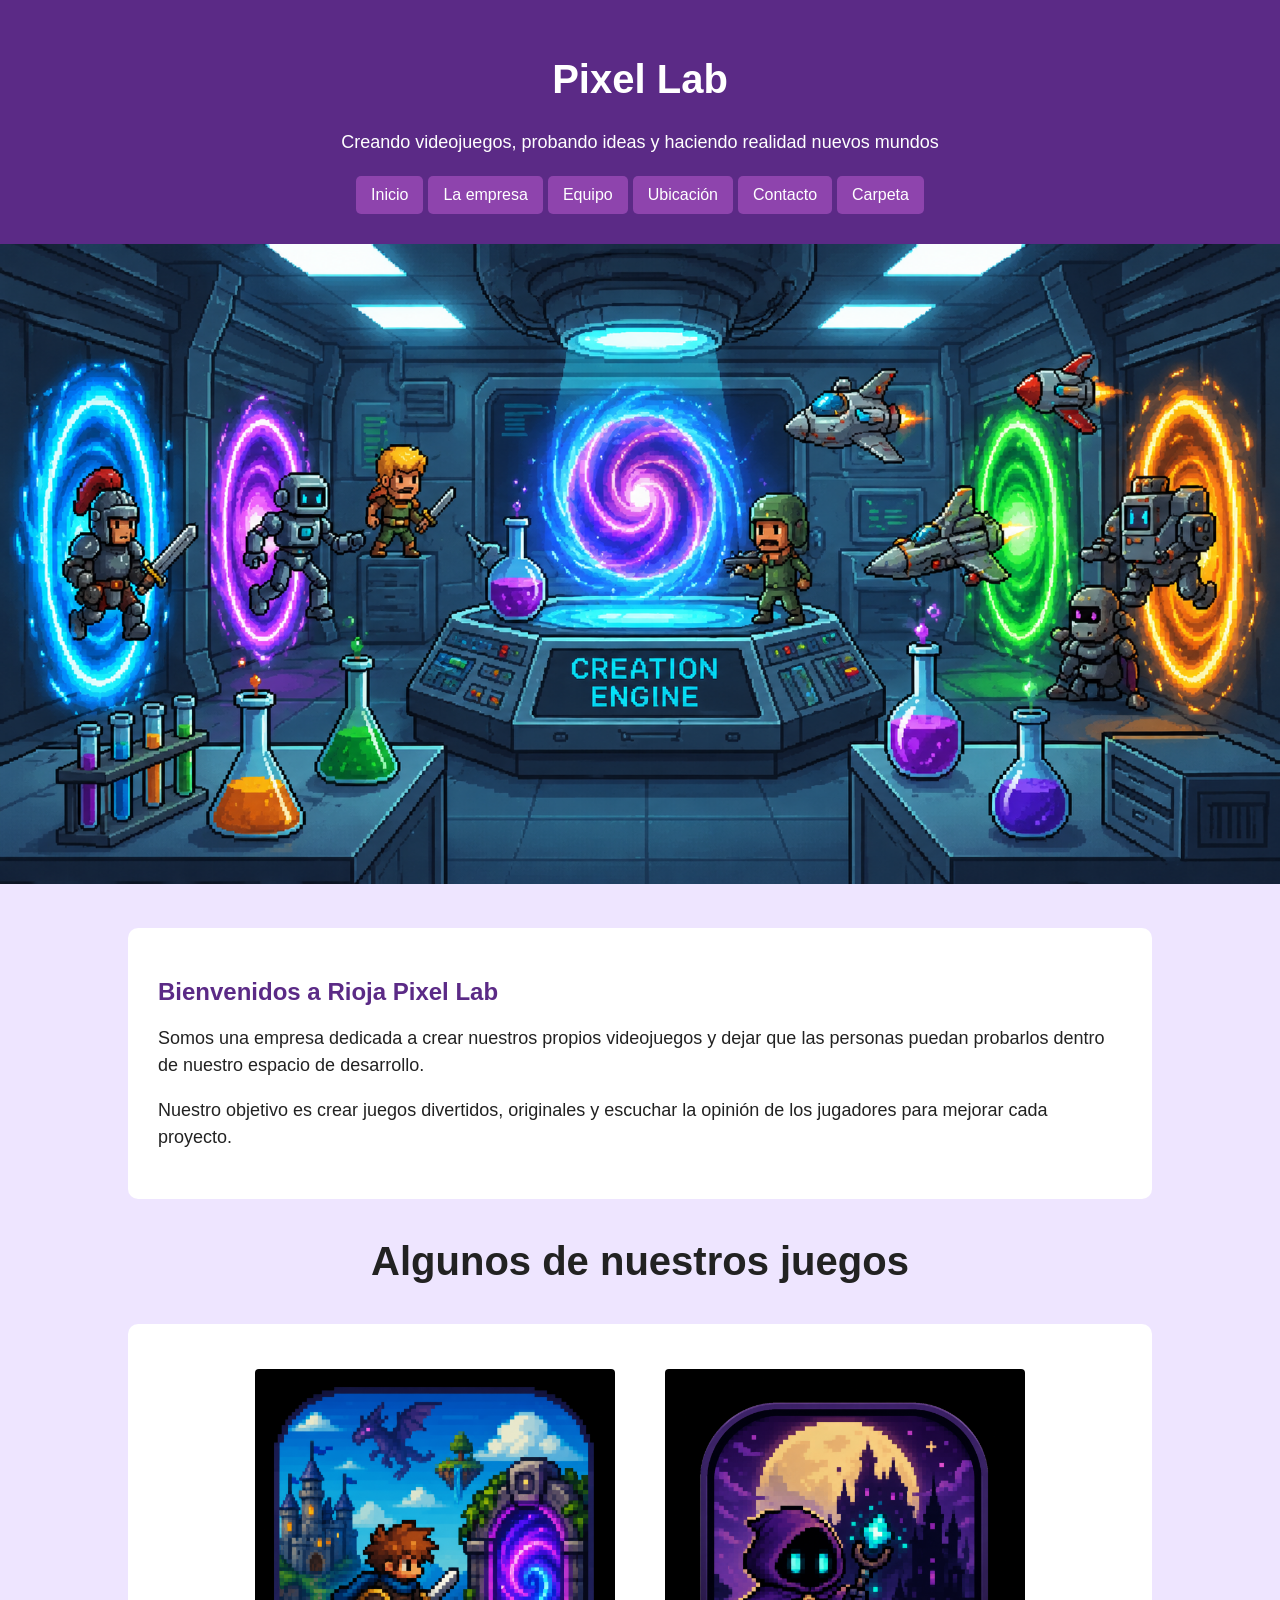
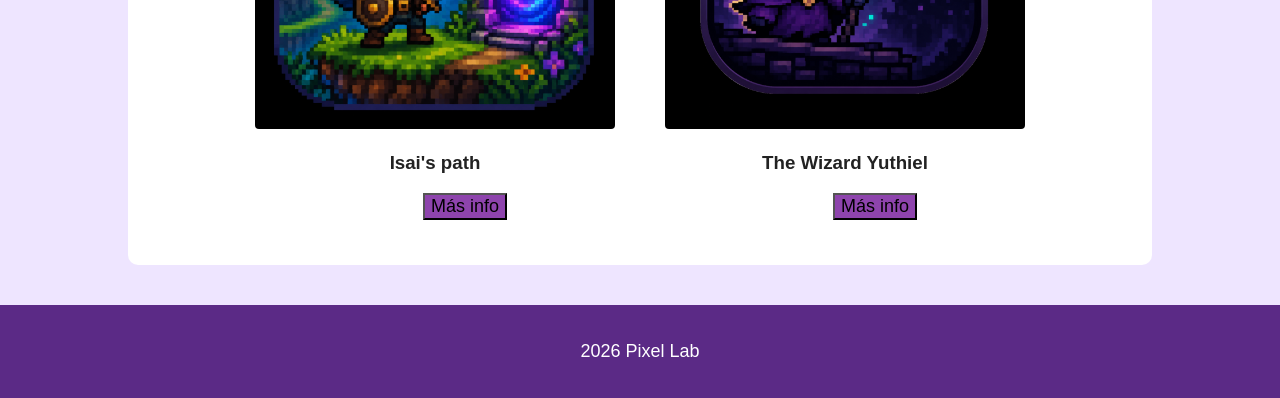
<file: index.html>
<!DOCTYPE html>
<html lang="es">

<head>
   <head>
<meta charset="UTF-8">
<meta name="viewport" content="width=device-width, initial-scale=1.0">
<title>Rioja Pixel Lab</title>
    <link rel="stylesheet" href="style.css">
</head>

<body>
<header>
<h1>Pixel Lab</h1>
<p>Creando videojuegos, probando ideas y haciendo realidad nuevos mundos</p>
<nav>
<a href="index.html">Inicio</a>
<a href="empresa.html">La empresa</a>
<a href="equipo.html">Equipo</a>
<a href="ubicacion.html">Ubicación</a>
<a href="contacto.html">Contacto</a>
<a href="carpeta.html">Carpeta</a>

</nav>
</header>

<img src="ko.png" class="imagen-principal" alt="">

<section>
<h2>Bienvenidos a Rioja Pixel Lab</h2>
<p>
Somos una empresa dedicada a crear nuestros propios videojuegos
y dejar que las personas puedan probarlos dentro de nuestro
espacio de desarrollo.
</p>
<p>
Nuestro objetivo es crear juegos divertidos, originales y escuchar
la opinión de los jugadores para mejorar cada proyecto.
</p>
</section>
<div  class="wesley"><h1>Algunos de nuestros juegos</h1></div>

<section>
<div class="contenedor-columnas">
  <div class="columna">
    <img src="portadajuego1.png"  alt="">
    <h3>Isai's path</h3>
    <a href="caminodeisa.html">
        <button class="tizi">
            Más info
        </button>
    </a>
  </div>

  <div class="columna">
    <img src="magordito.png" alt="Imagen 2">
    <h3>The Wizard Yuthiel</h3>
      <a href="">
        <button class="tizi">Más info</button>
    </a>
  </div>

</div>




</section>
<footer>
<p> 2026 Pixel Lab</p>
</footer>
</body>
</html>
</file>
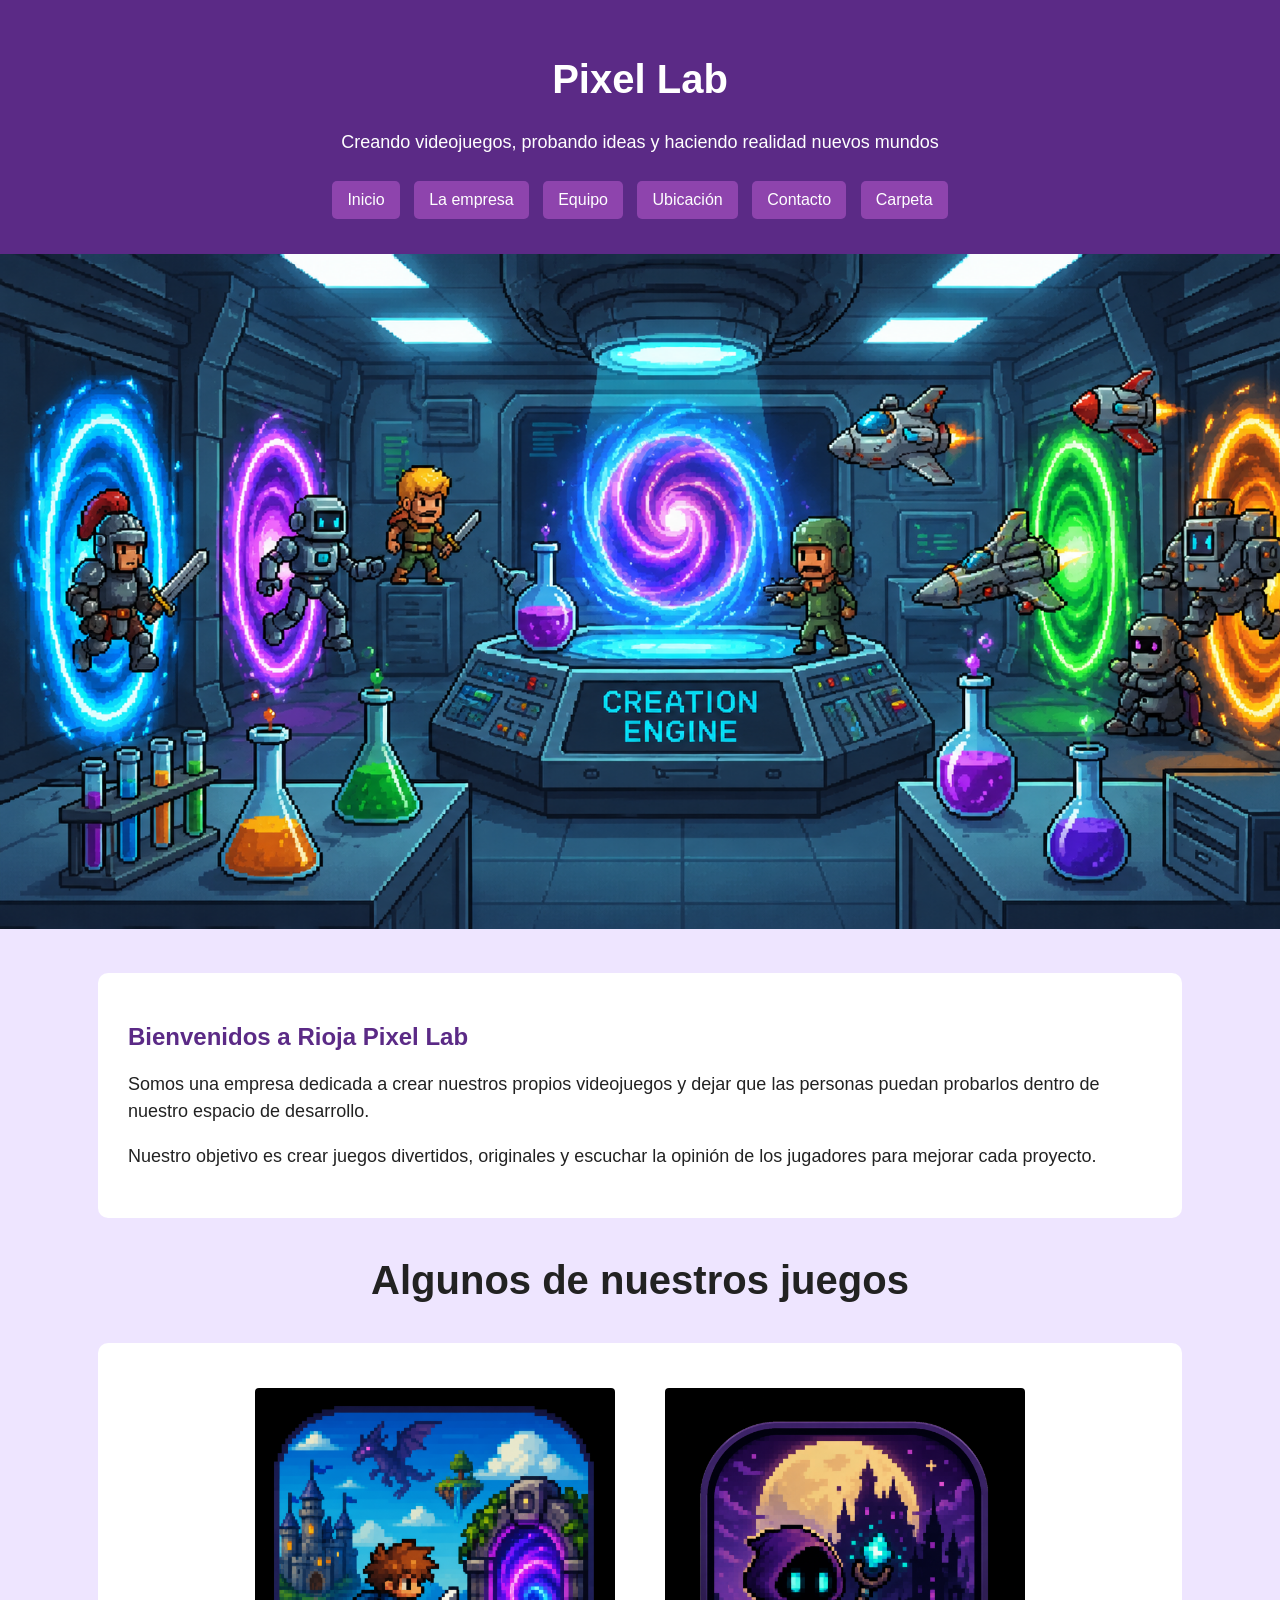
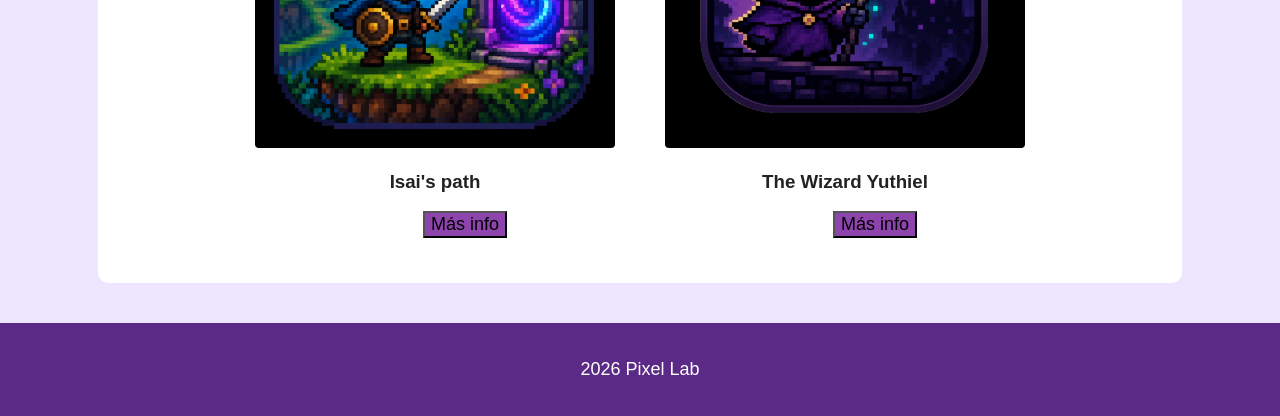
<file: Red/index.html>
<!DOCTYPE html>
<html lang="es">

<head>
    <meta charset="UTF-8">
    <title>Rioja Pixel Lab</title>
    <link rel="stylesheet" href="style.css">
</head>

<body>
<header>
<h1>Pixel Lab</h1>
<p>Creando videojuegos, probando ideas y haciendo realidad nuevos mundos</p>
<nav>
<a href="index.html">Inicio</a>
<a href="empresa.html">La empresa</a>
<a href="equipo.html">Equipo</a>
<a href="ubicacion.html">Ubicación</a>
<a href="contacto.html">Contacto</a>
<a href="carpeta.html">Carpeta</a>

</nav>
</header>

<img src="ko.png" width="1351px" alt="">

<section>
<h2>Bienvenidos a Rioja Pixel Lab</h2>
<p>
Somos una empresa dedicada a crear nuestros propios videojuegos
y dejar que las personas puedan probarlos dentro de nuestro
espacio de desarrollo.
</p>
<p>
Nuestro objetivo es crear juegos divertidos, originales y escuchar
la opinión de los jugadores para mejorar cada proyecto.
</p>
</section>
<div  class="wesley"><h1>Algunos de nuestros juegos</h1></div>

<section>
<div class="contenedor-columnas">
  <div class="columna">
    <img src="portadajuego1.png"  alt="">
    <h3>Isai's path</h3>
    <a href="caminodeisa.html">
        <button class="tizi">
            Más info
        </button>
    </a>
  </div>

  <div class="columna">
    <img src="magordito.png" alt="Imagen 2">
    <h3>The Wizard Yuthiel</h3>
      <a href="">
        <button class="tizi">Más info</button>
    </a>
  </div>

</div>




</section>
<footer>
<p> 2026 Pixel Lab</p>
</footer>
</body>
</html>
</file>
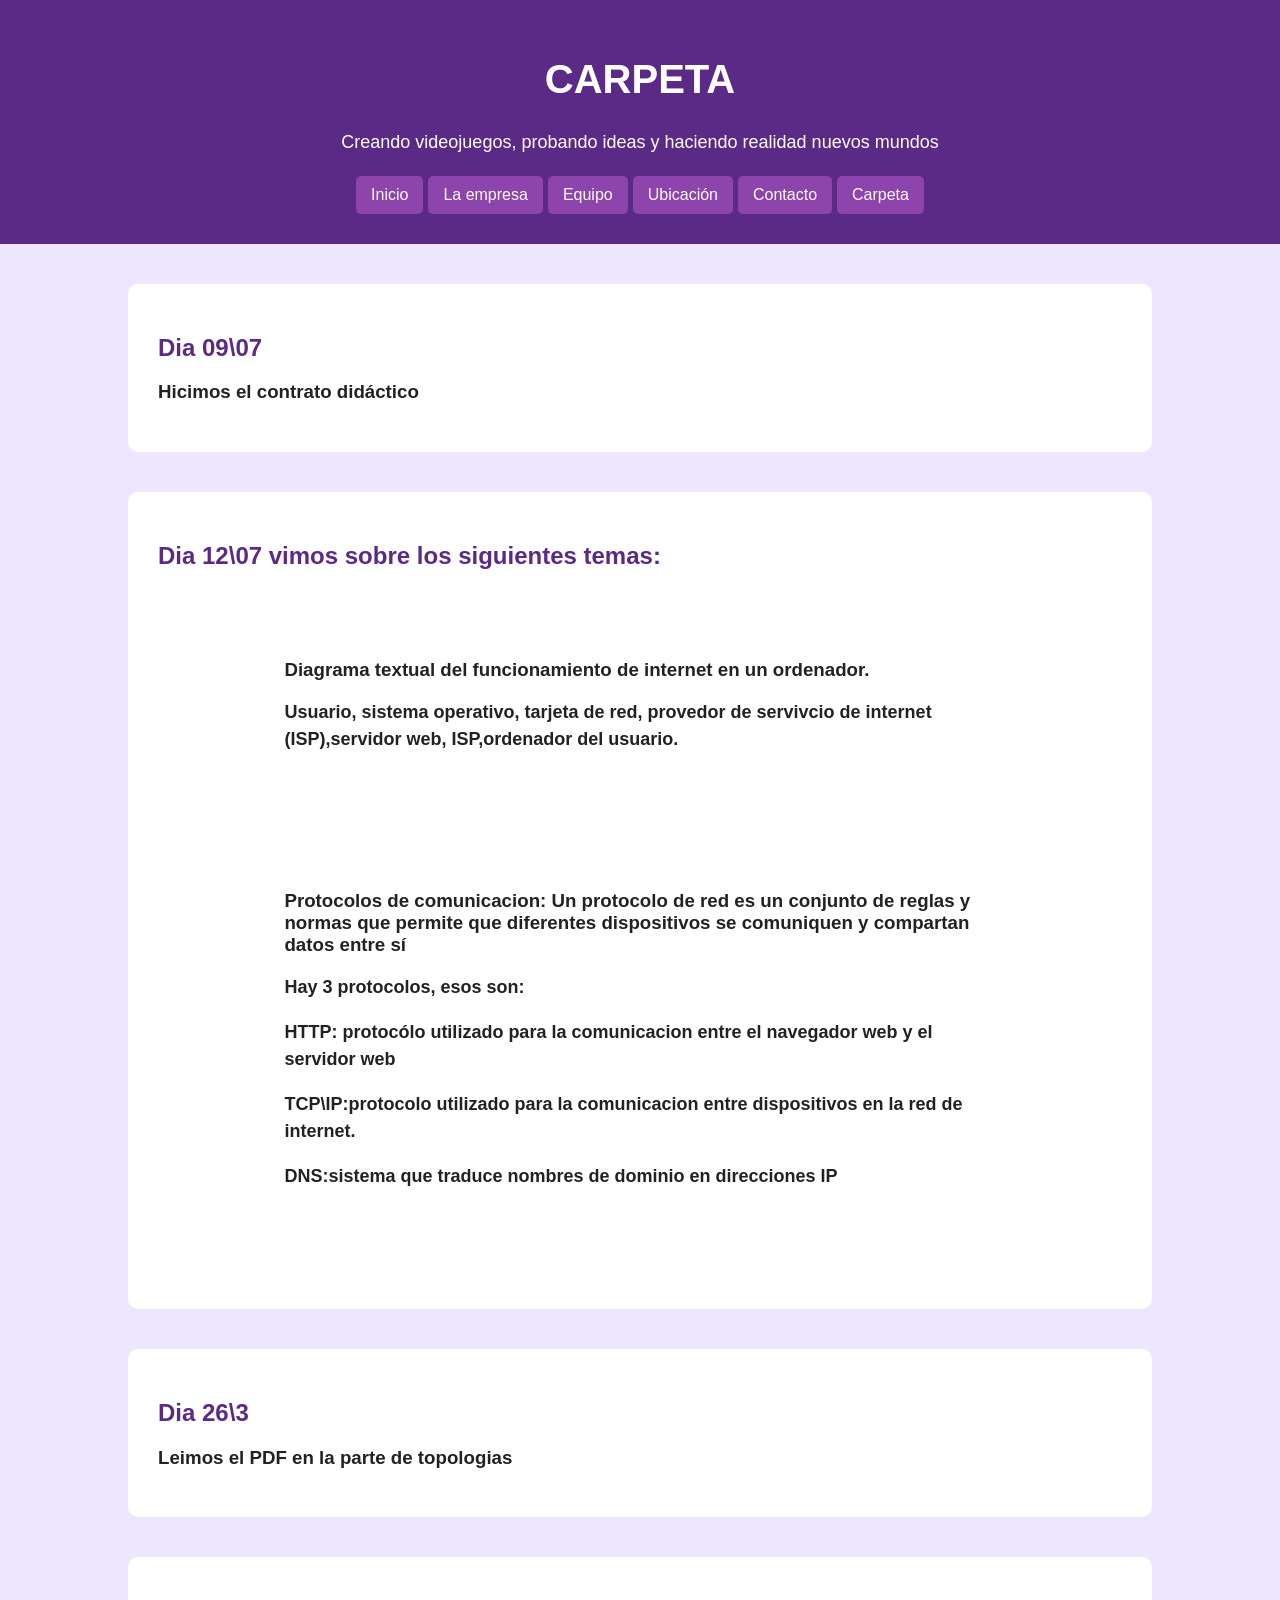
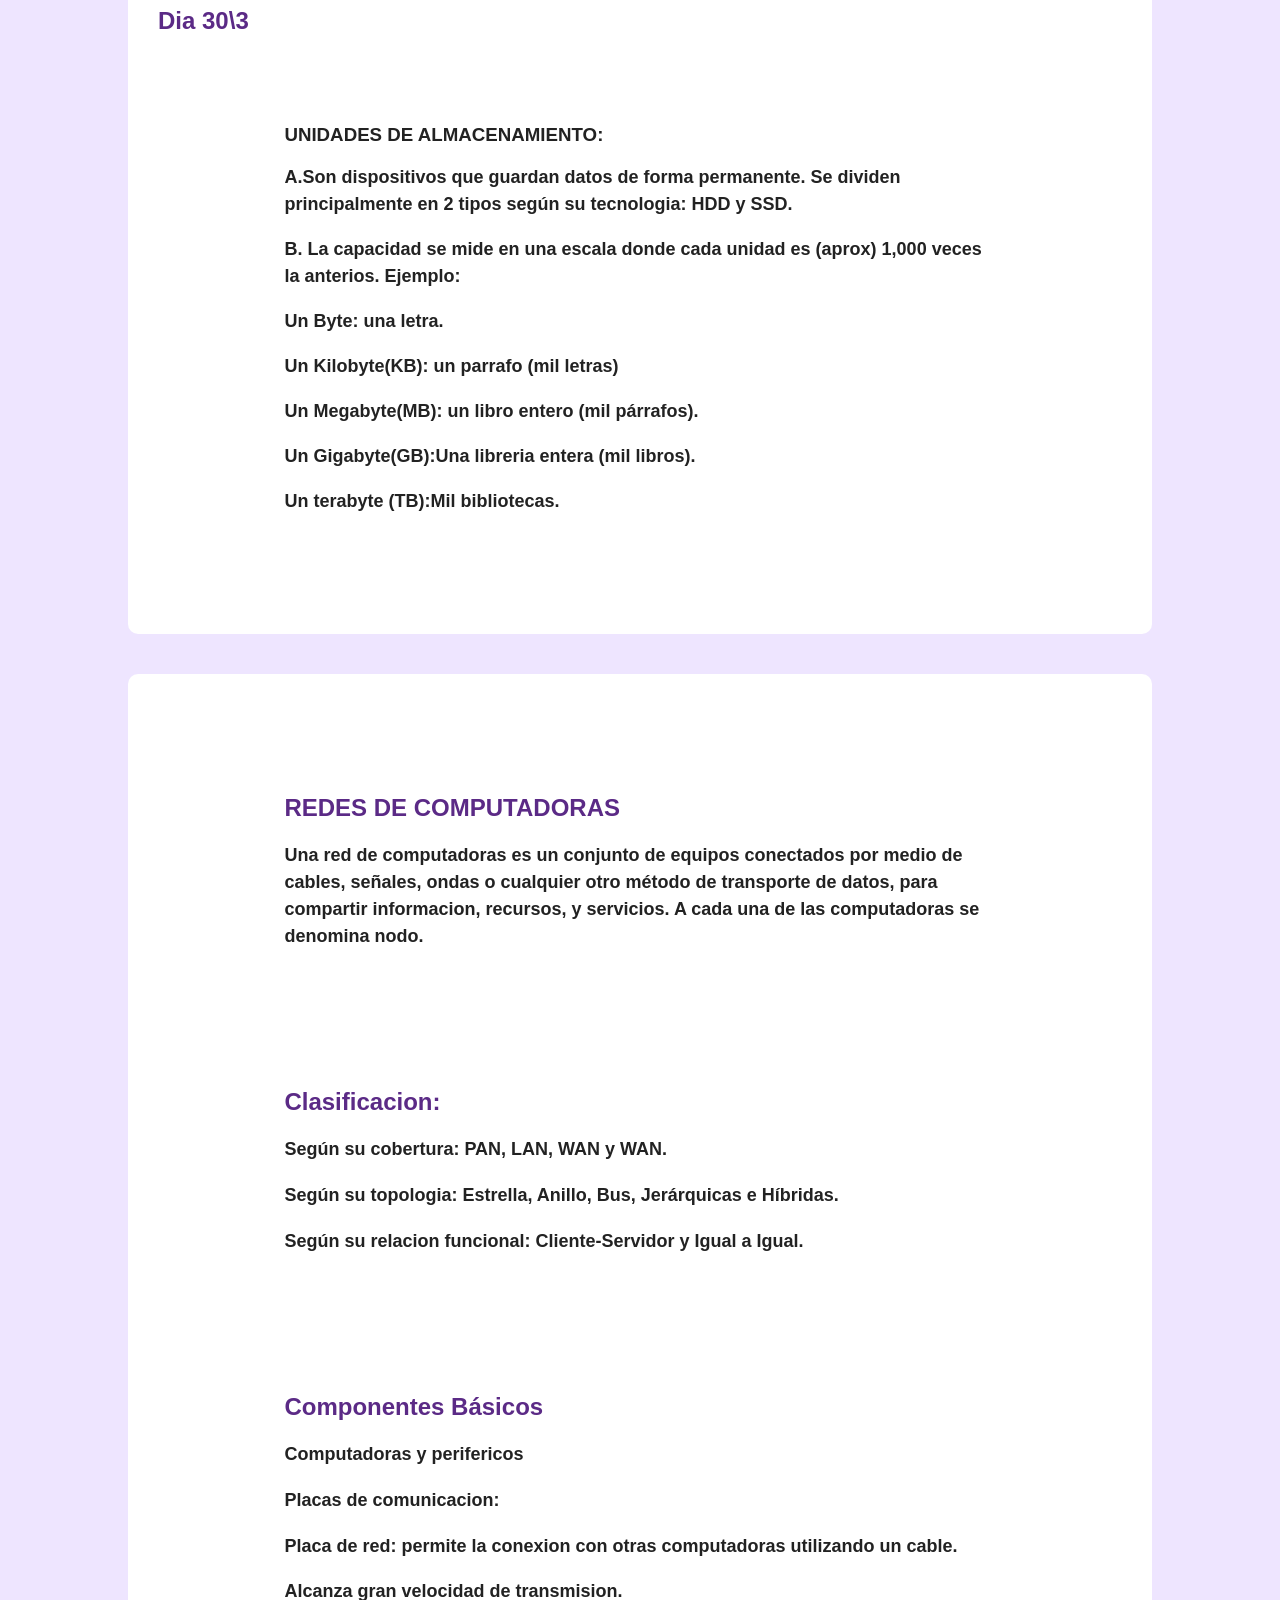
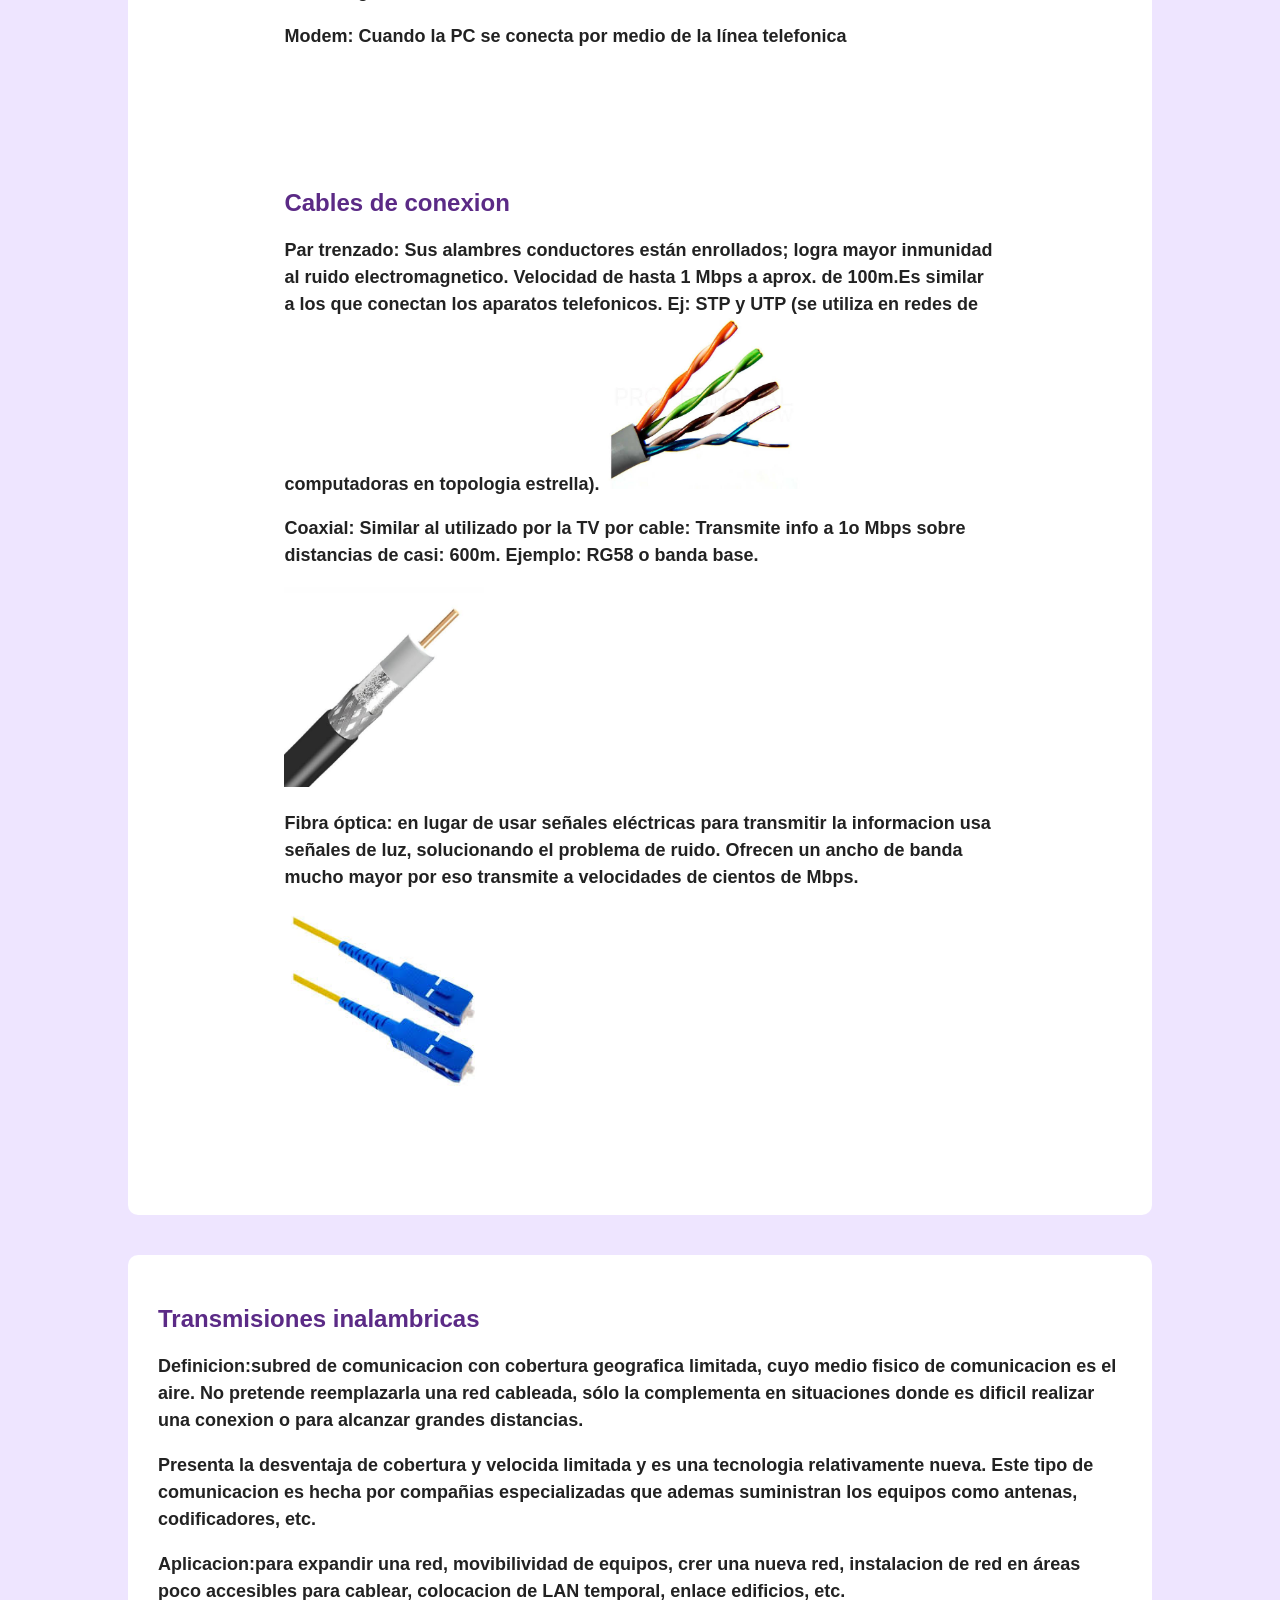
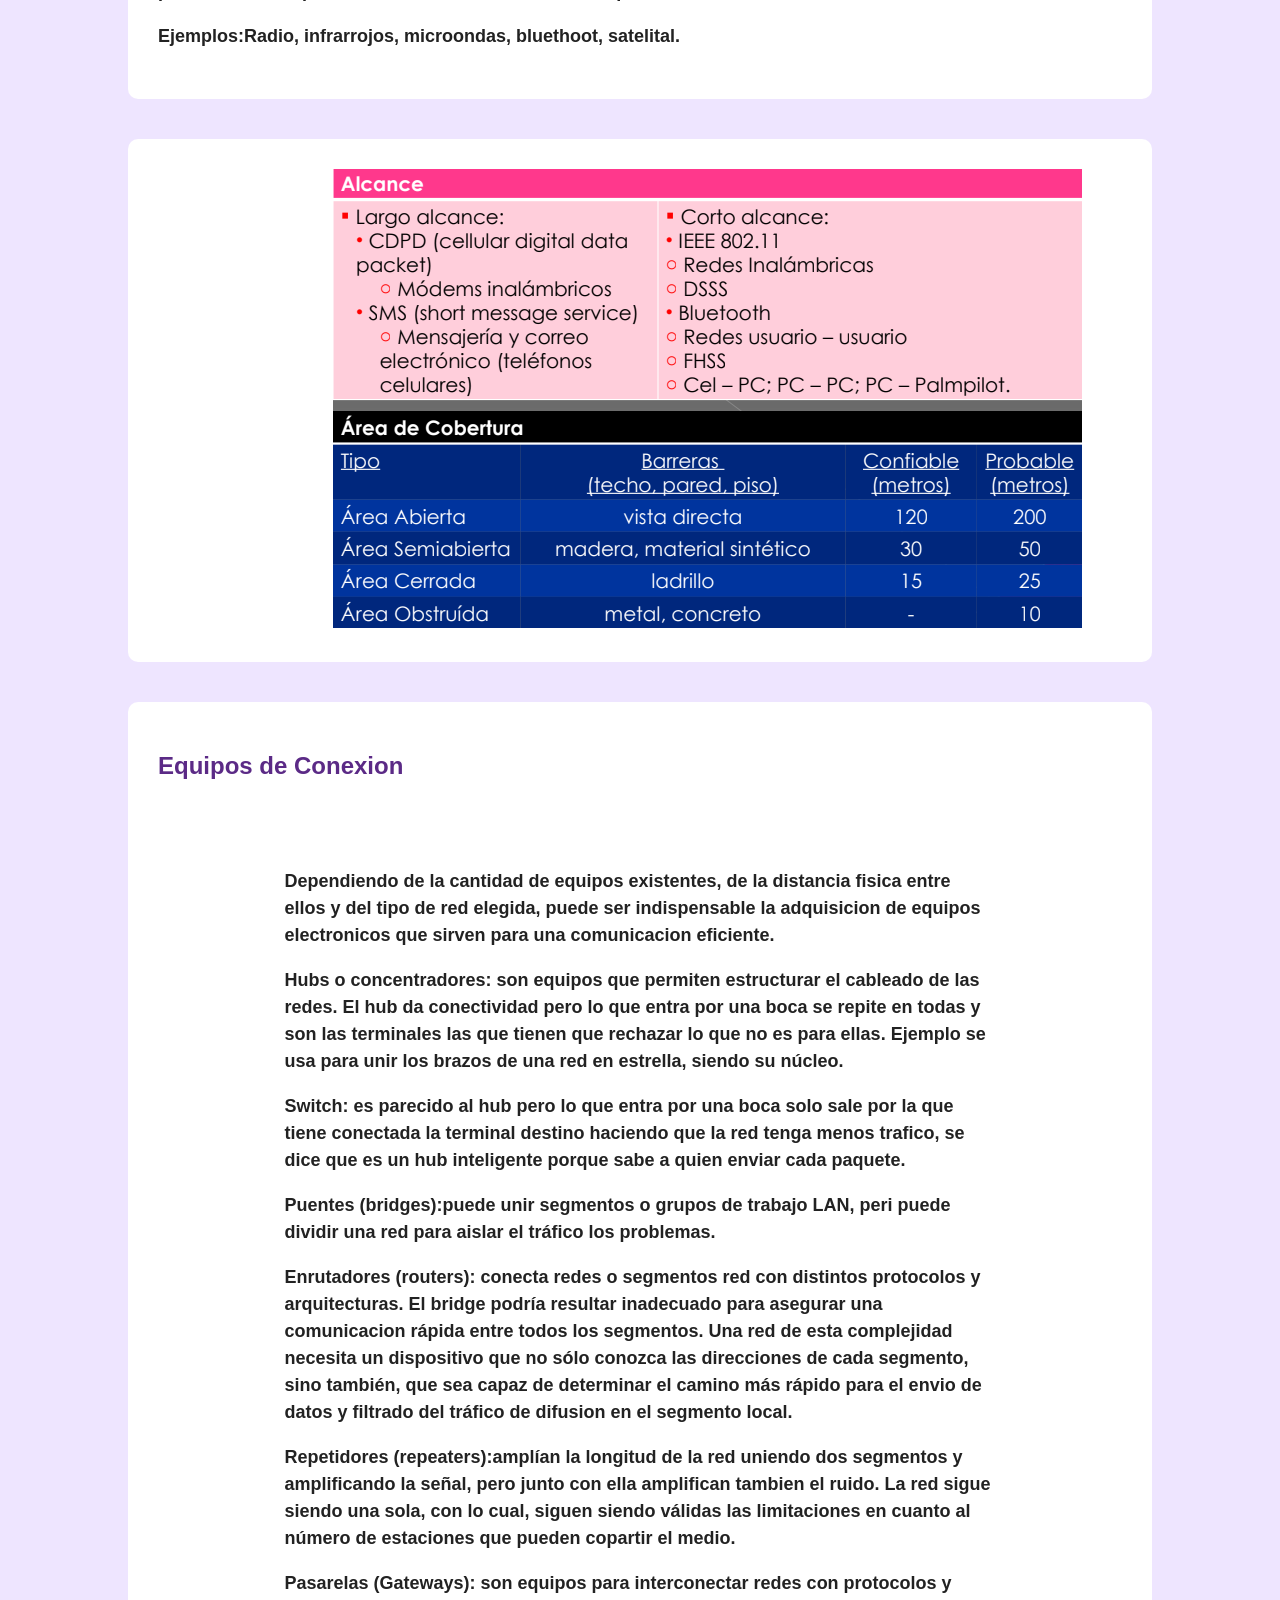
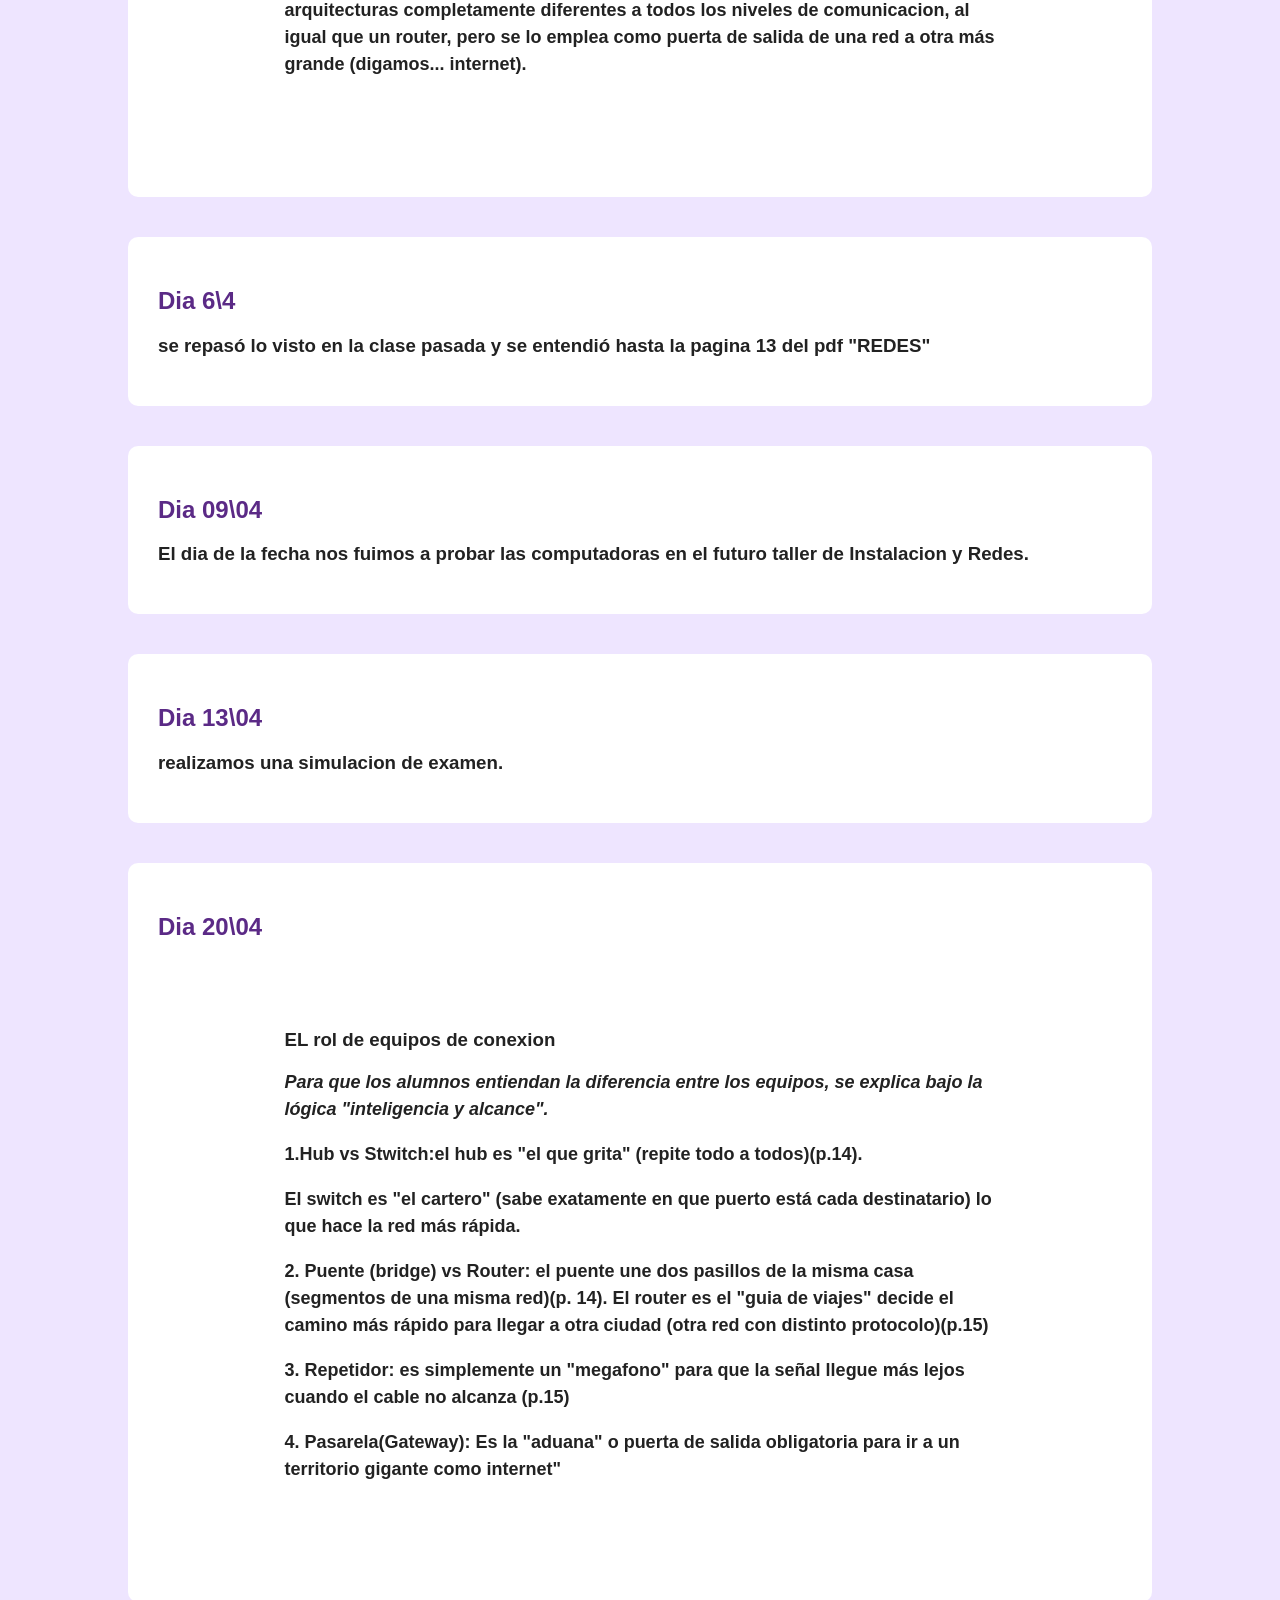
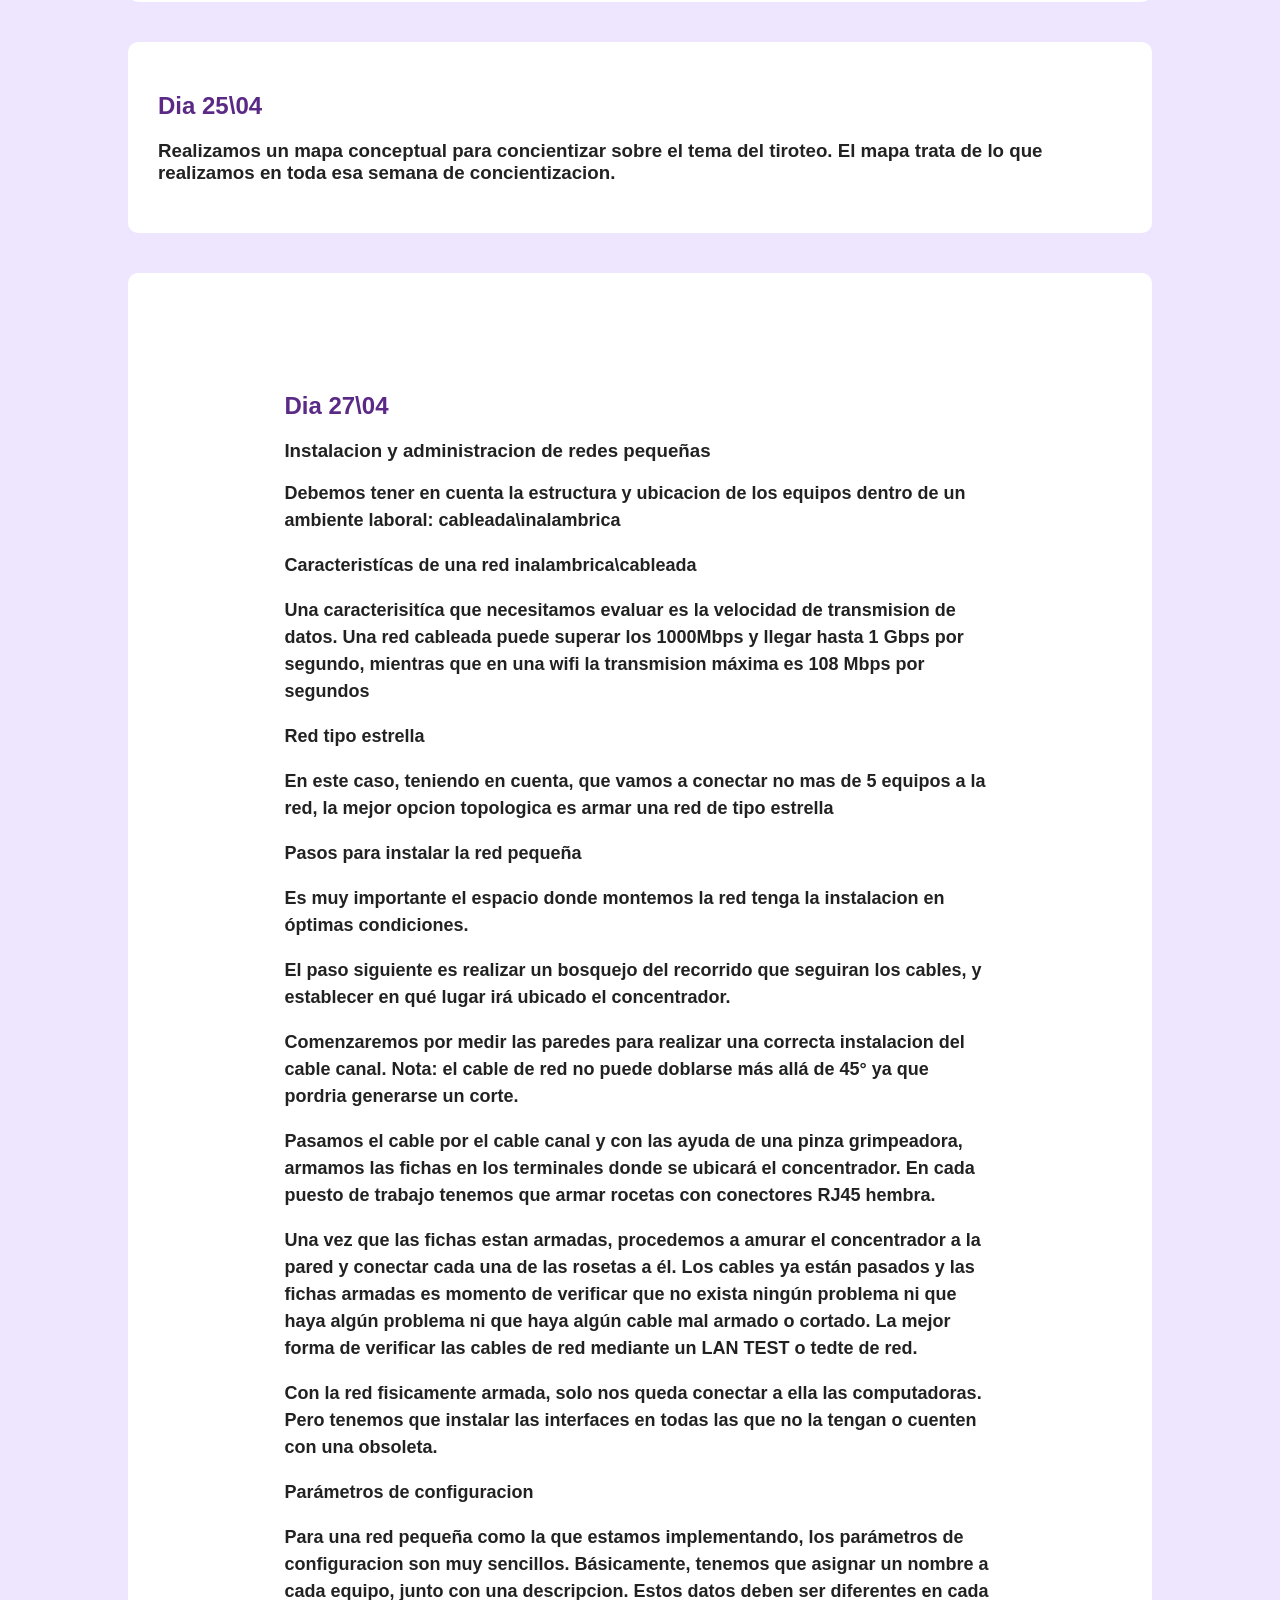
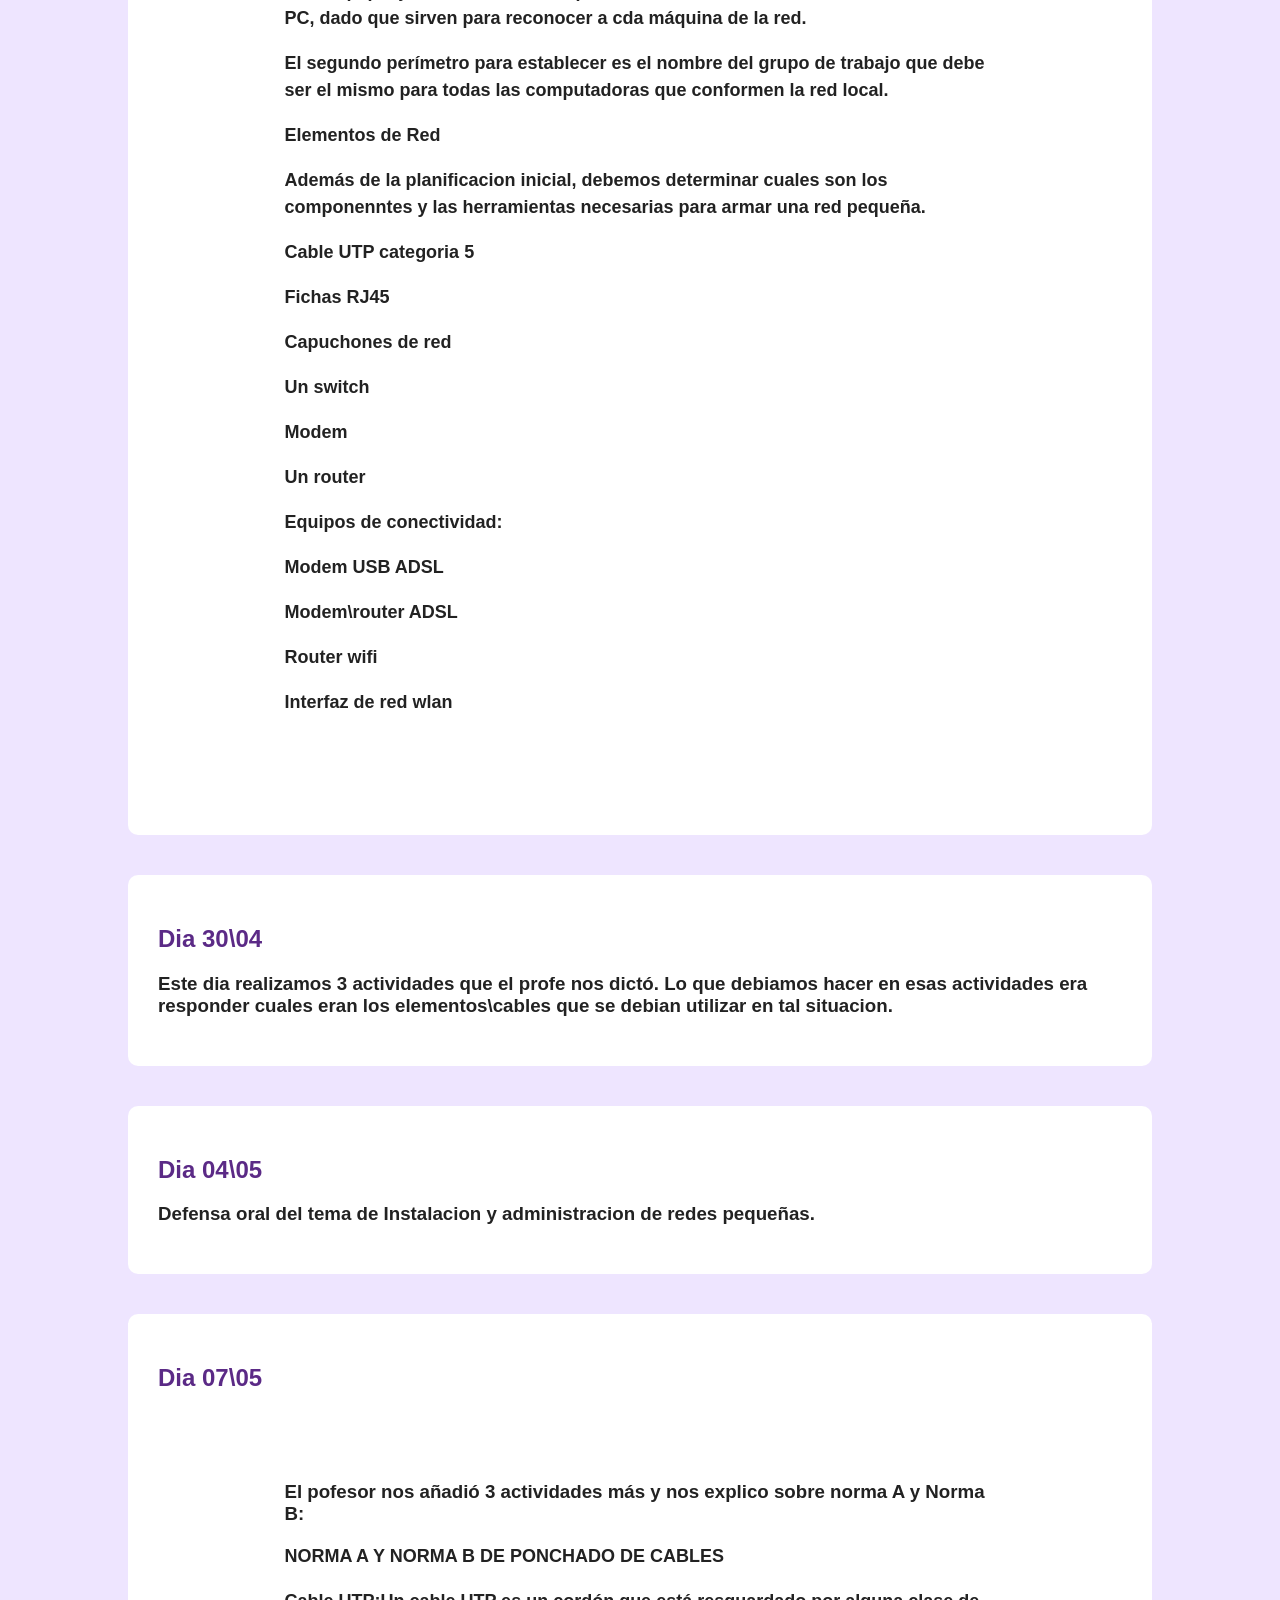
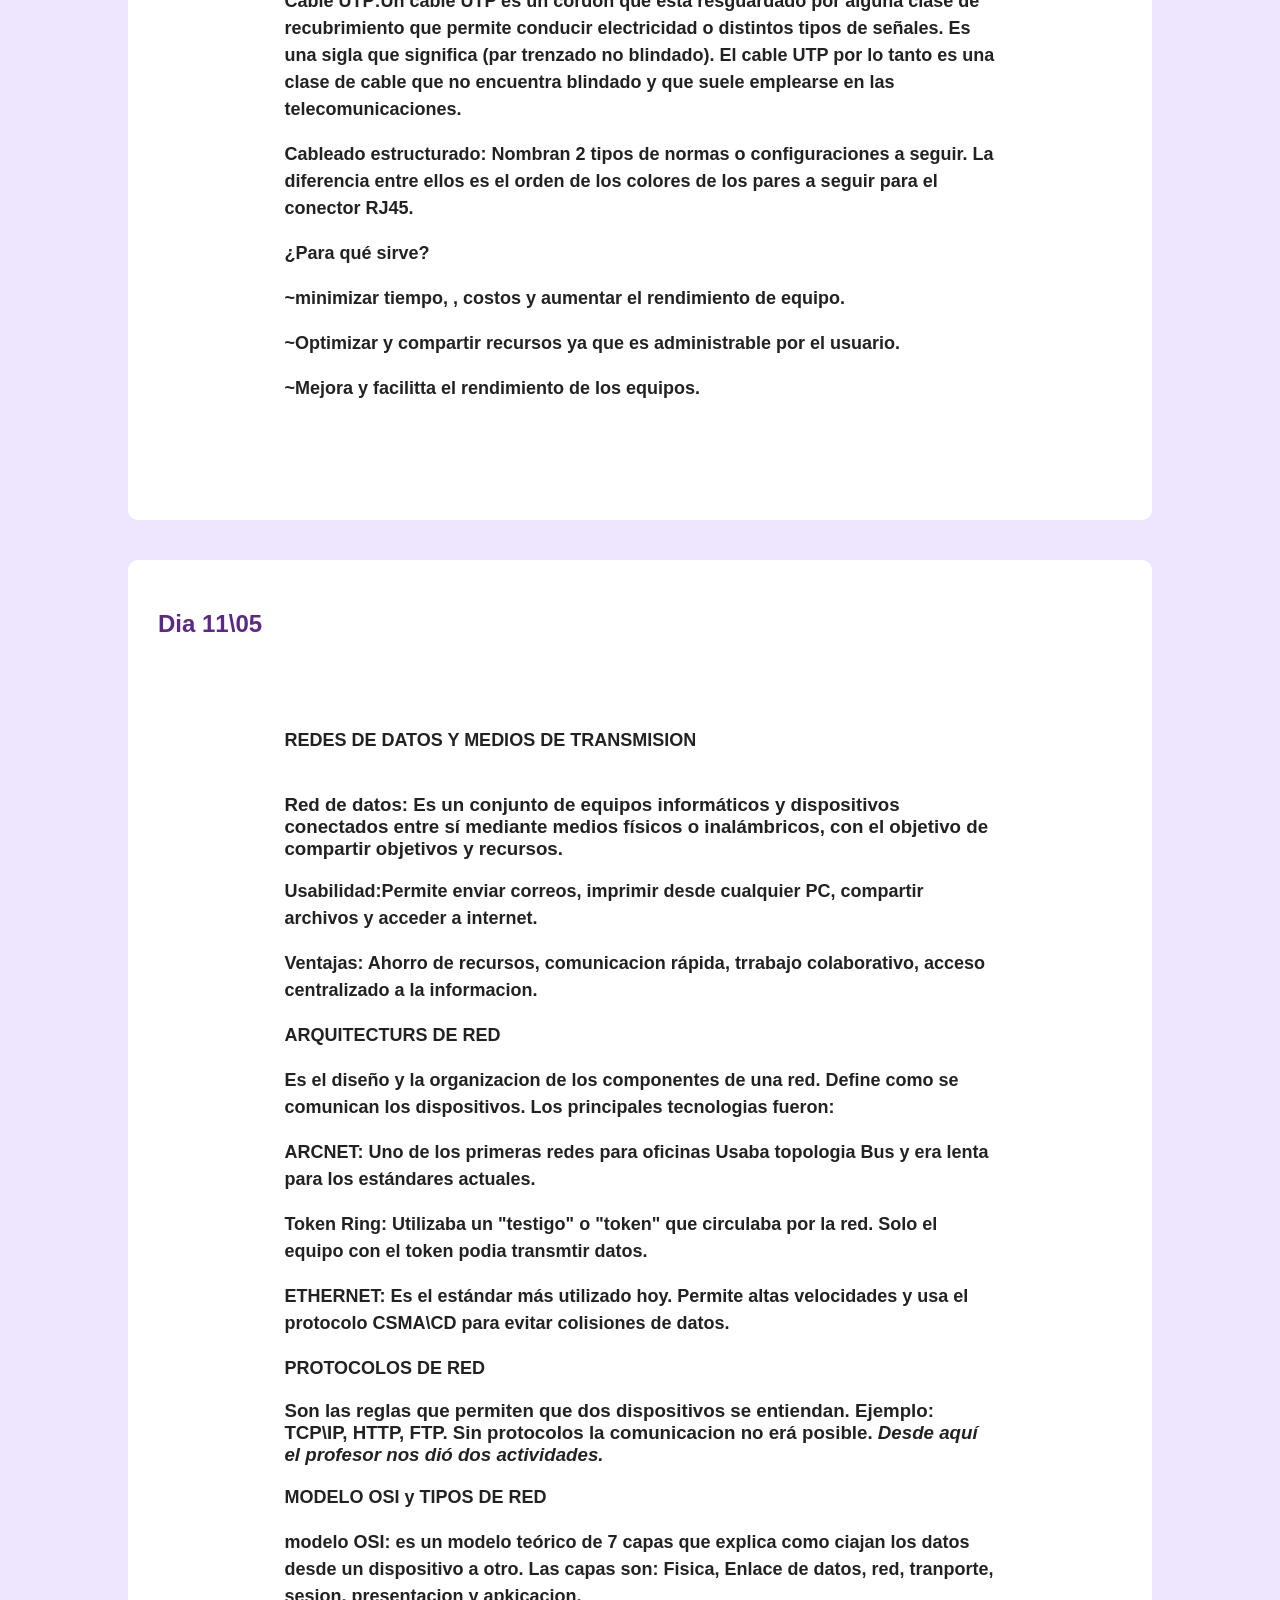
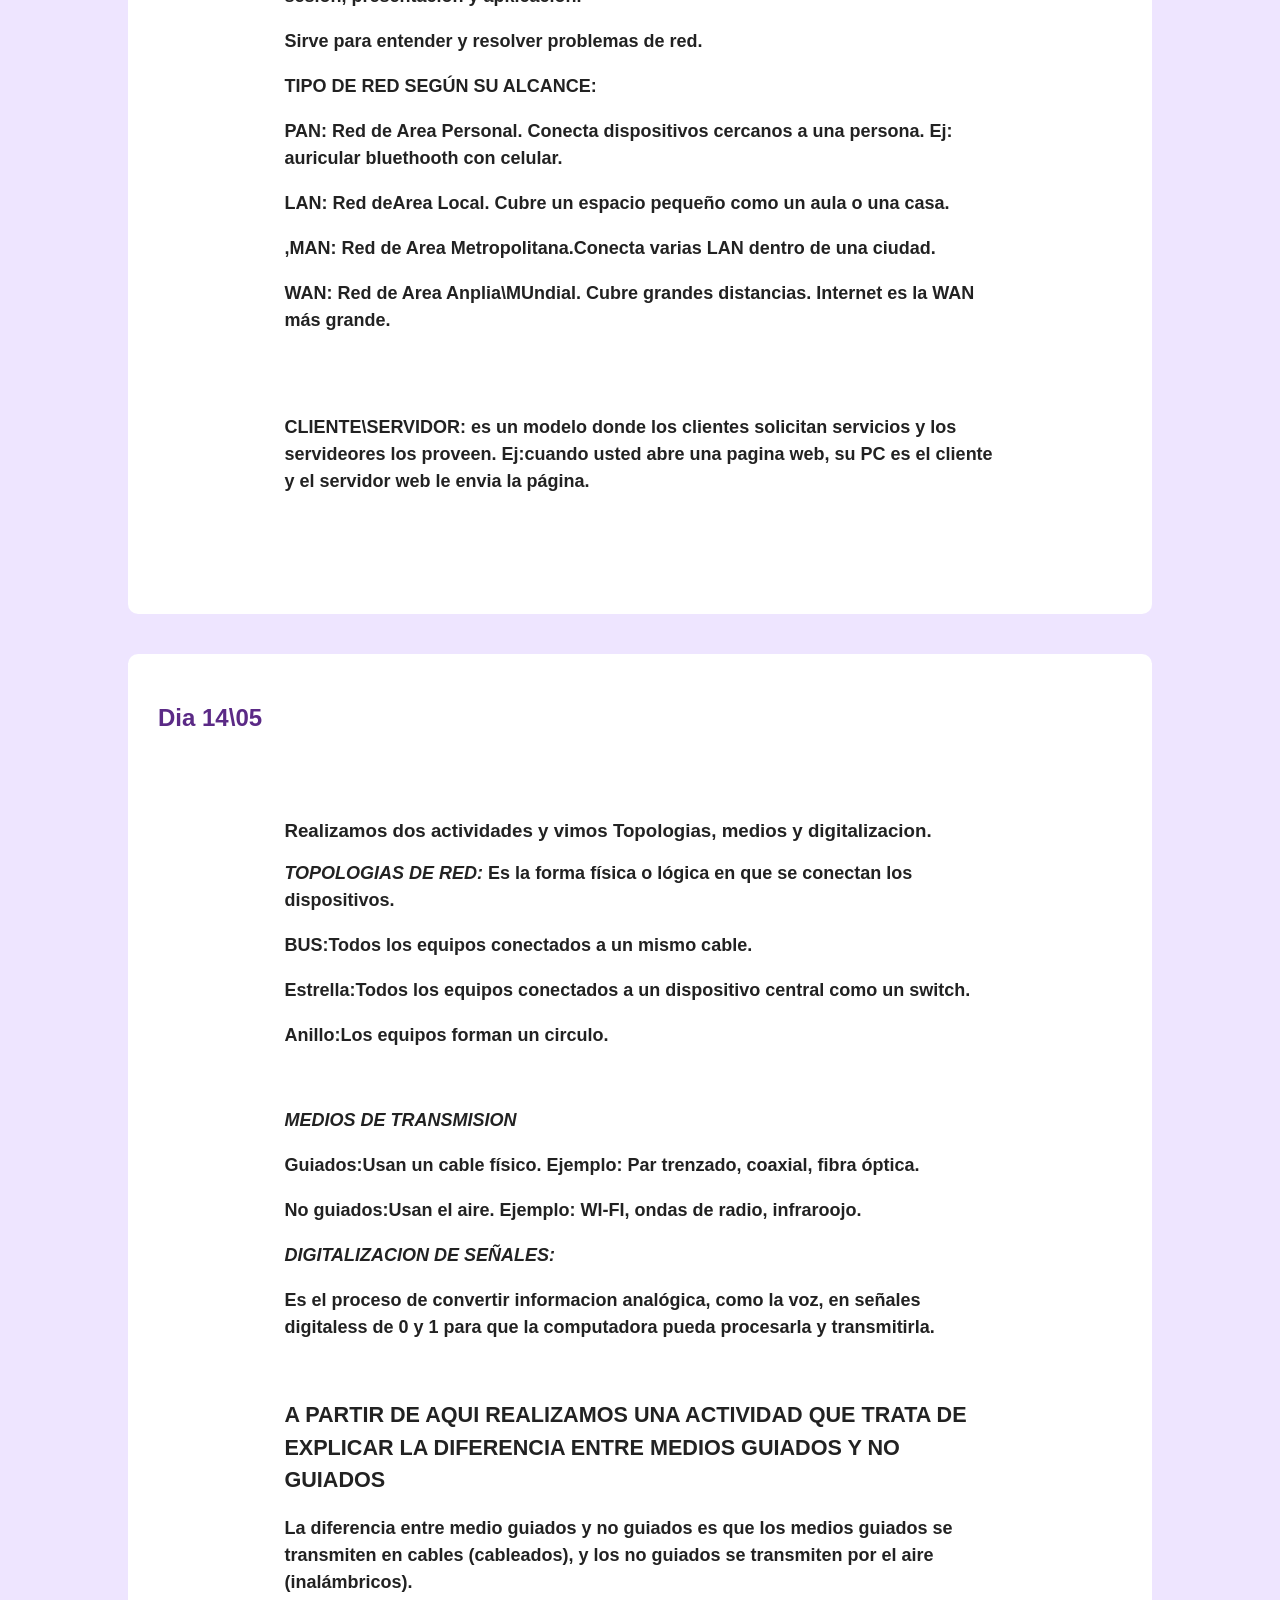
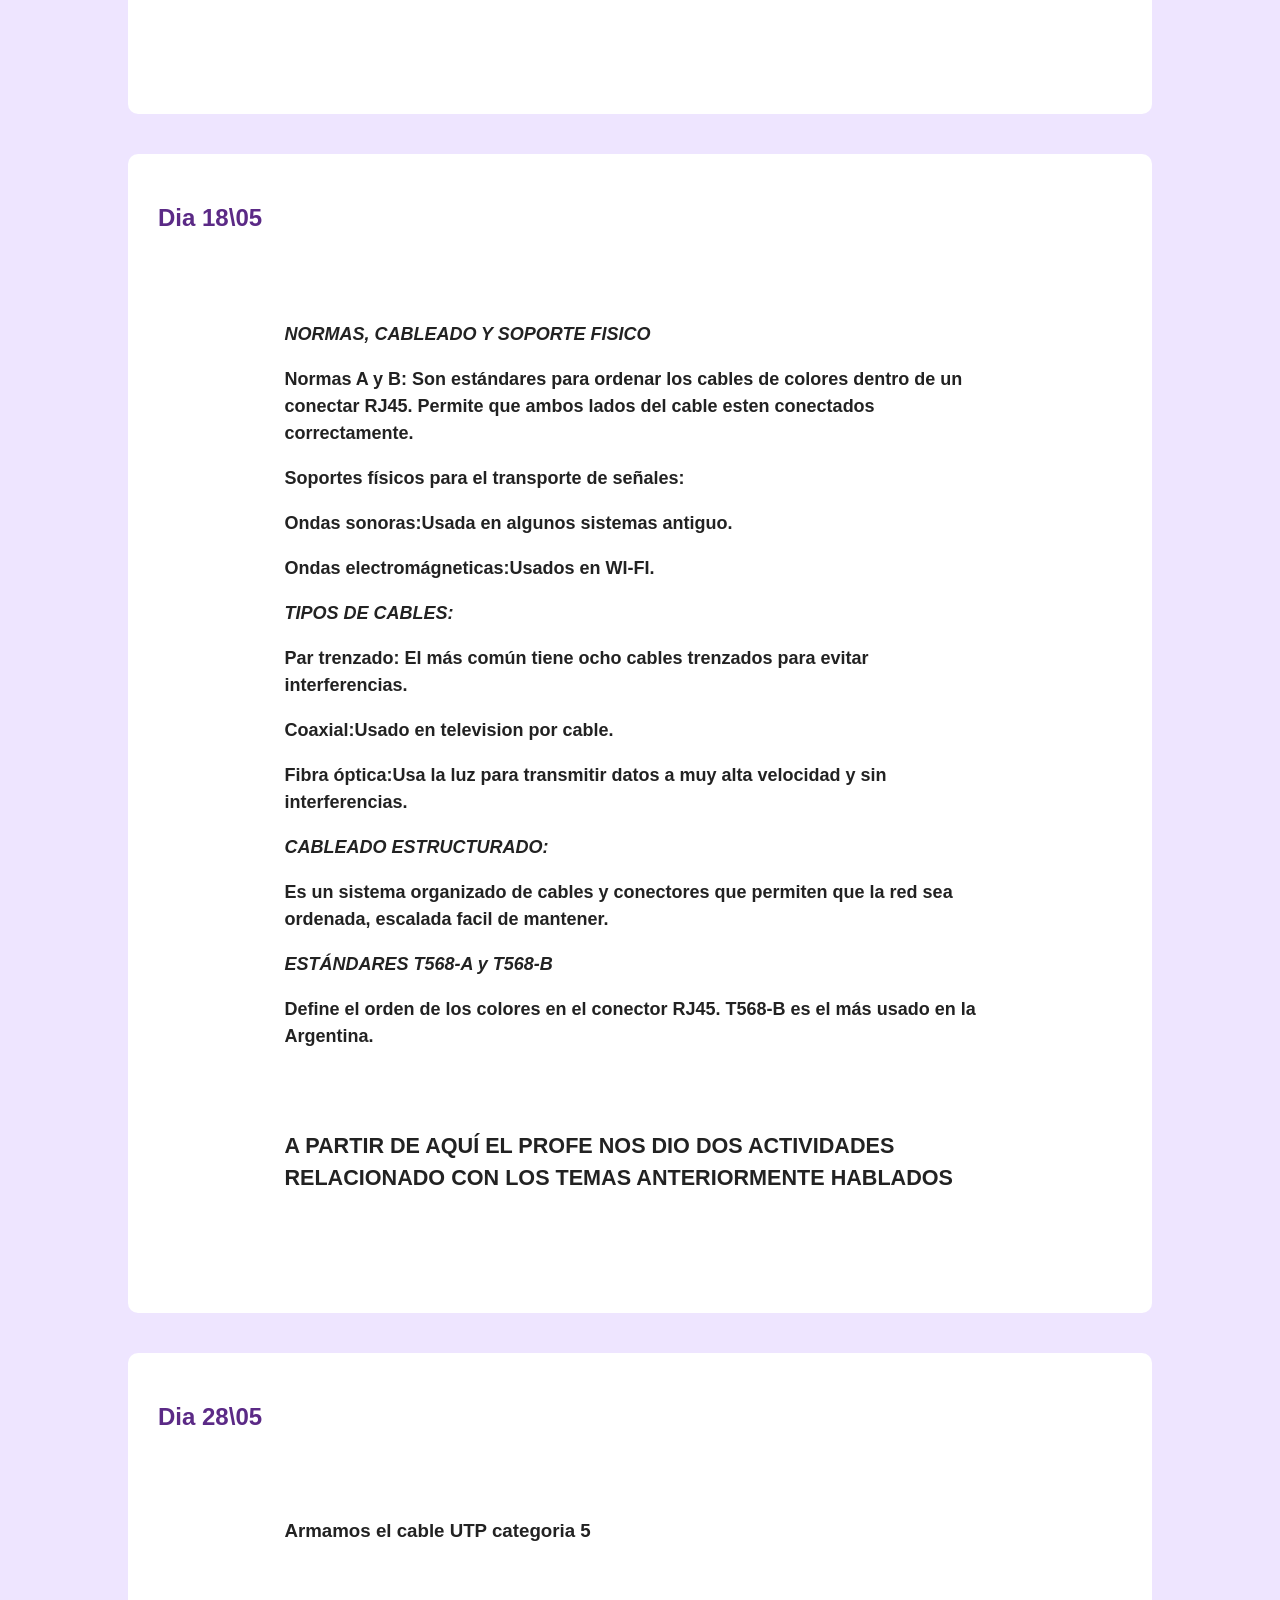
<file: carpeta.html>
<!DOCTYPE html>
<html lang="en">
<head>
  <head>
<meta charset="UTF-8">
<meta name="viewport" content="width=device-width, initial-scale=1.0">
<title>Rioja Pixel Lab</title>
     <link rel="stylesheet" href="style.css">
     
</head>
<body>
    
   
    <header>
<h1>CARPETA</h1>
<p>Creando videojuegos, probando ideas y haciendo realidad nuevos mundos</p>
<nav>
<a href="index.html">Inicio</a>
<a href="empresa.html">La empresa</a>
<a href="equipo.html">Equipo</a>
<a href="ubicacion.html">Ubicación</a>
<a href="contacto.html">Contacto</a>
<a href="carpeta.html">Carpeta</a>
</nav>
</header>

<section>

    <h2>Dia 09\07</h2>
    <h3>Hicimos el contrato didáctico</h3>

</section>

<section>

<h2>Dia 12\07 vimos sobre los siguientes temas:</h2>

<section>
    <h3>Diagrama textual del funcionamiento de internet en un ordenador. <p>Usuario, sistema operativo, tarjeta de red, provedor de servivcio de internet (ISP),servidor web, ISP,ordenador del usuario.</p> </h3>
</section>

<section>
    <h3>Protocolos de comunicacion:
        
    Un protocolo de red es un conjunto de reglas y normas que permite que diferentes dispositivos se comuniquen y compartan datos entre sí<p> Hay 3 protocolos, esos son: <p>HTTP: protocólo utilizado para la comunicacion entre el navegador web y el servidor web</p></p> <p>TCP\IP:protocolo utilizado para
    la comunicacion entre dispositivos en la red de internet. <P>DNS:sistema que traduce nombres de dominio en direcciones IP</P>
</p></h3>
</section>
</section>

<section>
    <h2> Dia 26\3</h2>
    <h3> Leimos el PDF en la parte de topologias</h3>
</section>

<section>
    <h2>Dia 30\3</h2>
    
<section>
    <h3>UNIDADES DE ALMACENAMIENTO: <p>A.Son dispositivos que guardan datos de forma permanente. Se dividen principalmente en 2 tipos según su tecnologia: HDD y SSD.</p> 
        <p>B. La capacidad se mide en una escala donde cada unidad es (aprox) 1,000 veces la anterios. Ejemplo:
            <p>Un Byte: una letra. </p>
            <p>Un Kilobyte(KB): un parrafo (mil letras)</p>
            <p>Un Megabyte(MB): un libro entero (mil párrafos).</p>
             <p>Un Gigabyte(GB):Una libreria entera (mil libros).</p>
             <p>Un terabyte (TB):Mil bibliotecas.</p>
    </h3> 
</section>
</section>


<section>
    <section>
        <h2>REDES DE COMPUTADORAS</h2>
    <h3>
        <P>Una red de computadoras es un conjunto de equipos conectados por medio de cables, señales, ondas o cualquier otro método de transporte
            de datos, para compartir informacion, recursos, y servicios. A cada una de las computadoras se denomina nodo.
        </P>    
    </h3>
</section>
<section>
    <h2>Clasificacion: </h2>
<h3><p>Según su cobertura: PAN, LAN, WAN y WAN. </p></h3>
<h3><p>Según su topologia: Estrella, Anillo, Bus, Jerárquicas e Híbridas. </p></h3>
<h3><p>Según su relacion funcional: Cliente-Servidor y Igual a Igual.</p></h3>
</section>

<section><h2>Componentes Básicos</h2>
<h3><p>Computadoras y perifericos</p></h3>
<h3><p><b>Placas de comunicacion:</b></p></h3>
<h3><p>Placa de red: permite la conexion con otras computadoras utilizando un cable. <p>Alcanza gran velocidad de transmision.</p></p></h3>
<h3><p>Modem: Cuando la PC se conecta por medio de la línea telefonica</p></h3>
</section>
 <section>
   <h2>Cables de conexion</h2>
   <h3>
    <p>
      <b>Par trenzado:</b> Sus alambres conductores están enrollados; logra mayor inmunidad al ruido electromagnetico. Velocidad 
      de hasta 1 Mbps a aprox. de 100m.Es similar a los que conectan los aparatos telefonicos. Ej: STP y UTP (se utiliza en redes de computadoras en topologia estrella).
     <img src="par trenzado.jfif" width="200px">
      <p> <b>Coaxial:</b> Similar al utilizado por la TV por cable: Transmite info a 1o Mbps sobre distancias de casi: 600m.
    Ejemplo: RG58 o banda base.</p>
    <img src="coaxial.jfif" width="200px" alt="">
    <p><b>Fibra óptica:</b> en lugar de usar señales eléctricas para transmitir la informacion usa señales de luz, solucionando el problema de ruido. Ofrecen un ancho de banda 
    mucho mayor por eso transmite a velocidades de cientos de Mbps.
    </p> <img src="fibra optica.jfif"  width="200px">
   </p>
   </h3>
 </section>
</section>
 <section> 

    <h2>Transmisiones inalambricas</h2>
    <h3><p><b>Definicion:</b>subred de comunicacion con cobertura geografica limitada, cuyo medio fisico de comunicacion es el aire. 
        No pretende reemplazarla una red cableada, sólo la complementa en situaciones donde es dificil realizar una conexion o para alcanzar grandes distancias.</p>
    <p>Presenta la desventaja de cobertura y velocida limitada y es una tecnologia relativamente nueva. Este tipo de comunicacion es hecha por compañias especializadas que ademas suministran los equipos como antenas, codificadores, etc.</p>
 <p><b>Aplicacion:</b>para expandir una red, movibilividad de equipos, crer una nueva red, instalacion de red en áreas poco accesibles para cablear, colocacion de LAN temporal, enlace edificios, etc.</p>
 <p><b>Ejemplos:</b>Radio, infrarrojos, microondas, bluethoot, satelital.</p>
</h3>
</section>
 
<section>
   <div style="margin-left: 175px;"> <img src="CUADRO .png" alt=""></div>
</section>

<section>
    <h2>Equipos de Conexion</h2>
 <section>   <h3>
        <p>Dependiendo de la cantidad de equipos existentes, de la distancia fisica entre ellos y del tipo de red elegida, puede ser indispensable la adquisicion de equipos electronicos que sirven para una comunicacion eficiente.</p>
        <p><b>Hubs o concentradores:</b> son equipos que permiten estructurar el cableado de las redes. El hub da conectividad pero lo que entra por una boca se repite en todas y son las terminales las que tienen que rechazar lo que no es para ellas. Ejemplo se usa para unir los brazos de una red en estrella, siendo su núcleo.</p>
        <p><b>Switch:</b> es parecido al hub pero lo que entra por una boca solo sale por la que tiene conectada la terminal destino haciendo que la red tenga menos trafico, se dice que es un hub inteligente porque sabe a quien enviar cada paquete.</p>
        <p><b>Puentes (bridges):</b>puede unir segmentos o grupos de trabajo LAN, peri puede dividir una red para aislar el tráfico los problemas.</p>
        <p><b>Enrutadores (routers): </b> conecta redes o segmentos red con distintos protocolos y arquitecturas. El bridge podría resultar inadecuado para asegurar una comunicacion rápida entre todos los segmentos. Una red de esta complejidad necesita un dispositivo que no sólo conozca las direcciones de cada segmento, sino también, que sea capaz de determinar el camino más rápido para el envio de datos y filtrado del tráfico de difusion en el segmento local.</p>
        <p><b>Repetidores (repeaters):</b>amplían la longitud de la red uniendo dos segmentos y amplificando la señal, pero junto con ella amplifican tambien el ruido. La red sigue siendo una sola, con lo cual, siguen siendo válidas las limitaciones en cuanto al número de estaciones que pueden copartir el medio.</p>
        <p><b>Pasarelas (Gateways):</b> son equipos para interconectar redes con protocolos y arquitecturas completamente diferentes a todos los niveles de comunicacion, al igual que un router, pero se lo emplea como puerta de salida de una red a otra más grande (digamos... internet).</p>
    </h3></section>
</section>

<section>
    <h2>Dia 6\4</h2>
    <h3>se repasó lo visto en la clase pasada y se entendió hasta la pagina 13 del pdf "REDES"</h3>
</section>

<section>
    <h2>Dia 09\04</h2>
    <h3>El dia de la fecha nos fuimos a probar las computadoras en el futuro taller de Instalacion y Redes.</h3>
</section>

<section>
    <h2>Dia 13\04 </h2>
    <h3>realizamos una simulacion de examen.</h3>
</section>

<section> 
    <h2>Dia 20\04</h2>
<section><h3><b>EL rol de equipos de conexion</b>

<p><i>Para que los alumnos entiendan la diferencia entre los equipos, se explica bajo la lógica "inteligencia y alcance".</i></p>
 
<p>1.<b>Hub vs Stwitch:</b>el hub es "el que grita" (repite todo a todos)(p.14).</p><p>El switch es "el cartero" (sabe exatamente en que puerto está cada destinatario) lo que hace la red más rápida.</p>
<p>2. <b>Puente (bridge) vs Router:</b> el puente une dos pasillos de la misma casa (segmentos de una misma red)(p. 14). El router es el "guia de viajes" decide el camino más rápido para llegar a otra ciudad (otra red con distinto protocolo)(p.15)</p>
<p>3. <b>Repetidor:</b> es simplemente un "megafono" para que la señal llegue más lejos cuando el cable no alcanza (p.15)</p>
<p>4. <b>Pasarela(Gateway):</b> Es la "aduana" o puerta de salida obligatoria para ir a un territorio gigante como internet" </p>
</h3></section>
</section>

<section>
   <h2> Dia 25\04</h2>
<h3>Realizamos un mapa conceptual para concientizar sobre el tema del tiroteo. El mapa trata de lo que realizamos en toda esa semana de concientizacion.</h3>
</section>

<section>

    <section>
        <h2>Dia 27\04</h2>
    <h3><b>Instalacion y administracion de redes pequeñas</b>
        <p>Debemos tener en cuenta la estructura y ubicacion de los equipos dentro de un ambiente laboral: cableada\inalambrica</p>
    
    <p><b>Caracteristícas de una red inalambrica\cableada</b></p>
    <p>Una caracterisitíca que necesitamos evaluar es la velocidad de transmision de datos. Una red cableada puede superar los 1000Mbps y llegar hasta 1 Gbps por segundo, mientras que en una wifi la transmision máxima es 108 Mbps por segundos</p>
    <p><b>Red tipo estrella </b></p>
    <p>En este caso, teniendo en cuenta, que vamos a conectar no mas de 5 equipos a la red, la mejor opcion topologica es armar una red de tipo estrella</p>
    <p><b>Pasos para instalar la red pequeña</b></p>
    <p>Es muy importante el espacio donde montemos la red tenga la instalacion en óptimas condiciones.</p>
    <p>El paso siguiente es realizar un bosquejo del recorrido que seguiran los cables, y establecer en qué lugar irá ubicado el concentrador.</p>
    <p>Comenzaremos por medir las paredes para realizar una correcta instalacion del cable canal. Nota: el cable de red no puede doblarse más allá de 45° ya que  pordria generarse  un corte.
        <p>Pasamos el cable por el cable canal y con las ayuda de una pinza  grimpeadora, armamos las fichas en los terminales donde se ubicará el concentrador. En cada puesto de trabajo tenemos que armar rocetas con conectores RJ45 hembra.</p>
    <p>Una vez que las fichas estan armadas, procedemos a amurar el concentrador a la pared y conectar cada una de las rosetas a él. Los cables ya están pasados y las fichas armadas es momento de verificar que no exista ningún problema ni que haya algún problema ni que haya algún cable mal armado o cortado. La mejor forma de verificar las cables de red mediante un LAN TEST o tedte de red.</p>
     <p>Con la red fisicamente armada, solo nos queda conectar a ella las computadoras. Pero tenemos que instalar las interfaces en todas las que no la tengan o cuenten con una obsoleta.</p>
<p><b>Parámetros de configuracion</b></p>
<p>Para una red pequeña como la que estamos implementando, los parámetros de configuracion son muy sencillos. Básicamente, tenemos que asignar un nombre a cada equipo, junto con una descripcion. Estos datos deben ser diferentes en cada PC, dado que sirven para reconocer a cda máquina de la red.</p>
<p>El segundo perímetro para establecer es el nombre del grupo de trabajo que debe ser el mismo para todas las computadoras que conformen la red local.</p> 
<P><b>Elementos de Red</b></P>
<p>Además de la planificacion inicial, debemos determinar cuales son los componenntes y las herramientas necesarias para armar una red pequeña.</p>
<p> Cable UTP categoria 5</p>
<p> Fichas RJ45</p>
<p>Capuchones de red</p>
<p>Un switch</p>
<p>Modem</p><p>Un router</p>

<p><b>Equipos de conectividad: </b></p>
<p>Modem USB ADSL</p><p>Modem\router ADSL</p><p>Router wifi</p><p>Interfaz de red wlan</p>
</h3>
    </section>
</section>
 
<section>
    <h2>Dia 30\04</h2>
<h3>Este dia realizamos 3 actividades que el profe nos dictó. Lo que debiamos hacer en esas actividades era responder cuales eran los elementos\cables que se debian utilizar en tal situacion.  </h3>
</section>

<section>
    <h2>Dia 04\05</h2>
<h3>Defensa oral del tema de Instalacion y administracion de redes pequeñas.</h3>
</section>


<section>
    <h2>Dia 07\05</h2>
   <section>
     
    <h3>El pofesor nos añadió 3 actividades más y nos explico sobre norma A y Norma B:
<p><b>NORMA A Y NORMA B DE PONCHADO DE CABLES</b></p>
<p><b>Cable UTP:</b>Un cable UTP es un cordón que está resguardado por alguna clase de recubrimiento que permite conducir electricidad o distintos tipos de señales. Es una sigla que significa (par trenzado no blindado).
El cable UTP por lo tanto es una clase de cable que no encuentra blindado y que suele emplearse en las telecomunicaciones.</p>
<p><b>Cableado estructurado:</b> Nombran 2 tipos de normas o configuraciones a seguir. La diferencia entre ellos es el orden de los colores de los pares a seguir para el conector RJ45.</p>
<p><b>¿Para qué sirve?</b></p>
<p>~minimizar tiempo, , costos y aumentar el rendimiento de equipo.</p>
<p>~Optimizar y compartir recursos ya que es administrable por el usuario.</p>
<p>~Mejora y facilitta el rendimiento de los equipos.</p>
</section>
   </section>

   <section>
<h2>Dia 11\05</h2>
 <section>
    <h3><p><b>REDES DE DATOS Y MEDIOS DE TRANSMISION</b></p>
    <br>
    <b>Red de datos:</b> Es un conjunto de equipos informáticos y dispositivos conectados entre sí mediante medios físicos o inalámbricos, con el objetivo de compartir objetivos y recursos.  
    
<p><b>Usabilidad:</b>Permite enviar correos, imprimir desde cualquier PC, compartir archivos y acceder a internet.</p>
<p><b>Ventajas:</b> Ahorro de recursos, comunicacion rápida, trrabajo colaborativo, acceso centralizado a la informacion.</p>
    
    <p><b>ARQUITECTURS DE RED</b></p>
    <P>Es el diseño y la organizacion de los componentes de una red. Define como se comunican los dispositivos. Los principales tecnologias fueron:</P>
<p><b>ARCNET:</b> Uno de los primeras redes para oficinas Usaba topologia Bus y era lenta para los estándares actuales.</p>
 <p><b>Token Ring:</b> Utilizaba un "testigo" o "token" que circulaba por la red. Solo el equipo con el token podia transmtir datos. </p>   
 <p><b>ETHERNET:</b> Es el estándar más utilizado hoy. Permite altas velocidades y usa el protocolo CSMA\CD para evitar colisiones de datos.</p>   
<p><b>PROTOCOLOS DE RED</b></p>
Son las reglas que permiten que dos dispositivos se entiendan. Ejemplo: TCP\IP, HTTP, FTP. Sin protocolos la comunicacion no erá posible.

<i>Desde aquí el profesor nos dió dos actividades.</i>
<p><b>MODELO OSI y TIPOS DE RED</b></p>
<P><b>modelo OSI:</b> es un modelo teórico de 7 capas que explica como ciajan los datos desde un dispositivo a otro. Las capas son: Fisica, Enlace de datos, red, tranporte, sesion, presentacion y apkicacion.</P><p>Sirve para entender y resolver problemas de red.</p>
<P><B>TIPO DE RED SEGÚN SU ALCANCE:</B> </P>
<p><b>PAN:</b> Red de Area Personal. Conecta dispositivos cercanos a una persona. Ej: auricular bluethooth con celular.</p>
<p><b>LAN:</b> Red  deArea Local. Cubre un espacio pequeño como un aula o una casa.</p>
<p><b>,MAN:</b> Red de Area Metropolitana.Conecta varias LAN dentro de una ciudad.</p>
<p><b>WAN:</b> Red de Area Anplia\MUndial. Cubre grandes distancias. Internet es la WAN más grande.</p>
<BR></BR>
<P><B>CLIENTE\SERVIDOR:</B> es un modelo donde los clientes solicitan servicios y los servideores los proveen. Ej:cuando usted abre una pagina web, su PC es el cliente y el servidor web le envia la página.</P>
</h3>
 </section>
</section>
<section>
   <h2> Dia 14\05</h2>
<section>
  <h3>  Realizamos dos actividades y vimos <b>Topologias, medios y digitalizacion.</b>
 
  <p><b><i>TOPOLOGIAS DE RED:</i></b> Es la forma física o lógica en que se conectan los dispositivos.</p>
  <p><b>BUS:</b>Todos los equipos conectados a un mismo cable.</p>
  <p><b>Estrella:</b>Todos los equipos conectados a un dispositivo central como un switch.</p>
  <p><b>Anillo:</b>Los equipos forman un circulo.</p>
  <br>
<p><b><i>MEDIOS DE TRANSMISION</i></b></p>
<p><b>Guiados:</b>Usan un cable físico. Ejemplo: Par trenzado, coaxial, fibra óptica.</p>
<p><b>No guiados:</b>Usan el aire. Ejemplo: WI-FI, ondas de radio, infraroojo.</p>
<p><b><i>DIGITALIZACION DE SEÑALES:</i></b></p>
<p>Es el proceso de convertir informacion analógica, como la voz, en señales digitaless de 0 y 1 para que la computadora pueda procesarla y transmitirla.</p>
<br>
<p><b><big>A PARTIR DE AQUI REALIZAMOS UNA ACTIVIDAD QUE TRATA DE EXPLICAR LA DIFERENCIA ENTRE MEDIOS GUIADOS Y NO GUIADOS</big></b></p>
<p>La diferencia entre medio guiados y no guiados es que los medios guiados se transmiten en cables (cableados), y los no guiados se transmiten por el aire (inalámbricos).</p>
</h3>
</section>

</section>

<section>
    <h2>Dia 18\05</h2>
    <section>
    <h3>
<p><b><i>NORMAS, CABLEADO Y SOPORTE FISICO</i></b></p>
<P><b>Normas A y B:</b> Son estándares para ordenar los cables de colores dentro de un conectar RJ45. Permite que ambos lados del cable esten conectados correctamente. </P>
<p><b>Soportes físicos para el transporte de señales:</b></p>
<p><B>Ondas sonoras:</B>Usada en algunos sistemas antiguo.</p>
<p><b>Ondas electromágneticas:</b>Usados en WI-FI.</p>
<p><b><i>TIPOS DE CABLES:</i></b></p>
<P><B>Par trenzado:</B> El más común tiene ocho cables trenzados para evitar interferencias.</P>
<p><b>Coaxial:</b>Usado en television por cable.</p>
<p><b>Fibra óptica:</b>Usa la luz para transmitir datos a muy alta velocidad y sin interferencias.</p>
<p><b><i>CABLEADO ESTRUCTURADO:</i></b></p>
<p>Es un sistema organizado de cables y conectores que permiten que la red sea ordenada, escalada facil de mantener.</p>
<p><b><i>ESTÁNDARES  T568-A y T568-B</i></b></p>
<p>Define el orden de los colores en el conector RJ45. T568-B es el más usado en la Argentina.</p>
<BR></BR>
<p><big>A PARTIR DE AQUÍ EL PROFE NOS DIO DOS ACTIVIDADES RELACIONADO CON LOS TEMAS ANTERIORMENTE HABLADOS </big></p>
 </h3>
</section>
</section>

<section>
<h2>Dia 28\05</h2>
<section>
    <h3>Armamos el cable UTP categoria 5</h3>
</section>
</section>

<section>
<h2>Dia 04\06</h2>
 <section>
<h3>
<p><b>Proyecto integrado-Empresa simulada:</b></p>
<p>De manera individual o grupal (3 integrantes) realizar lp siguiente:</p>
<p>1. Realizar na pagina web utilizando google sites o HTML y CSS:</p>
<p>Dicha pagina debe tener: Nombre de la empresa, el rubro, ubicacion real en La Rioja, diseño o plano de la empresa, Personal(PC, router, etc), personal y cómo estan conectadas las computadoras.</p>


</h3>
 </section>
</section>

   
</section>
<footer>
<p>Pixel Lab</p>
</footer>
</body>
</html>
</file>
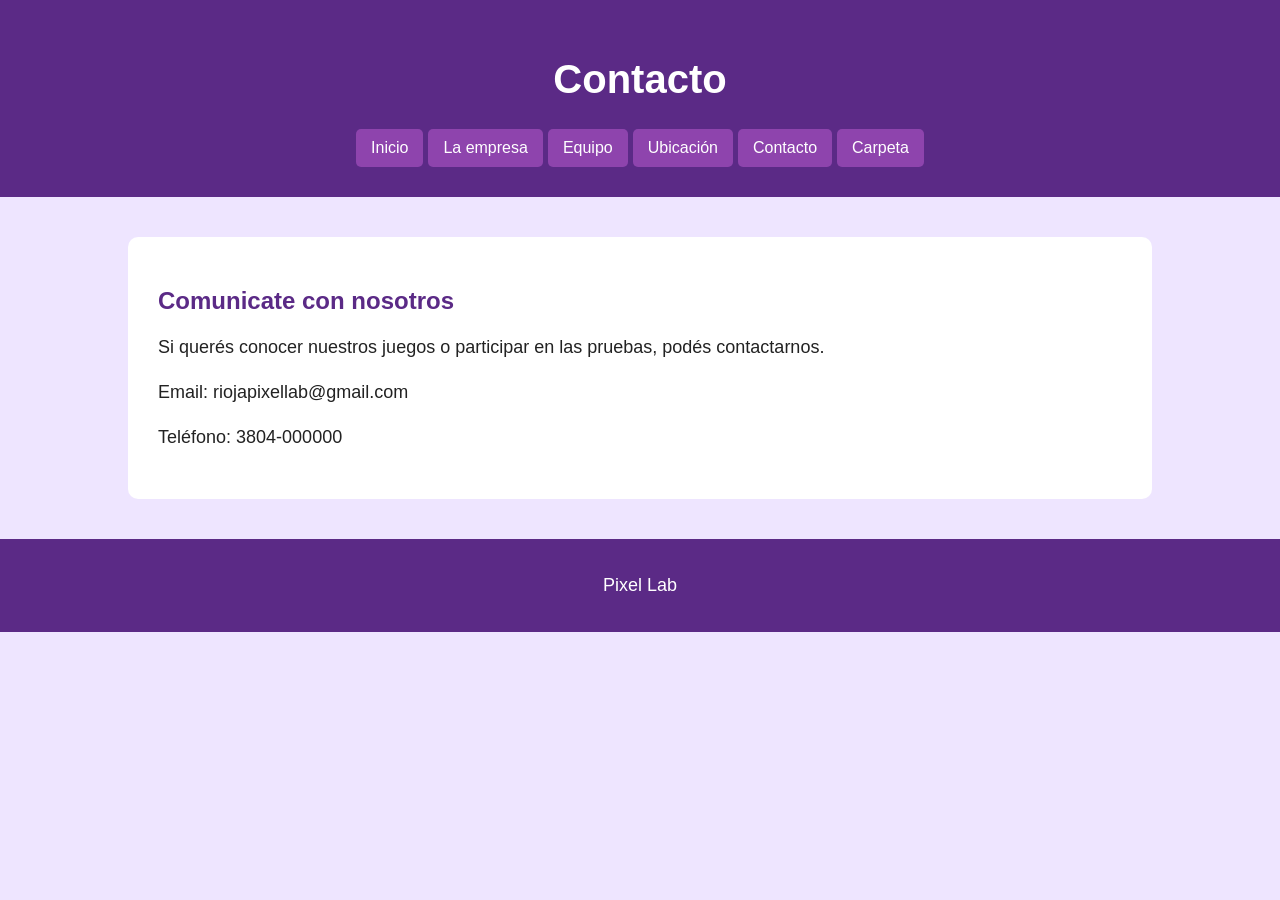
<file: contacto.html>
<!DOCTYPE html>
<html lang="es">

<head>

<head>
<meta charset="UTF-8">
<meta name="viewport" content="width=device-width, initial-scale=1.0">
<title>Rioja Pixel Lab</title>
<link rel="stylesheet" href="style.css">

</head>


<body>


<header>

<h1>Contacto</h1>


<nav>

<a href="index.html">Inicio</a>
<a href="empresa.html">La empresa</a>
<a href="equipo.html">Equipo</a>
<a href="ubicacion.html">Ubicación</a>
<a href="contacto.html">Contacto</a>
<a href="carpeta.html">Carpeta</a>
</nav>


</header>



<section>


<h2>Comunicate con nosotros</h2>


<p>
Si querés conocer nuestros juegos o participar en las pruebas,
podés contactarnos.
</p>


<p>
Email: riojapixellab@gmail.com
</p>


<p>
Teléfono: 3804-000000
</p>


</section>



<footer>

<p>Pixel Lab</p>

</footer>


</body>

</html>
</file>
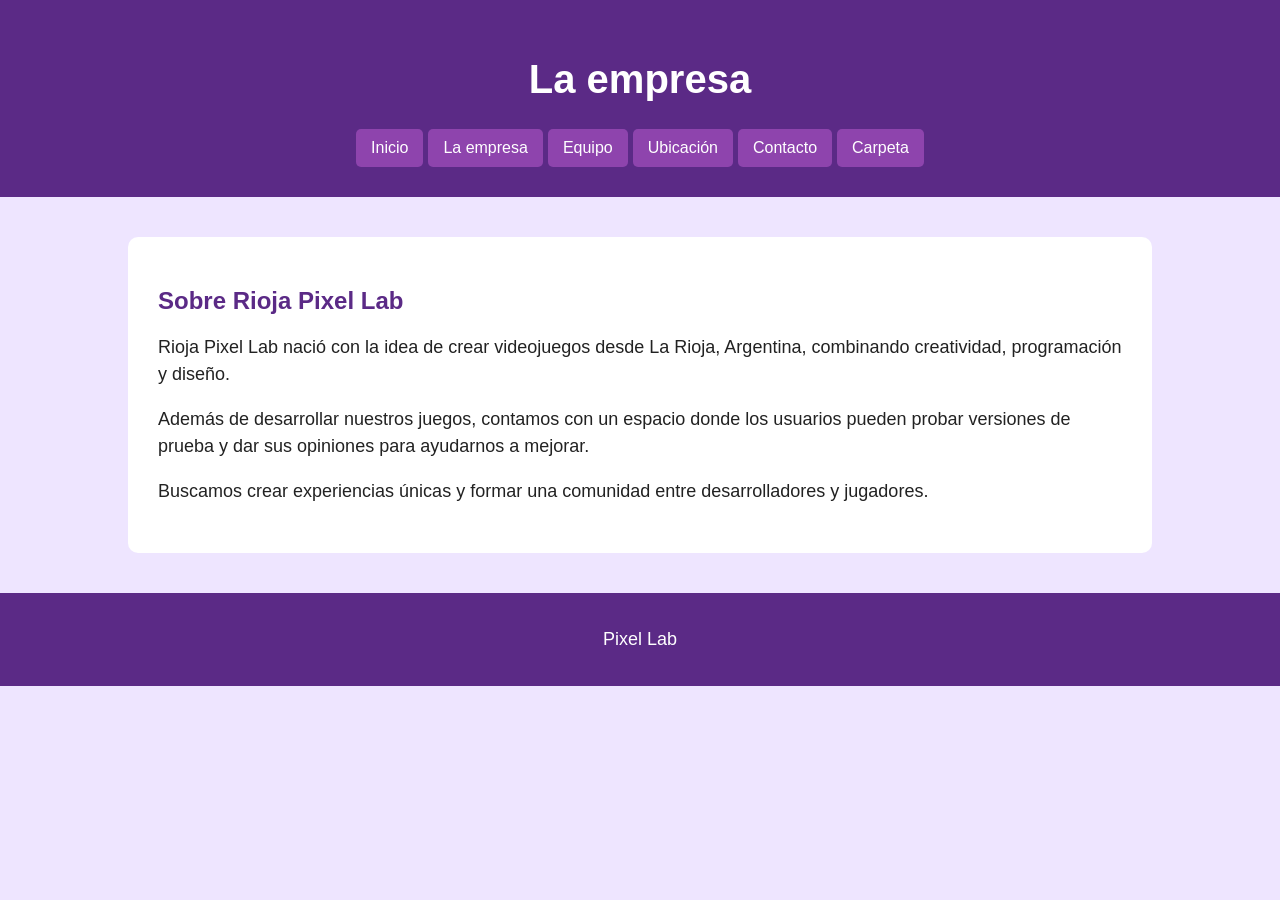
<file: empresa.html>
<!DOCTYPE html>
<html lang="es">

<head>

<head>
<meta charset="UTF-8">
<meta name="viewport" content="width=device-width, initial-scale=1.0">
<title>Rioja Pixel Lab</title>
<link rel="stylesheet" href="style.css">

</head>


<body>


<header>

<h1>La empresa</h1>


<nav>

<a href="index.html">Inicio</a>
<a href="empresa.html">La empresa</a>
<a href="equipo.html">Equipo</a>
<a href="ubicacion.html">Ubicación</a>
<a href="contacto.html">Contacto</a>
<a href="carpeta.html">Carpeta</a>
</nav>


</header>



<section>


<h2>Sobre Rioja Pixel Lab</h2>


<p>
Rioja Pixel Lab nació con la idea de crear videojuegos
desde La Rioja, Argentina, combinando creatividad,
programación y diseño.
</p>


<p>
Además de desarrollar nuestros juegos, contamos con un espacio
donde los usuarios pueden probar versiones de prueba y dar sus
opiniones para ayudarnos a mejorar.
</p>


<p>
Buscamos crear experiencias únicas y formar una comunidad
entre desarrolladores y jugadores.
</p>


</section>


<footer>

<p>Pixel Lab</p>

</footer>


</body>

</html>
</file>
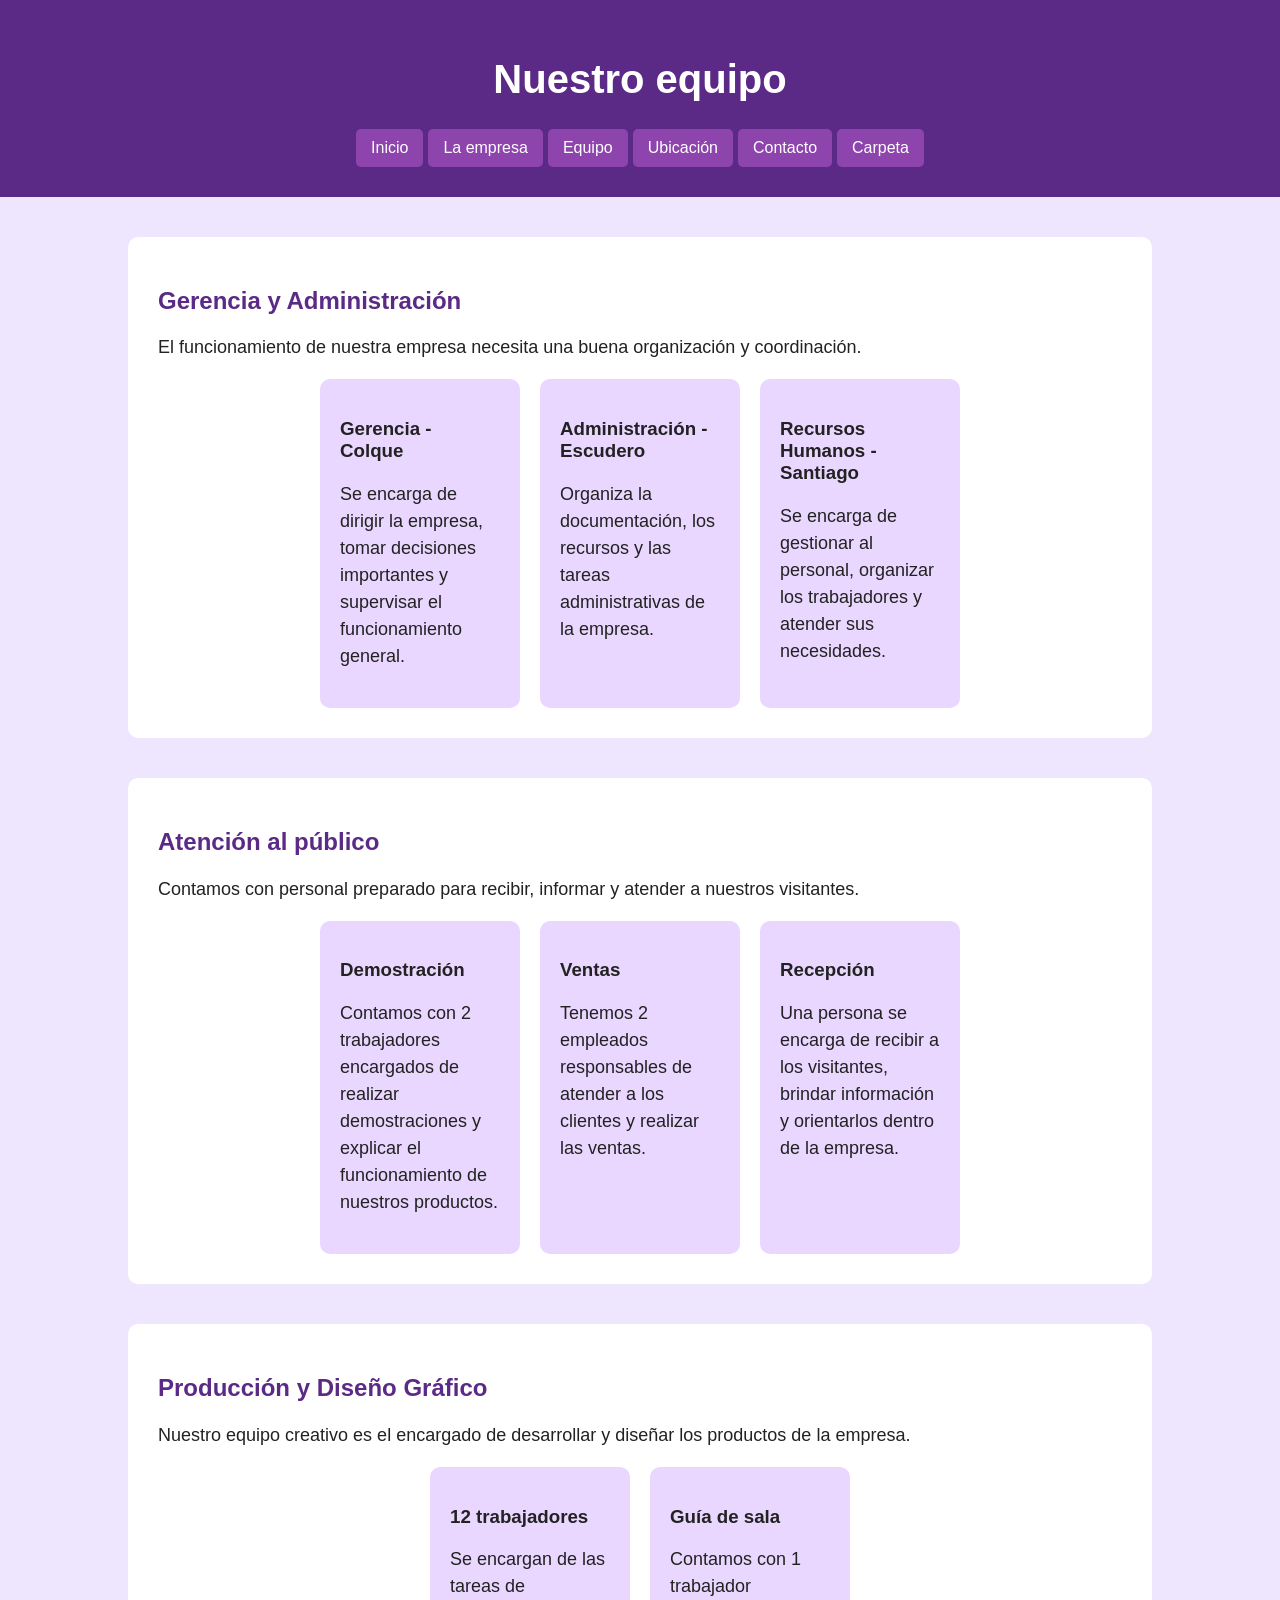
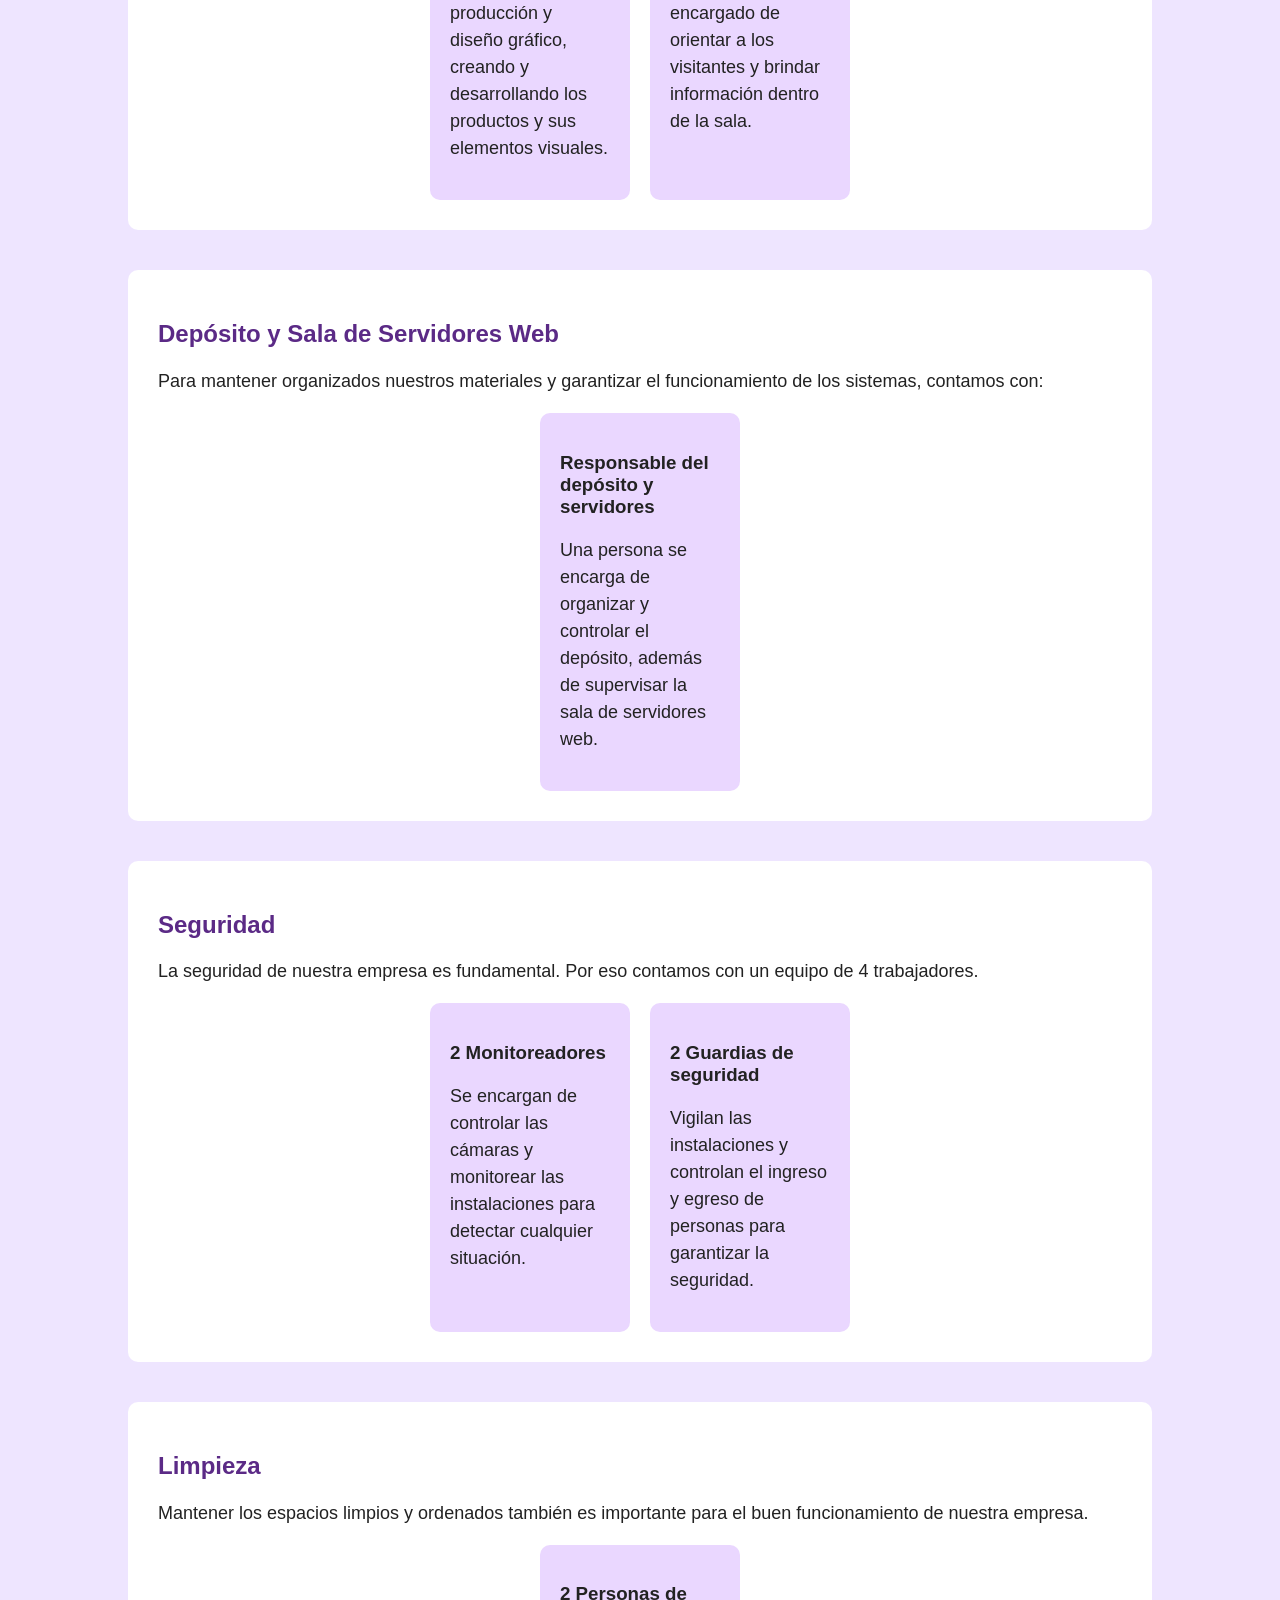
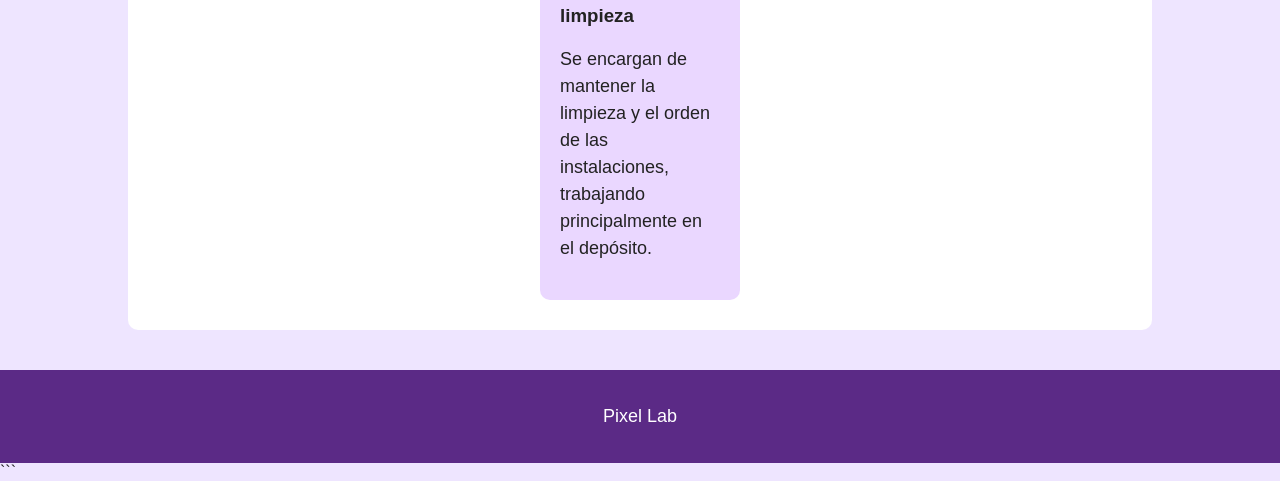
<file: equipo.html>
<!DOCTYPE html>
<html lang="es">

<head>

<head>
<meta charset="UTF-8">
<meta name="viewport" content="width=device-width, initial-scale=1.0">
<title>Rioja Pixel Lab</title>
  
<link rel="stylesheet" href="style.css">

</head>


<body>


<header>

<h1>Nuestro equipo</h1>


<nav>

<a href="index.html">Inicio</a>
<a href="empresa.html">La empresa</a>
<a href="equipo.html">Equipo</a>
<a href="ubicacion.html">Ubicación</a>
<a href="contacto.html">Contacto</a>
<a href="carpeta.html">Carpeta</a>

</nav>


</header>


<section>

<h2>Gerencia y Administración</h2>

<p>
El funcionamiento de nuestra empresa necesita una buena organización y coordinación.
</p>


<div class="tarjetas">


<div class="tarjeta">
<h3>Gerencia - Colque</h3>
<p>
Se encarga de dirigir la empresa, tomar decisiones importantes y supervisar el funcionamiento general.
</p>
</div>


<div class="tarjeta">
<h3>Administración - Escudero</h3>
<p>
Organiza la documentación, los recursos y las tareas administrativas de la empresa.
</p>
</div>


<div class="tarjeta">
<h3>Recursos Humanos - Santiago</h3>
<p>
Se encarga de gestionar al personal, organizar los trabajadores y atender sus necesidades.
</p>
</div>


</section>


<section>

<h2>Atención al público</h2>

<p>
Contamos con personal preparado para recibir, informar y atender a nuestros visitantes.
</p>


<div class="tarjetas">


<div class="tarjeta">
<h3>Demostración</h3>
<p>
Contamos con 2 trabajadores encargados de realizar demostraciones y explicar el funcionamiento de nuestros productos.
</p>
</div>


<div class="tarjeta">
<h3>Ventas</h3>
<p>
Tenemos 2 empleados responsables de atender a los clientes y realizar las ventas.
</p>
</div>


<div class="tarjeta">
<h3>Recepción</h3>
<p>
Una persona se encarga de recibir a los visitantes, brindar información y orientarlos dentro de la empresa.
</p>
</div>


</section>


<section>

<h2>Producción y Diseño Gráfico</h2>

<p>
Nuestro equipo creativo es el encargado de desarrollar y diseñar los productos de la empresa.
</p>


<div class="tarjetas">


<div class="tarjeta">
<h3>12 trabajadores</h3>
<p>
Se encargan de las tareas de producción y diseño gráfico, creando y desarrollando los productos y sus elementos visuales.
</p>
</div>


<div class="tarjeta">
<h3>Guía de sala</h3>
<p>
Contamos con 1 trabajador encargado de orientar a los visitantes y brindar información dentro de la sala.
</p>
</div>


</section>


<section>

<h2>Depósito y Sala de Servidores Web</h2>

<p>
Para mantener organizados nuestros materiales y garantizar el funcionamiento de los sistemas, contamos con:
</p>


<div class="tarjetas">


<div class="tarjeta">
<h3>Responsable del depósito y servidores</h3>
<p>
Una persona se encarga de organizar y controlar el depósito, además de supervisar la sala de servidores web.
</p>
</div>


</section>


<section>

<h2>Seguridad</h2>

<p>
La seguridad de nuestra empresa es fundamental. Por eso contamos con un equipo de 4 trabajadores.
</p>


<div class="tarjetas">


<div class="tarjeta">
<h3>2 Monitoreadores</h3>
<p>
Se encargan de controlar las cámaras y monitorear las instalaciones para detectar cualquier situación.
</p>
</div>


<div class="tarjeta">
<h3>2 Guardias de seguridad</h3>
<p>
Vigilan las instalaciones y controlan el ingreso y egreso de personas para garantizar la seguridad.
</p>
</div>


</section>


<section>

<h2>Limpieza</h2>

<p>
Mantener los espacios limpios y ordenados también es importante para el buen funcionamiento de nuestra empresa.
</p>


<div class="tarjetas">


<div class="tarjeta">
<h3>2 Personas de limpieza</h3>
<p>
Se encargan de mantener la limpieza y el orden de las instalaciones, trabajando principalmente en el depósito.
</p>
</div>


</section>


<footer>

<p>Pixel Lab</p>

</footer>


</body>
</html>
```
</file>
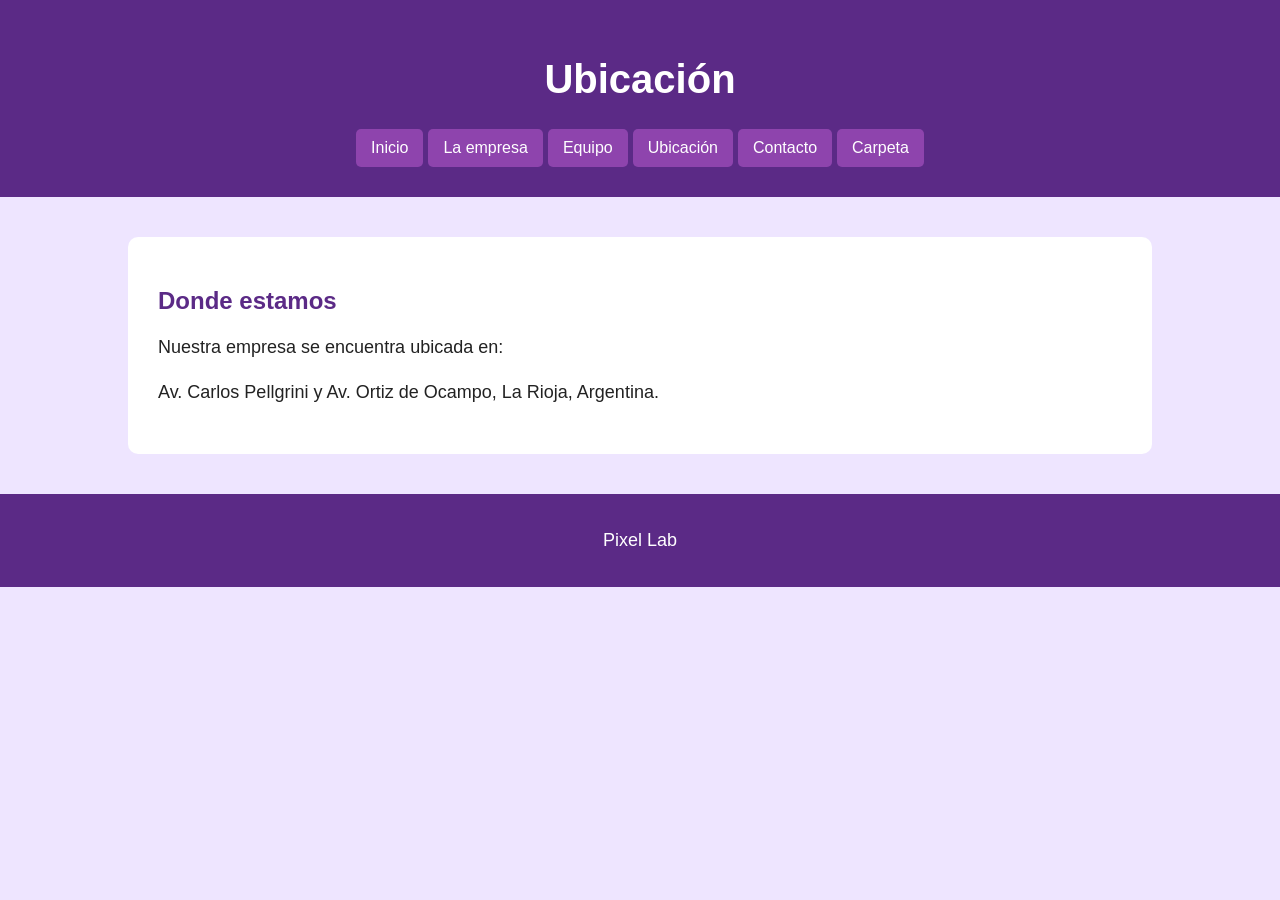
<file: ubicacion.html>
<!DOCTYPE html>
<html lang="es">

<head>

<head>
<meta charset="UTF-8">
<meta name="viewport" content="width=device-width, initial-scale=1.0">
<title>Rioja Pixel Lab</title>
<link rel="stylesheet" href="style.css">

</head>


<body>


<header>

<h1>Ubicación</h1>


<nav>

<a href="index.html">Inicio</a>
<a href="empresa.html">La empresa</a>
<a href="equipo.html">Equipo</a>
<a href="ubicacion.html">Ubicación</a>
<a href="contacto.html">Contacto</a>
<a href="carpeta.html">Carpeta</a>
</nav>

</header>



<section>


<h2>Donde estamos</h2>


<p>
Nuestra empresa se encuentra ubicada en:
</p>


<p>

Av. Carlos Pellgrini y Av. Ortiz de Ocampo,
La Rioja, Argentina.

</p>


<p

Nuestro espacio cuenta con zonas de trabajo y lugares
donde los jugadores pueden probar nuestros videojuegos.
</p>


</section>


<footer>

<p>Pixel Lab</p>

</footer>


</body>

</html>
</file>
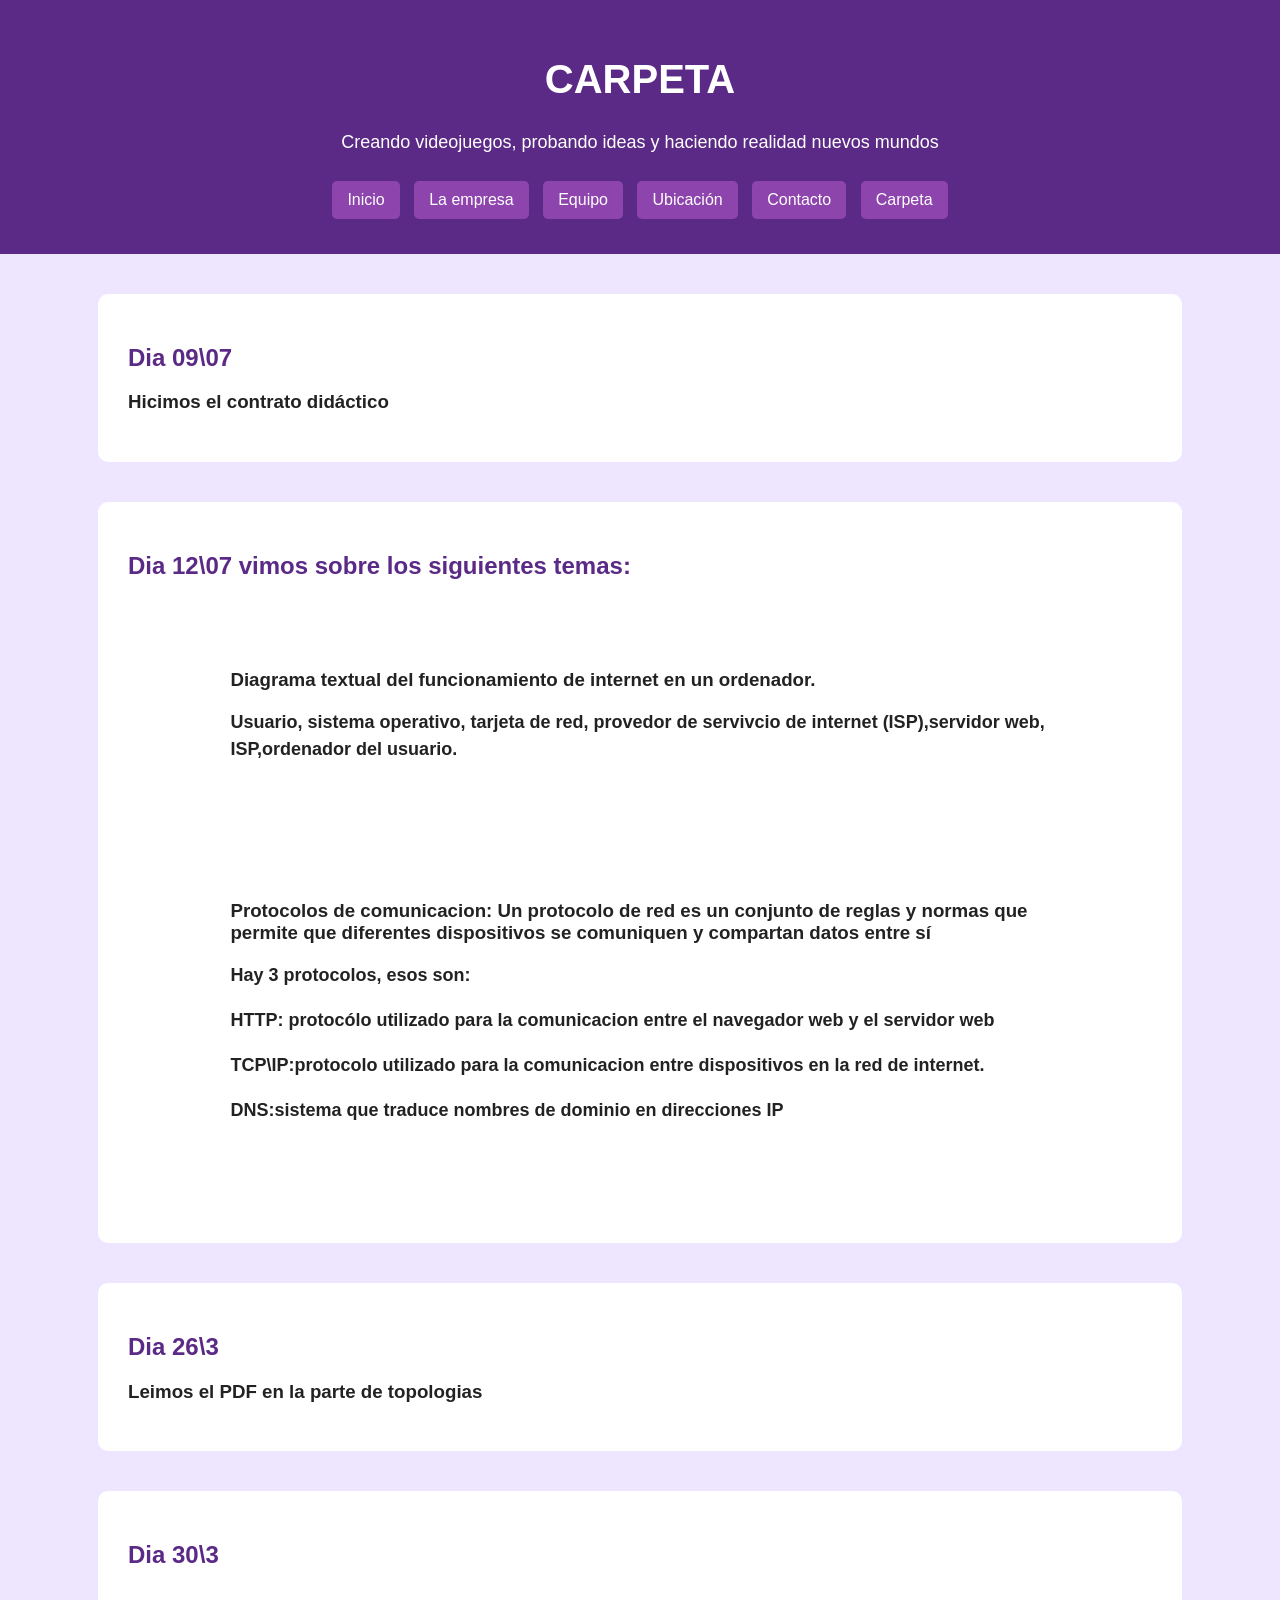
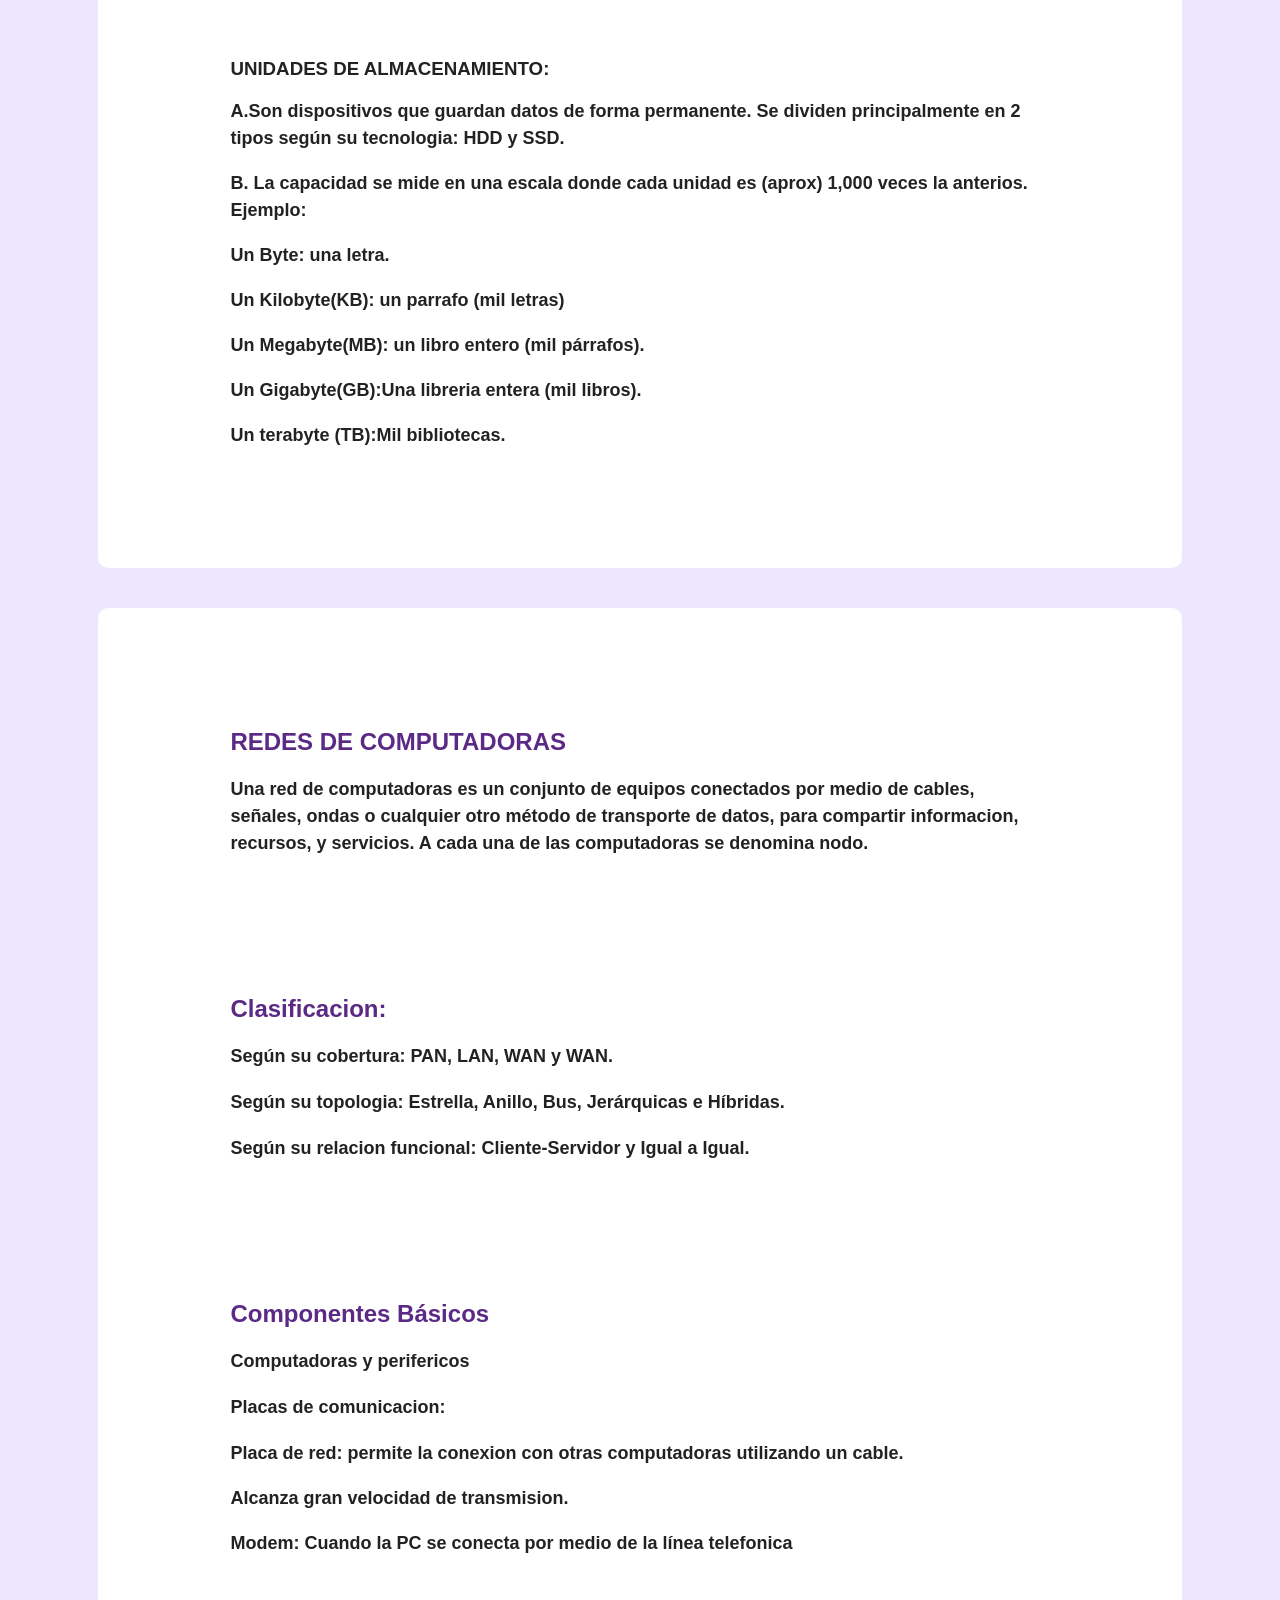
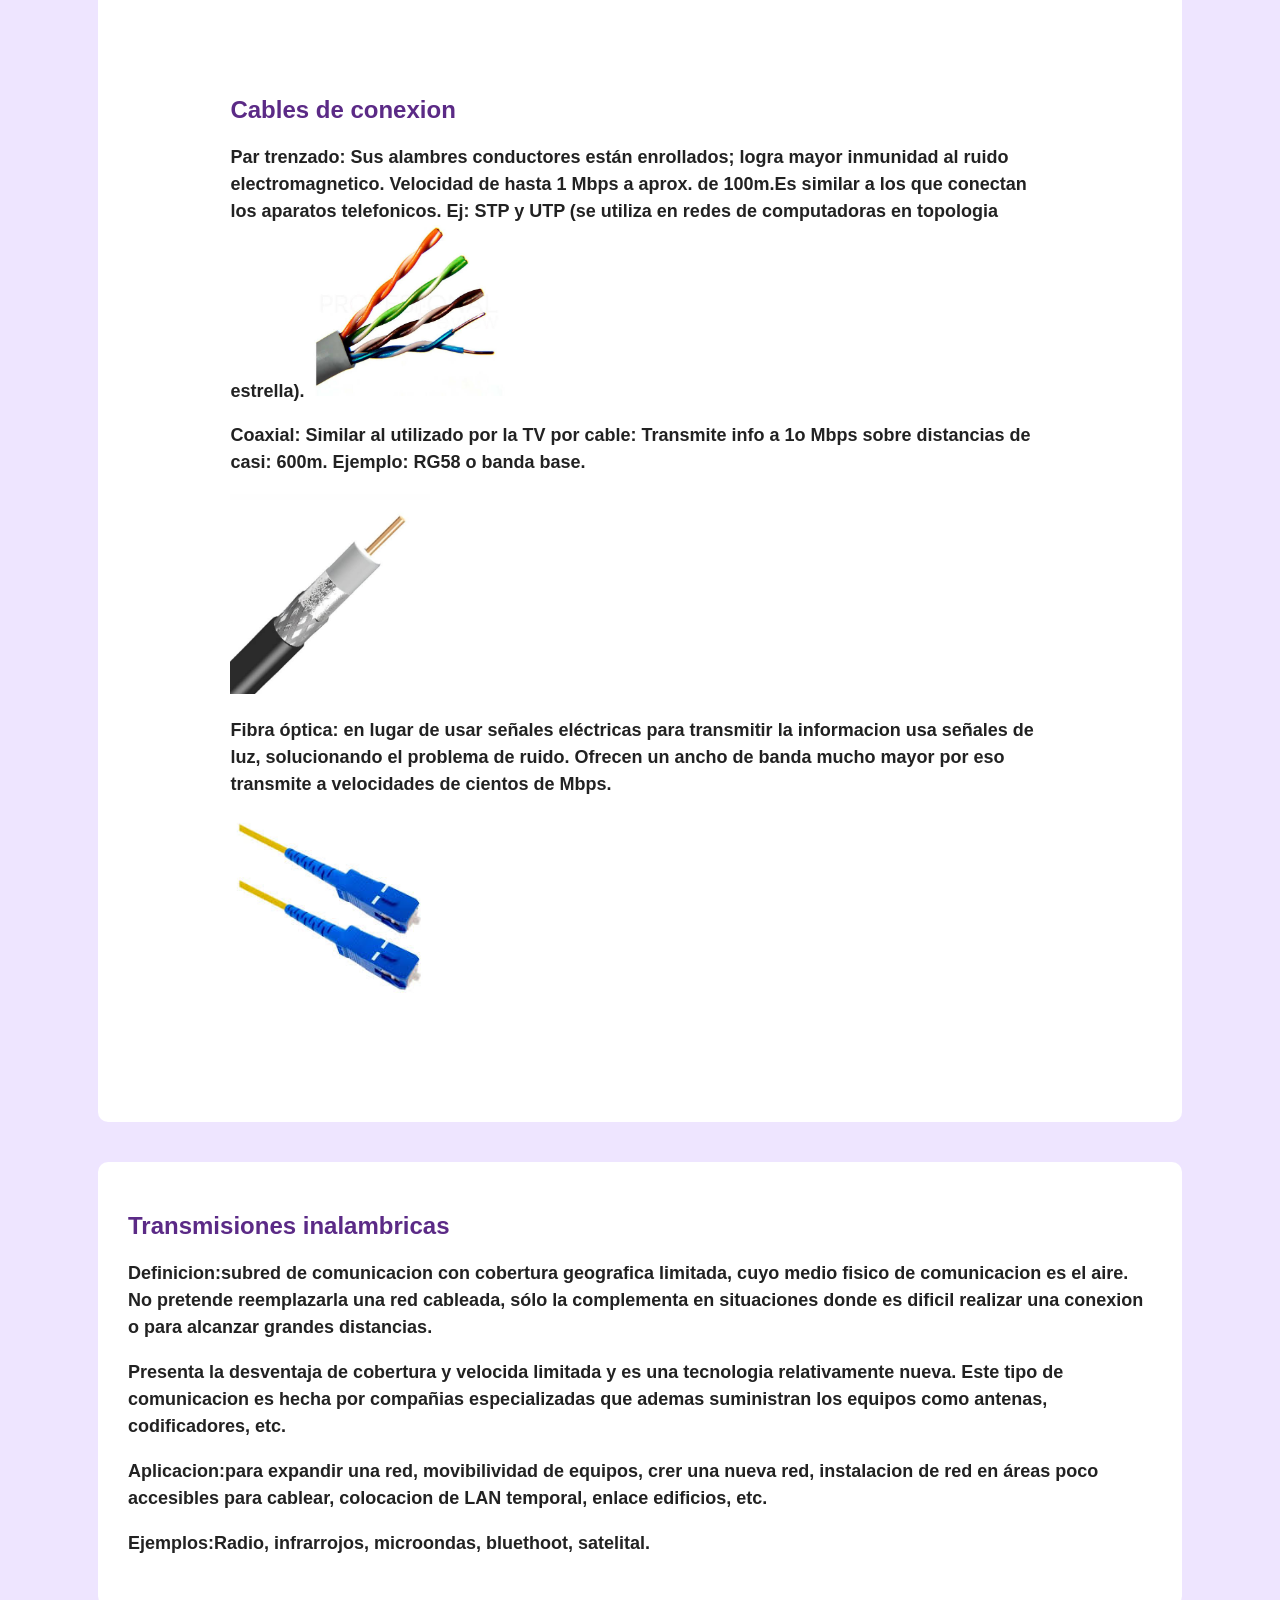
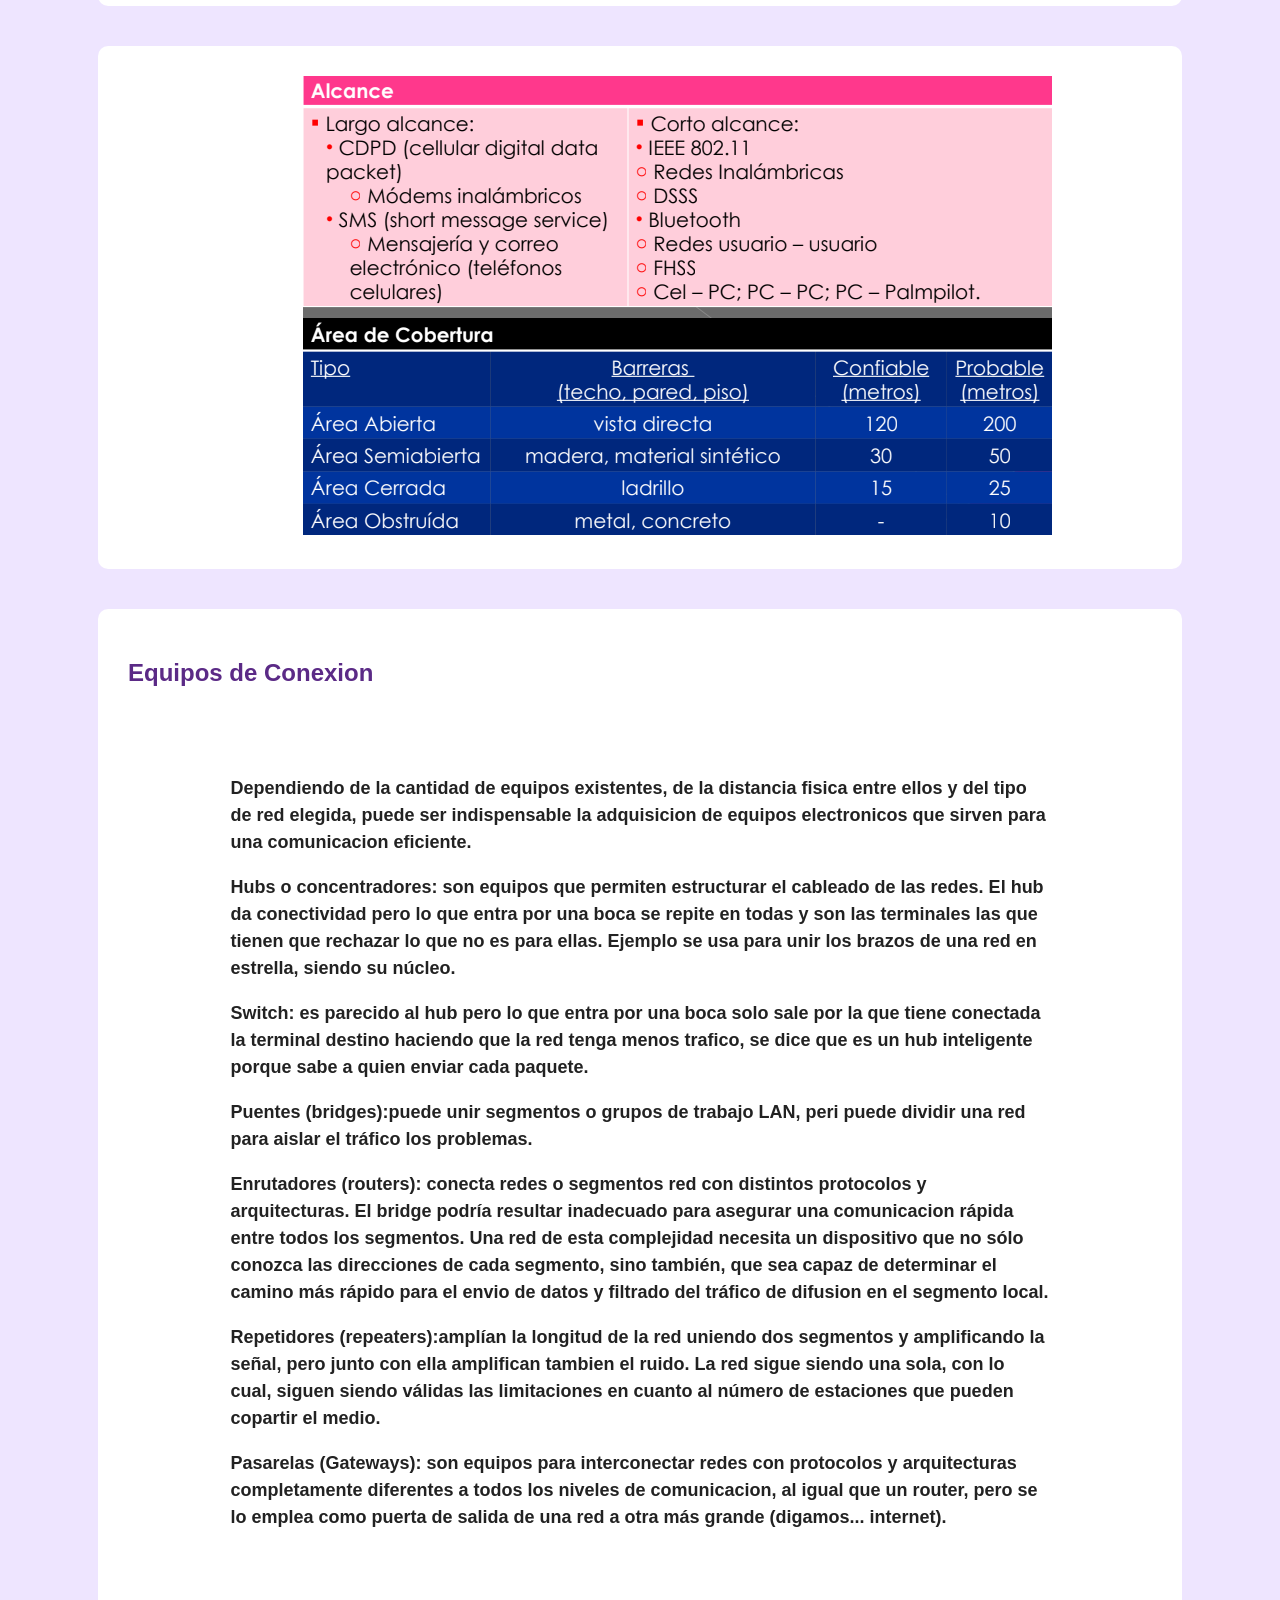
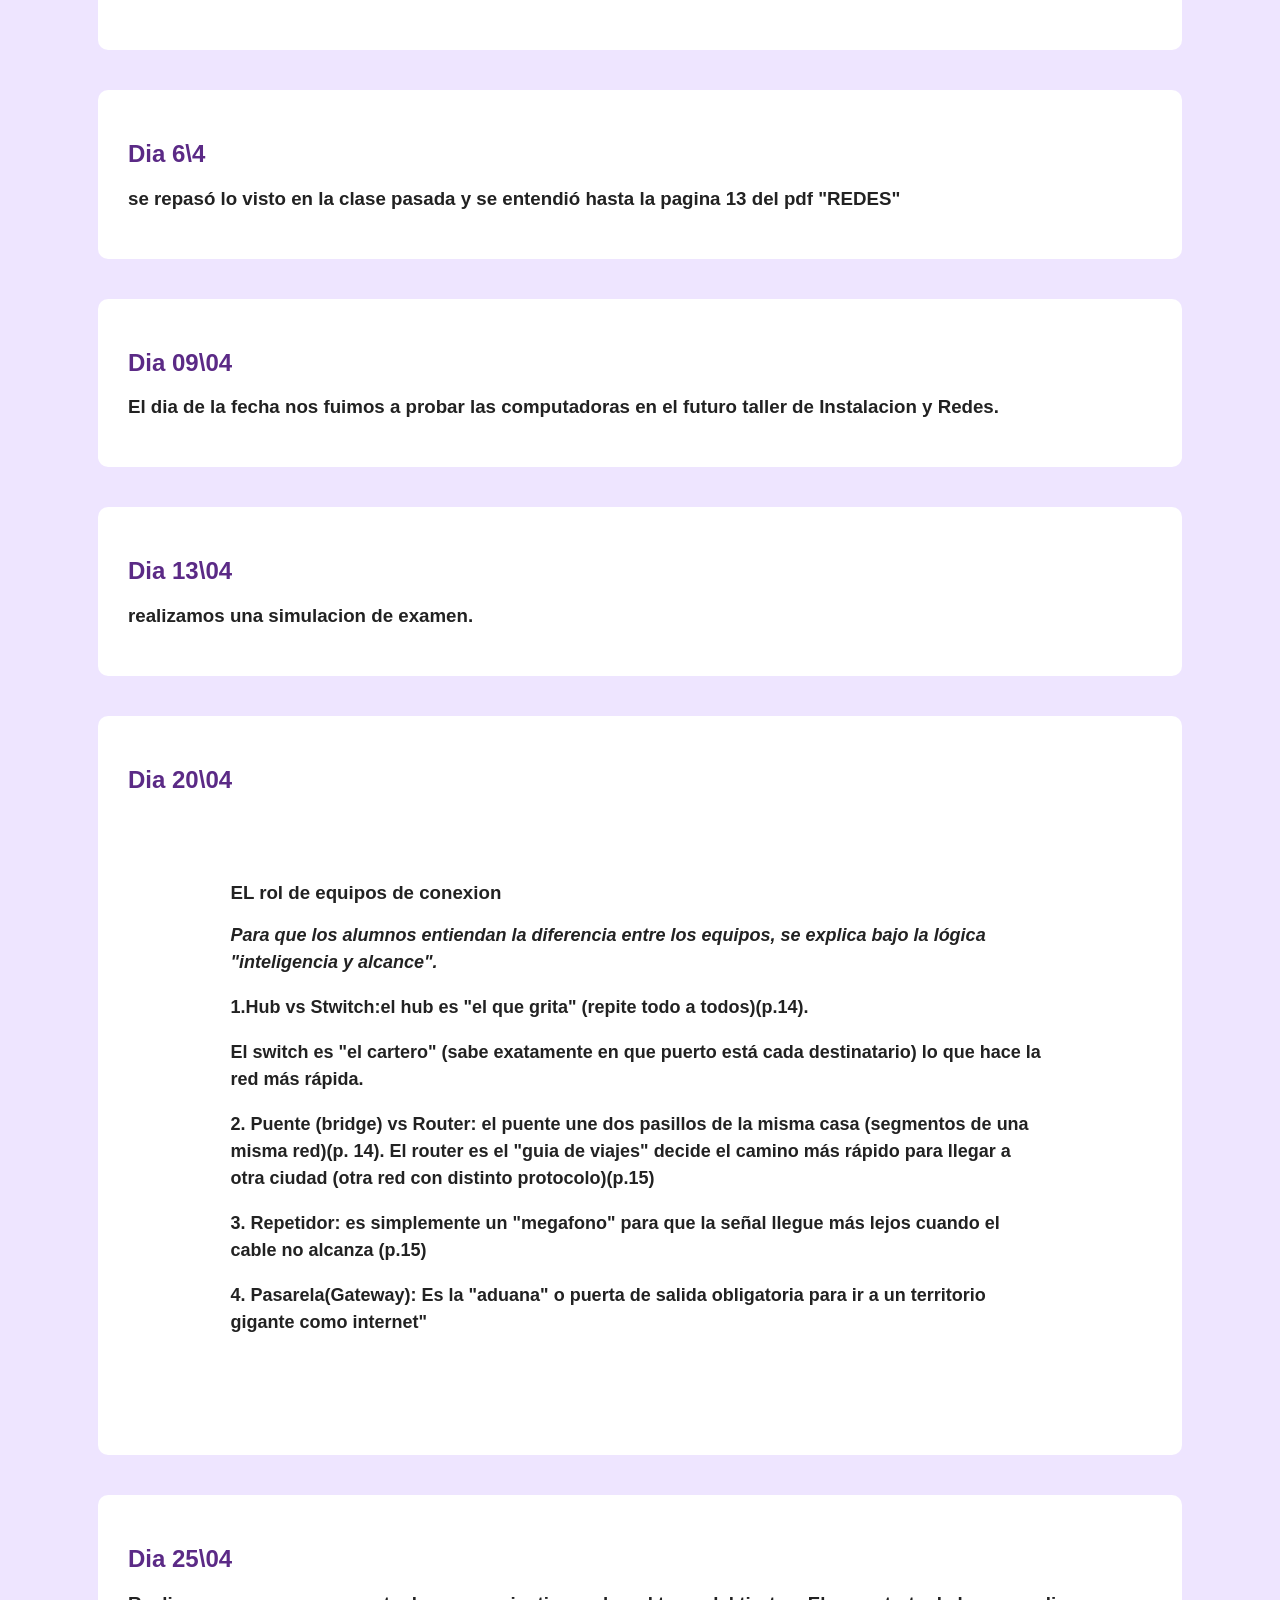
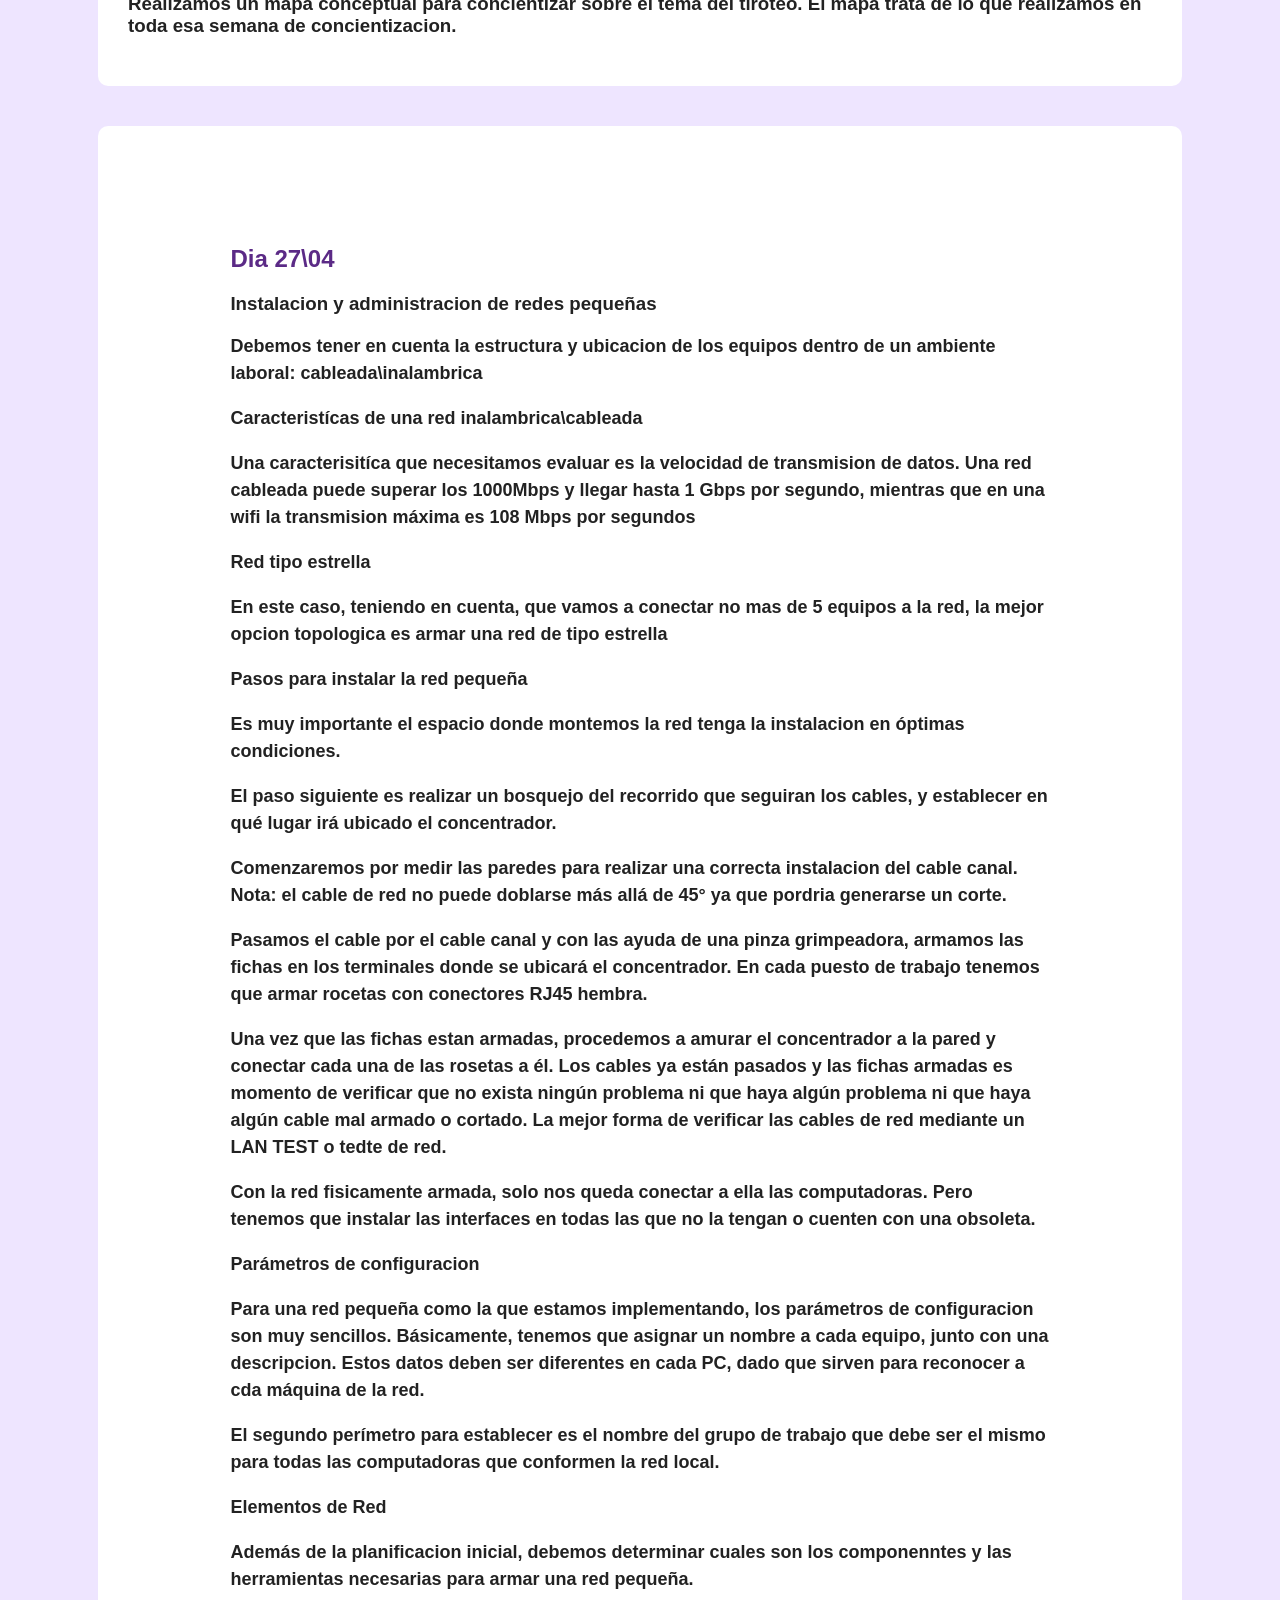
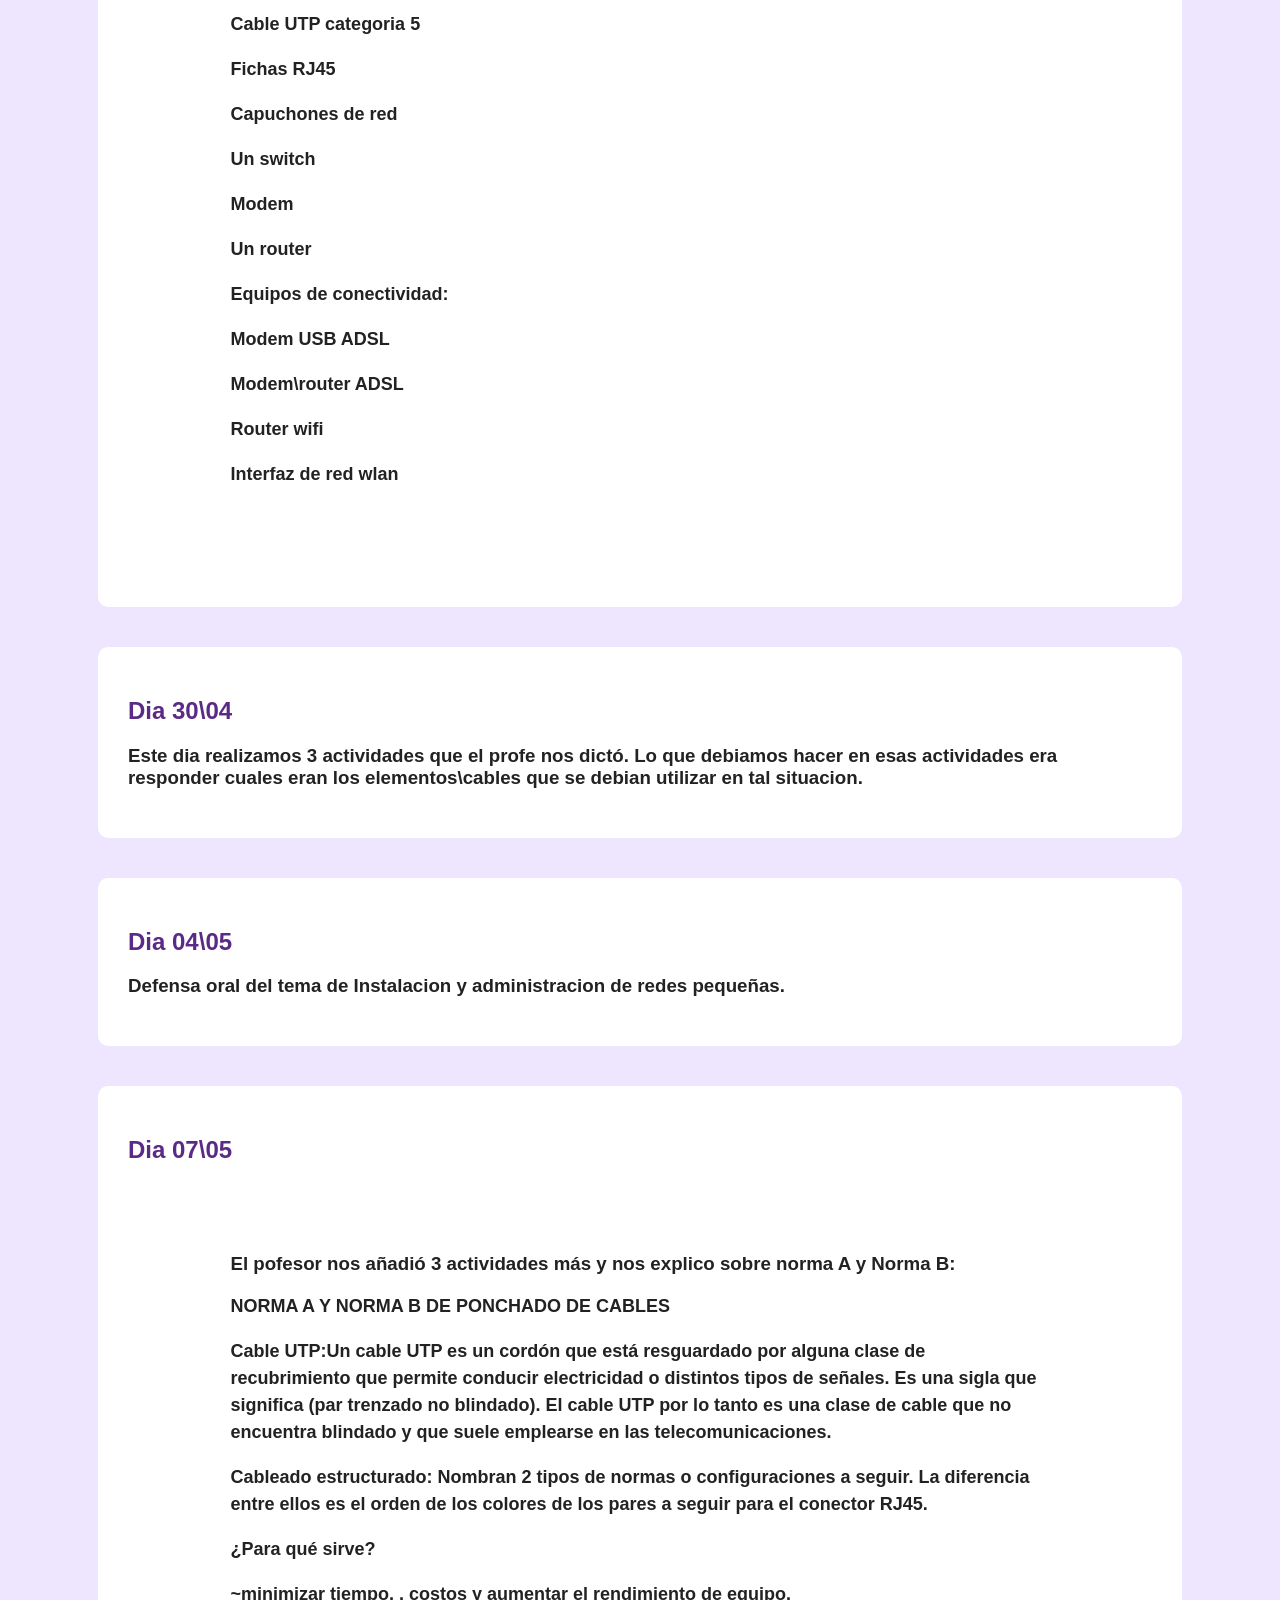
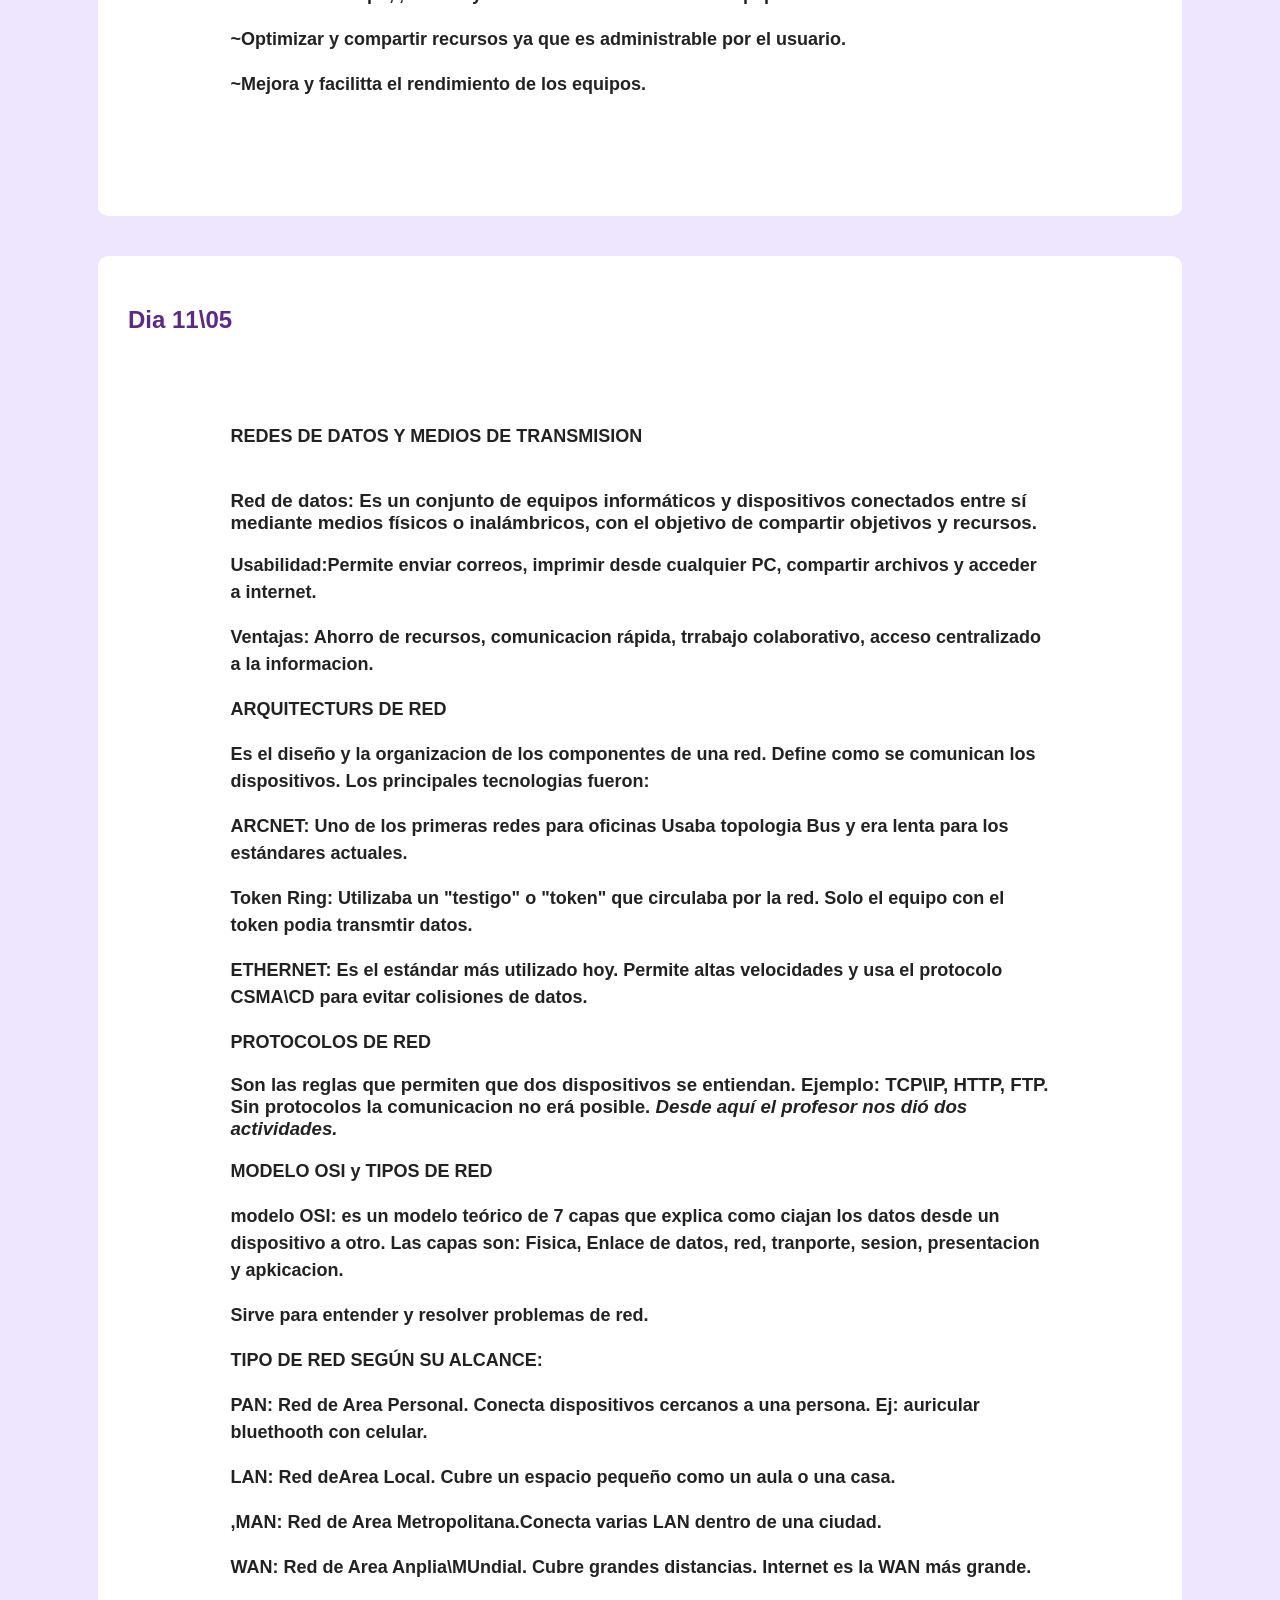
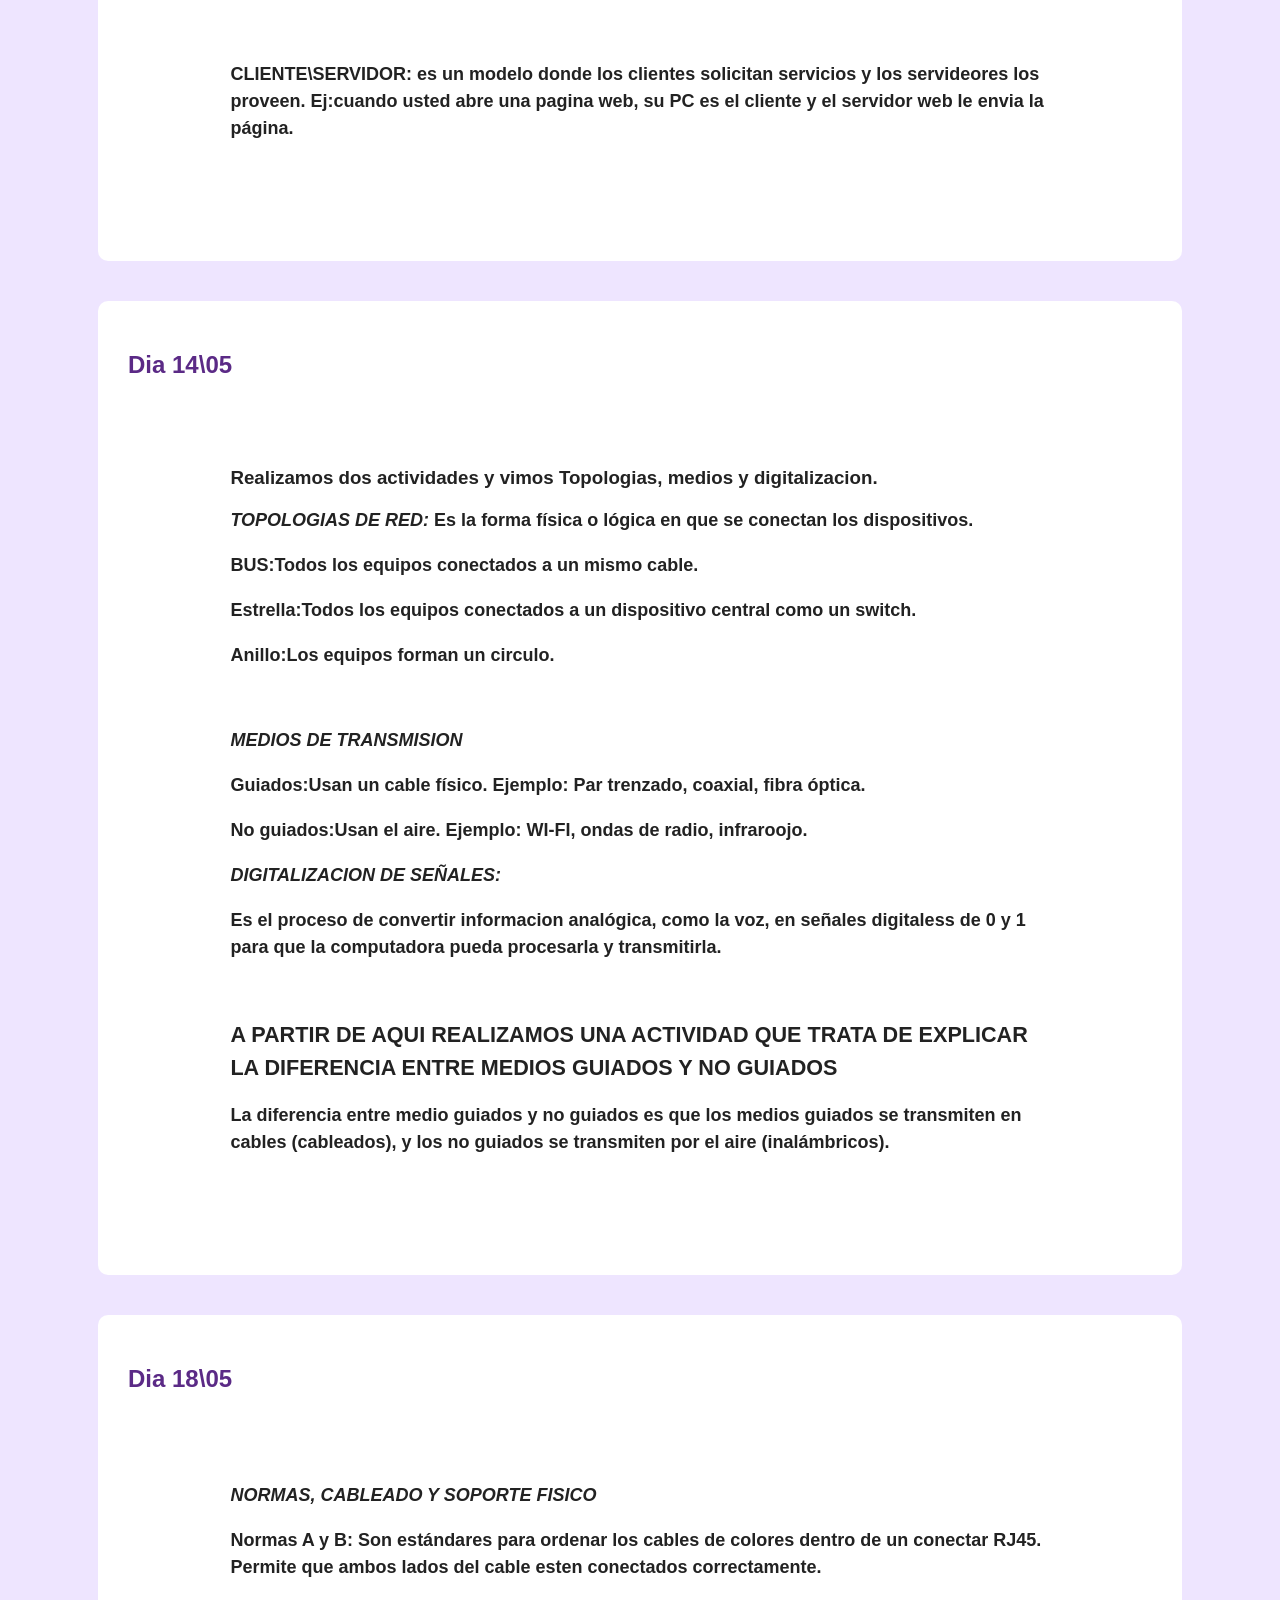
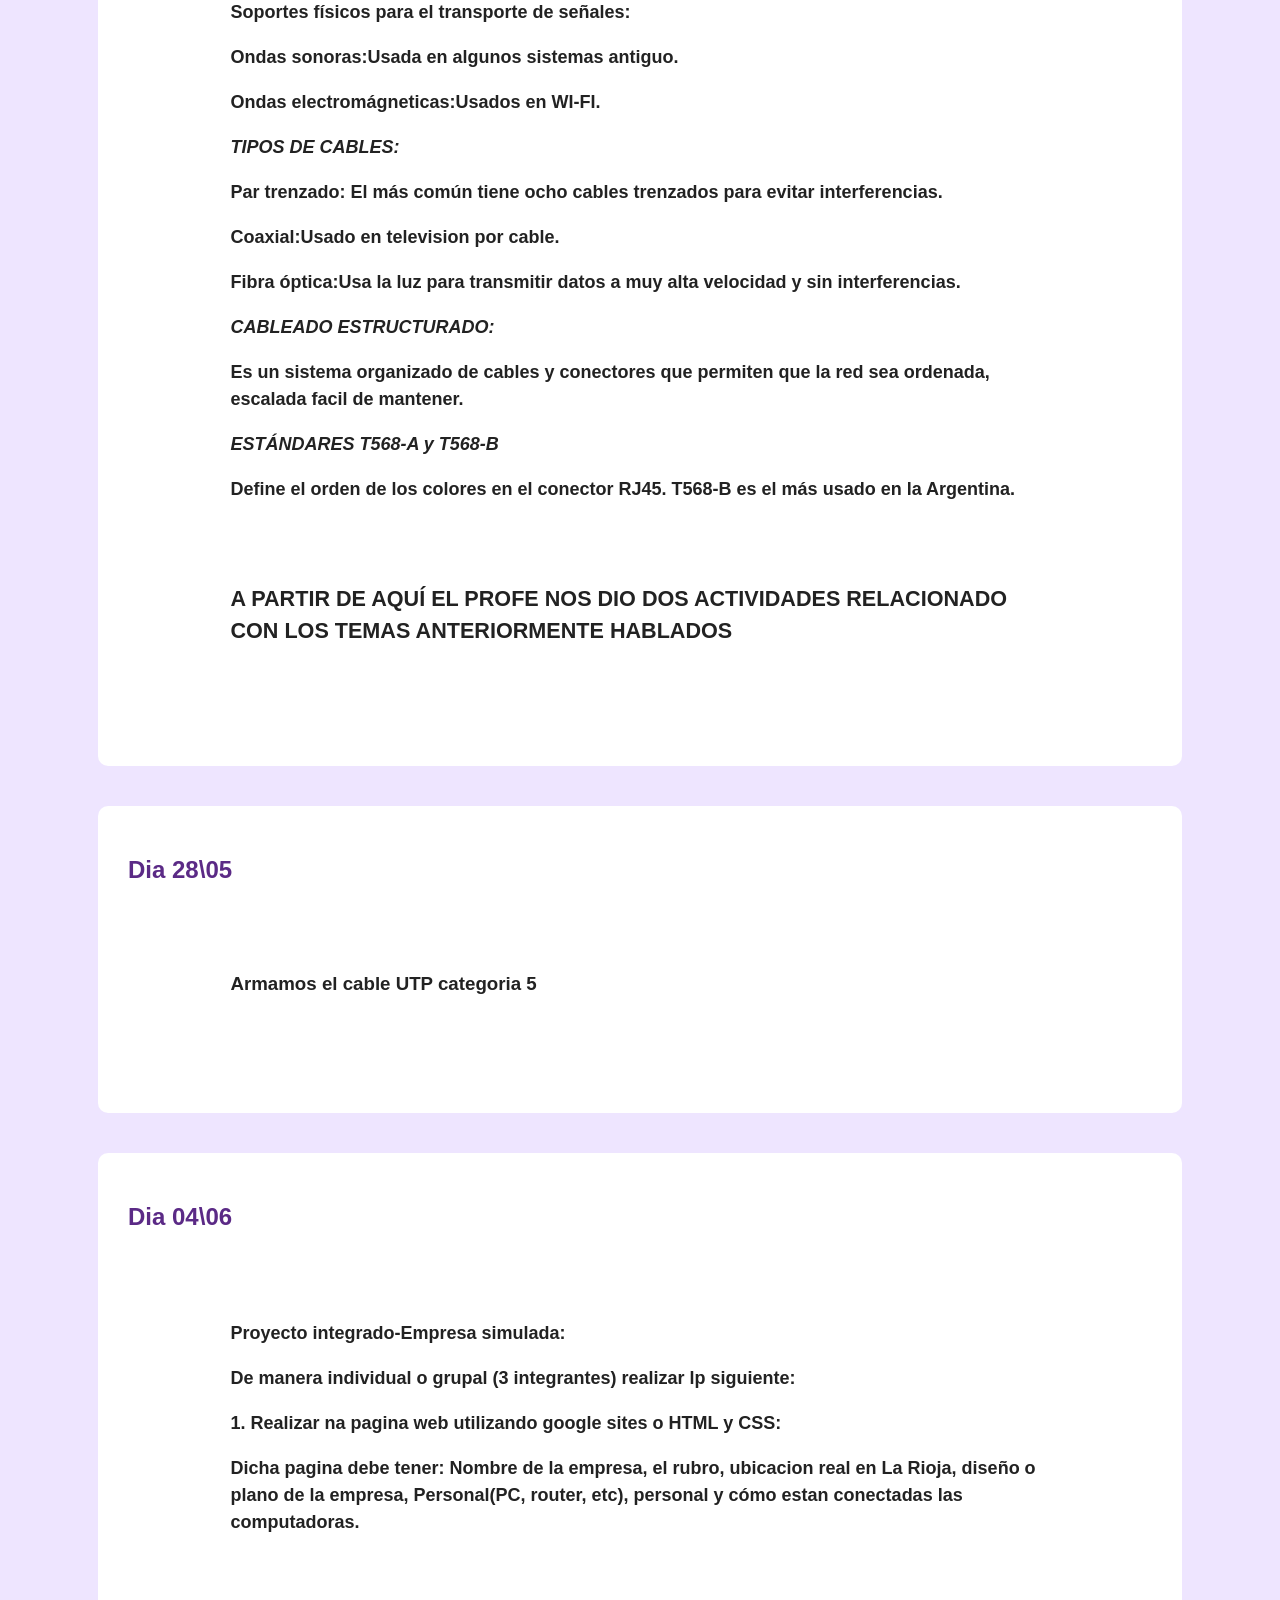
<file: Red/carpeta.html>
<!DOCTYPE html>
<html lang="en">
<head>
    <meta charset="UTF-8">
    <meta name="viewport" content="width=device-width, initial-scale=1.0">
    <title>Carpeta</title>
     <link rel="stylesheet" href="style.css">
     
</head>
<body>
    
   
    <header>
<h1>CARPETA</h1>
<p>Creando videojuegos, probando ideas y haciendo realidad nuevos mundos</p>
<nav>
<a href="index.html">Inicio</a>
<a href="empresa.html">La empresa</a>
<a href="equipo.html">Equipo</a>
<a href="ubicacion.html">Ubicación</a>
<a href="contacto.html">Contacto</a>
<a href="carpeta.html">Carpeta</a>
</nav>
</header>

<section>

    <h2>Dia 09\07</h2>
    <h3>Hicimos el contrato didáctico</h3>

</section>

<section>

<h2>Dia 12\07 vimos sobre los siguientes temas:</h2>

<section>
    <h3>Diagrama textual del funcionamiento de internet en un ordenador. <p>Usuario, sistema operativo, tarjeta de red, provedor de servivcio de internet (ISP),servidor web, ISP,ordenador del usuario.</p> </h3>
</section>

<section>
    <h3>Protocolos de comunicacion:
        
    Un protocolo de red es un conjunto de reglas y normas que permite que diferentes dispositivos se comuniquen y compartan datos entre sí<p> Hay 3 protocolos, esos son: <p>HTTP: protocólo utilizado para la comunicacion entre el navegador web y el servidor web</p></p> <p>TCP\IP:protocolo utilizado para
    la comunicacion entre dispositivos en la red de internet. <P>DNS:sistema que traduce nombres de dominio en direcciones IP</P>
</p></h3>
</section>
</section>

<section>
    <h2> Dia 26\3</h2>
    <h3> Leimos el PDF en la parte de topologias</h3>
</section>

<section>
    <h2>Dia 30\3</h2>
    
<section>
    <h3>UNIDADES DE ALMACENAMIENTO: <p>A.Son dispositivos que guardan datos de forma permanente. Se dividen principalmente en 2 tipos según su tecnologia: HDD y SSD.</p> 
        <p>B. La capacidad se mide en una escala donde cada unidad es (aprox) 1,000 veces la anterios. Ejemplo:
            <p>Un Byte: una letra. </p>
            <p>Un Kilobyte(KB): un parrafo (mil letras)</p>
            <p>Un Megabyte(MB): un libro entero (mil párrafos).</p>
             <p>Un Gigabyte(GB):Una libreria entera (mil libros).</p>
             <p>Un terabyte (TB):Mil bibliotecas.</p>
    </h3> 
</section>
</section>


<section>
    <section>
        <h2>REDES DE COMPUTADORAS</h2>
    <h3>
        <P>Una red de computadoras es un conjunto de equipos conectados por medio de cables, señales, ondas o cualquier otro método de transporte
            de datos, para compartir informacion, recursos, y servicios. A cada una de las computadoras se denomina nodo.
        </P>    
    </h3>
</section>
<section>
    <h2>Clasificacion: </h2>
<h3><p>Según su cobertura: PAN, LAN, WAN y WAN. </p></h3>
<h3><p>Según su topologia: Estrella, Anillo, Bus, Jerárquicas e Híbridas. </p></h3>
<h3><p>Según su relacion funcional: Cliente-Servidor y Igual a Igual.</p></h3>
</section>

<section><h2>Componentes Básicos</h2>
<h3><p>Computadoras y perifericos</p></h3>
<h3><p><b>Placas de comunicacion:</b></p></h3>
<h3><p>Placa de red: permite la conexion con otras computadoras utilizando un cable. <p>Alcanza gran velocidad de transmision.</p></p></h3>
<h3><p>Modem: Cuando la PC se conecta por medio de la línea telefonica</p></h3>
</section>
 <section>
   <h2>Cables de conexion</h2>
   <h3>
    <p>
      <b>Par trenzado:</b> Sus alambres conductores están enrollados; logra mayor inmunidad al ruido electromagnetico. Velocidad 
      de hasta 1 Mbps a aprox. de 100m.Es similar a los que conectan los aparatos telefonicos. Ej: STP y UTP (se utiliza en redes de computadoras en topologia estrella).
     <img src="par trenzado.jfif" width="200px">
      <p> <b>Coaxial:</b> Similar al utilizado por la TV por cable: Transmite info a 1o Mbps sobre distancias de casi: 600m.
    Ejemplo: RG58 o banda base.</p>
    <img src="coaxial.jfif" width="200px" alt="">
    <p><b>Fibra óptica:</b> en lugar de usar señales eléctricas para transmitir la informacion usa señales de luz, solucionando el problema de ruido. Ofrecen un ancho de banda 
    mucho mayor por eso transmite a velocidades de cientos de Mbps.
    </p> <img src="fibra optica.jfif"  width="200px">
   </p>
   </h3>
 </section>
</section>
 <section> 

    <h2>Transmisiones inalambricas</h2>
    <h3><p><b>Definicion:</b>subred de comunicacion con cobertura geografica limitada, cuyo medio fisico de comunicacion es el aire. 
        No pretende reemplazarla una red cableada, sólo la complementa en situaciones donde es dificil realizar una conexion o para alcanzar grandes distancias.</p>
    <p>Presenta la desventaja de cobertura y velocida limitada y es una tecnologia relativamente nueva. Este tipo de comunicacion es hecha por compañias especializadas que ademas suministran los equipos como antenas, codificadores, etc.</p>
 <p><b>Aplicacion:</b>para expandir una red, movibilividad de equipos, crer una nueva red, instalacion de red en áreas poco accesibles para cablear, colocacion de LAN temporal, enlace edificios, etc.</p>
 <p><b>Ejemplos:</b>Radio, infrarrojos, microondas, bluethoot, satelital.</p>
</h3>
</section>
 
<section>
   <div style="margin-left: 175px;"> <img src="CUADRO .png" alt=""></div>
</section>

<section>
    <h2>Equipos de Conexion</h2>
 <section>   <h3>
        <p>Dependiendo de la cantidad de equipos existentes, de la distancia fisica entre ellos y del tipo de red elegida, puede ser indispensable la adquisicion de equipos electronicos que sirven para una comunicacion eficiente.</p>
        <p><b>Hubs o concentradores:</b> son equipos que permiten estructurar el cableado de las redes. El hub da conectividad pero lo que entra por una boca se repite en todas y son las terminales las que tienen que rechazar lo que no es para ellas. Ejemplo se usa para unir los brazos de una red en estrella, siendo su núcleo.</p>
        <p><b>Switch:</b> es parecido al hub pero lo que entra por una boca solo sale por la que tiene conectada la terminal destino haciendo que la red tenga menos trafico, se dice que es un hub inteligente porque sabe a quien enviar cada paquete.</p>
        <p><b>Puentes (bridges):</b>puede unir segmentos o grupos de trabajo LAN, peri puede dividir una red para aislar el tráfico los problemas.</p>
        <p><b>Enrutadores (routers): </b> conecta redes o segmentos red con distintos protocolos y arquitecturas. El bridge podría resultar inadecuado para asegurar una comunicacion rápida entre todos los segmentos. Una red de esta complejidad necesita un dispositivo que no sólo conozca las direcciones de cada segmento, sino también, que sea capaz de determinar el camino más rápido para el envio de datos y filtrado del tráfico de difusion en el segmento local.</p>
        <p><b>Repetidores (repeaters):</b>amplían la longitud de la red uniendo dos segmentos y amplificando la señal, pero junto con ella amplifican tambien el ruido. La red sigue siendo una sola, con lo cual, siguen siendo válidas las limitaciones en cuanto al número de estaciones que pueden copartir el medio.</p>
        <p><b>Pasarelas (Gateways):</b> son equipos para interconectar redes con protocolos y arquitecturas completamente diferentes a todos los niveles de comunicacion, al igual que un router, pero se lo emplea como puerta de salida de una red a otra más grande (digamos... internet).</p>
    </h3></section>
</section>

<section>
    <h2>Dia 6\4</h2>
    <h3>se repasó lo visto en la clase pasada y se entendió hasta la pagina 13 del pdf "REDES"</h3>
</section>

<section>
    <h2>Dia 09\04</h2>
    <h3>El dia de la fecha nos fuimos a probar las computadoras en el futuro taller de Instalacion y Redes.</h3>
</section>

<section>
    <h2>Dia 13\04 </h2>
    <h3>realizamos una simulacion de examen.</h3>
</section>

<section> 
    <h2>Dia 20\04</h2>
<section><h3><b>EL rol de equipos de conexion</b>

<p><i>Para que los alumnos entiendan la diferencia entre los equipos, se explica bajo la lógica "inteligencia y alcance".</i></p>
 
<p>1.<b>Hub vs Stwitch:</b>el hub es "el que grita" (repite todo a todos)(p.14).</p><p>El switch es "el cartero" (sabe exatamente en que puerto está cada destinatario) lo que hace la red más rápida.</p>
<p>2. <b>Puente (bridge) vs Router:</b> el puente une dos pasillos de la misma casa (segmentos de una misma red)(p. 14). El router es el "guia de viajes" decide el camino más rápido para llegar a otra ciudad (otra red con distinto protocolo)(p.15)</p>
<p>3. <b>Repetidor:</b> es simplemente un "megafono" para que la señal llegue más lejos cuando el cable no alcanza (p.15)</p>
<p>4. <b>Pasarela(Gateway):</b> Es la "aduana" o puerta de salida obligatoria para ir a un territorio gigante como internet" </p>
</h3></section>
</section>

<section>
   <h2> Dia 25\04</h2>
<h3>Realizamos un mapa conceptual para concientizar sobre el tema del tiroteo. El mapa trata de lo que realizamos en toda esa semana de concientizacion.</h3>
</section>

<section>

    <section>
        <h2>Dia 27\04</h2>
    <h3><b>Instalacion y administracion de redes pequeñas</b>
        <p>Debemos tener en cuenta la estructura y ubicacion de los equipos dentro de un ambiente laboral: cableada\inalambrica</p>
    
    <p><b>Caracteristícas de una red inalambrica\cableada</b></p>
    <p>Una caracterisitíca que necesitamos evaluar es la velocidad de transmision de datos. Una red cableada puede superar los 1000Mbps y llegar hasta 1 Gbps por segundo, mientras que en una wifi la transmision máxima es 108 Mbps por segundos</p>
    <p><b>Red tipo estrella </b></p>
    <p>En este caso, teniendo en cuenta, que vamos a conectar no mas de 5 equipos a la red, la mejor opcion topologica es armar una red de tipo estrella</p>
    <p><b>Pasos para instalar la red pequeña</b></p>
    <p>Es muy importante el espacio donde montemos la red tenga la instalacion en óptimas condiciones.</p>
    <p>El paso siguiente es realizar un bosquejo del recorrido que seguiran los cables, y establecer en qué lugar irá ubicado el concentrador.</p>
    <p>Comenzaremos por medir las paredes para realizar una correcta instalacion del cable canal. Nota: el cable de red no puede doblarse más allá de 45° ya que  pordria generarse  un corte.
        <p>Pasamos el cable por el cable canal y con las ayuda de una pinza  grimpeadora, armamos las fichas en los terminales donde se ubicará el concentrador. En cada puesto de trabajo tenemos que armar rocetas con conectores RJ45 hembra.</p>
    <p>Una vez que las fichas estan armadas, procedemos a amurar el concentrador a la pared y conectar cada una de las rosetas a él. Los cables ya están pasados y las fichas armadas es momento de verificar que no exista ningún problema ni que haya algún problema ni que haya algún cable mal armado o cortado. La mejor forma de verificar las cables de red mediante un LAN TEST o tedte de red.</p>
     <p>Con la red fisicamente armada, solo nos queda conectar a ella las computadoras. Pero tenemos que instalar las interfaces en todas las que no la tengan o cuenten con una obsoleta.</p>
<p><b>Parámetros de configuracion</b></p>
<p>Para una red pequeña como la que estamos implementando, los parámetros de configuracion son muy sencillos. Básicamente, tenemos que asignar un nombre a cada equipo, junto con una descripcion. Estos datos deben ser diferentes en cada PC, dado que sirven para reconocer a cda máquina de la red.</p>
<p>El segundo perímetro para establecer es el nombre del grupo de trabajo que debe ser el mismo para todas las computadoras que conformen la red local.</p> 
<P><b>Elementos de Red</b></P>
<p>Además de la planificacion inicial, debemos determinar cuales son los componenntes y las herramientas necesarias para armar una red pequeña.</p>
<p> Cable UTP categoria 5</p>
<p> Fichas RJ45</p>
<p>Capuchones de red</p>
<p>Un switch</p>
<p>Modem</p><p>Un router</p>

<p><b>Equipos de conectividad: </b></p>
<p>Modem USB ADSL</p><p>Modem\router ADSL</p><p>Router wifi</p><p>Interfaz de red wlan</p>
</h3>
    </section>
</section>
 
<section>
    <h2>Dia 30\04</h2>
<h3>Este dia realizamos 3 actividades que el profe nos dictó. Lo que debiamos hacer en esas actividades era responder cuales eran los elementos\cables que se debian utilizar en tal situacion.  </h3>
</section>

<section>
    <h2>Dia 04\05</h2>
<h3>Defensa oral del tema de Instalacion y administracion de redes pequeñas.</h3>
</section>


<section>
    <h2>Dia 07\05</h2>
   <section>
     
    <h3>El pofesor nos añadió 3 actividades más y nos explico sobre norma A y Norma B:
<p><b>NORMA A Y NORMA B DE PONCHADO DE CABLES</b></p>
<p><b>Cable UTP:</b>Un cable UTP es un cordón que está resguardado por alguna clase de recubrimiento que permite conducir electricidad o distintos tipos de señales. Es una sigla que significa (par trenzado no blindado).
El cable UTP por lo tanto es una clase de cable que no encuentra blindado y que suele emplearse en las telecomunicaciones.</p>
<p><b>Cableado estructurado:</b> Nombran 2 tipos de normas o configuraciones a seguir. La diferencia entre ellos es el orden de los colores de los pares a seguir para el conector RJ45.</p>
<p><b>¿Para qué sirve?</b></p>
<p>~minimizar tiempo, , costos y aumentar el rendimiento de equipo.</p>
<p>~Optimizar y compartir recursos ya que es administrable por el usuario.</p>
<p>~Mejora y facilitta el rendimiento de los equipos.</p>
</section>
   </section>

   <section>
<h2>Dia 11\05</h2>
 <section>
    <h3><p><b>REDES DE DATOS Y MEDIOS DE TRANSMISION</b></p>
    <br>
    <b>Red de datos:</b> Es un conjunto de equipos informáticos y dispositivos conectados entre sí mediante medios físicos o inalámbricos, con el objetivo de compartir objetivos y recursos.  
    
<p><b>Usabilidad:</b>Permite enviar correos, imprimir desde cualquier PC, compartir archivos y acceder a internet.</p>
<p><b>Ventajas:</b> Ahorro de recursos, comunicacion rápida, trrabajo colaborativo, acceso centralizado a la informacion.</p>
    
    <p><b>ARQUITECTURS DE RED</b></p>
    <P>Es el diseño y la organizacion de los componentes de una red. Define como se comunican los dispositivos. Los principales tecnologias fueron:</P>
<p><b>ARCNET:</b> Uno de los primeras redes para oficinas Usaba topologia Bus y era lenta para los estándares actuales.</p>
 <p><b>Token Ring:</b> Utilizaba un "testigo" o "token" que circulaba por la red. Solo el equipo con el token podia transmtir datos. </p>   
 <p><b>ETHERNET:</b> Es el estándar más utilizado hoy. Permite altas velocidades y usa el protocolo CSMA\CD para evitar colisiones de datos.</p>   
<p><b>PROTOCOLOS DE RED</b></p>
Son las reglas que permiten que dos dispositivos se entiendan. Ejemplo: TCP\IP, HTTP, FTP. Sin protocolos la comunicacion no erá posible.

<i>Desde aquí el profesor nos dió dos actividades.</i>
<p><b>MODELO OSI y TIPOS DE RED</b></p>
<P><b>modelo OSI:</b> es un modelo teórico de 7 capas que explica como ciajan los datos desde un dispositivo a otro. Las capas son: Fisica, Enlace de datos, red, tranporte, sesion, presentacion y apkicacion.</P><p>Sirve para entender y resolver problemas de red.</p>
<P><B>TIPO DE RED SEGÚN SU ALCANCE:</B> </P>
<p><b>PAN:</b> Red de Area Personal. Conecta dispositivos cercanos a una persona. Ej: auricular bluethooth con celular.</p>
<p><b>LAN:</b> Red  deArea Local. Cubre un espacio pequeño como un aula o una casa.</p>
<p><b>,MAN:</b> Red de Area Metropolitana.Conecta varias LAN dentro de una ciudad.</p>
<p><b>WAN:</b> Red de Area Anplia\MUndial. Cubre grandes distancias. Internet es la WAN más grande.</p>
<BR></BR>
<P><B>CLIENTE\SERVIDOR:</B> es un modelo donde los clientes solicitan servicios y los servideores los proveen. Ej:cuando usted abre una pagina web, su PC es el cliente y el servidor web le envia la página.</P>
</h3>
 </section>
</section>
<section>
   <h2> Dia 14\05</h2>
<section>
  <h3>  Realizamos dos actividades y vimos <b>Topologias, medios y digitalizacion.</b>
 
  <p><b><i>TOPOLOGIAS DE RED:</i></b> Es la forma física o lógica en que se conectan los dispositivos.</p>
  <p><b>BUS:</b>Todos los equipos conectados a un mismo cable.</p>
  <p><b>Estrella:</b>Todos los equipos conectados a un dispositivo central como un switch.</p>
  <p><b>Anillo:</b>Los equipos forman un circulo.</p>
  <br>
<p><b><i>MEDIOS DE TRANSMISION</i></b></p>
<p><b>Guiados:</b>Usan un cable físico. Ejemplo: Par trenzado, coaxial, fibra óptica.</p>
<p><b>No guiados:</b>Usan el aire. Ejemplo: WI-FI, ondas de radio, infraroojo.</p>
<p><b><i>DIGITALIZACION DE SEÑALES:</i></b></p>
<p>Es el proceso de convertir informacion analógica, como la voz, en señales digitaless de 0 y 1 para que la computadora pueda procesarla y transmitirla.</p>
<br>
<p><b><big>A PARTIR DE AQUI REALIZAMOS UNA ACTIVIDAD QUE TRATA DE EXPLICAR LA DIFERENCIA ENTRE MEDIOS GUIADOS Y NO GUIADOS</big></b></p>
<p>La diferencia entre medio guiados y no guiados es que los medios guiados se transmiten en cables (cableados), y los no guiados se transmiten por el aire (inalámbricos).</p>
</h3>
</section>

</section>

<section>
    <h2>Dia 18\05</h2>
    <section>
    <h3>
<p><b><i>NORMAS, CABLEADO Y SOPORTE FISICO</i></b></p>
<P><b>Normas A y B:</b> Son estándares para ordenar los cables de colores dentro de un conectar RJ45. Permite que ambos lados del cable esten conectados correctamente. </P>
<p><b>Soportes físicos para el transporte de señales:</b></p>
<p><B>Ondas sonoras:</B>Usada en algunos sistemas antiguo.</p>
<p><b>Ondas electromágneticas:</b>Usados en WI-FI.</p>
<p><b><i>TIPOS DE CABLES:</i></b></p>
<P><B>Par trenzado:</B> El más común tiene ocho cables trenzados para evitar interferencias.</P>
<p><b>Coaxial:</b>Usado en television por cable.</p>
<p><b>Fibra óptica:</b>Usa la luz para transmitir datos a muy alta velocidad y sin interferencias.</p>
<p><b><i>CABLEADO ESTRUCTURADO:</i></b></p>
<p>Es un sistema organizado de cables y conectores que permiten que la red sea ordenada, escalada facil de mantener.</p>
<p><b><i>ESTÁNDARES  T568-A y T568-B</i></b></p>
<p>Define el orden de los colores en el conector RJ45. T568-B es el más usado en la Argentina.</p>
<BR></BR>
<p><big>A PARTIR DE AQUÍ EL PROFE NOS DIO DOS ACTIVIDADES RELACIONADO CON LOS TEMAS ANTERIORMENTE HABLADOS </big></p>
 </h3>
</section>
</section>

<section>
<h2>Dia 28\05</h2>
<section>
    <h3>Armamos el cable UTP categoria 5</h3>
</section>
</section>

<section>
<h2>Dia 04\06</h2>
 <section>
<h3>
<p><b>Proyecto integrado-Empresa simulada:</b></p>
<p>De manera individual o grupal (3 integrantes) realizar lp siguiente:</p>
<p>1. Realizar na pagina web utilizando google sites o HTML y CSS:</p>
<p>Dicha pagina debe tener: Nombre de la empresa, el rubro, ubicacion real en La Rioja, diseño o plano de la empresa, Personal(PC, router, etc), personal y cómo estan conectadas las computadoras.</p>


</h3>
 </section>
</section>

   
</section>
<footer>
<p>Pixel Lab</p>
</footer>
</body>
</html>
</file>
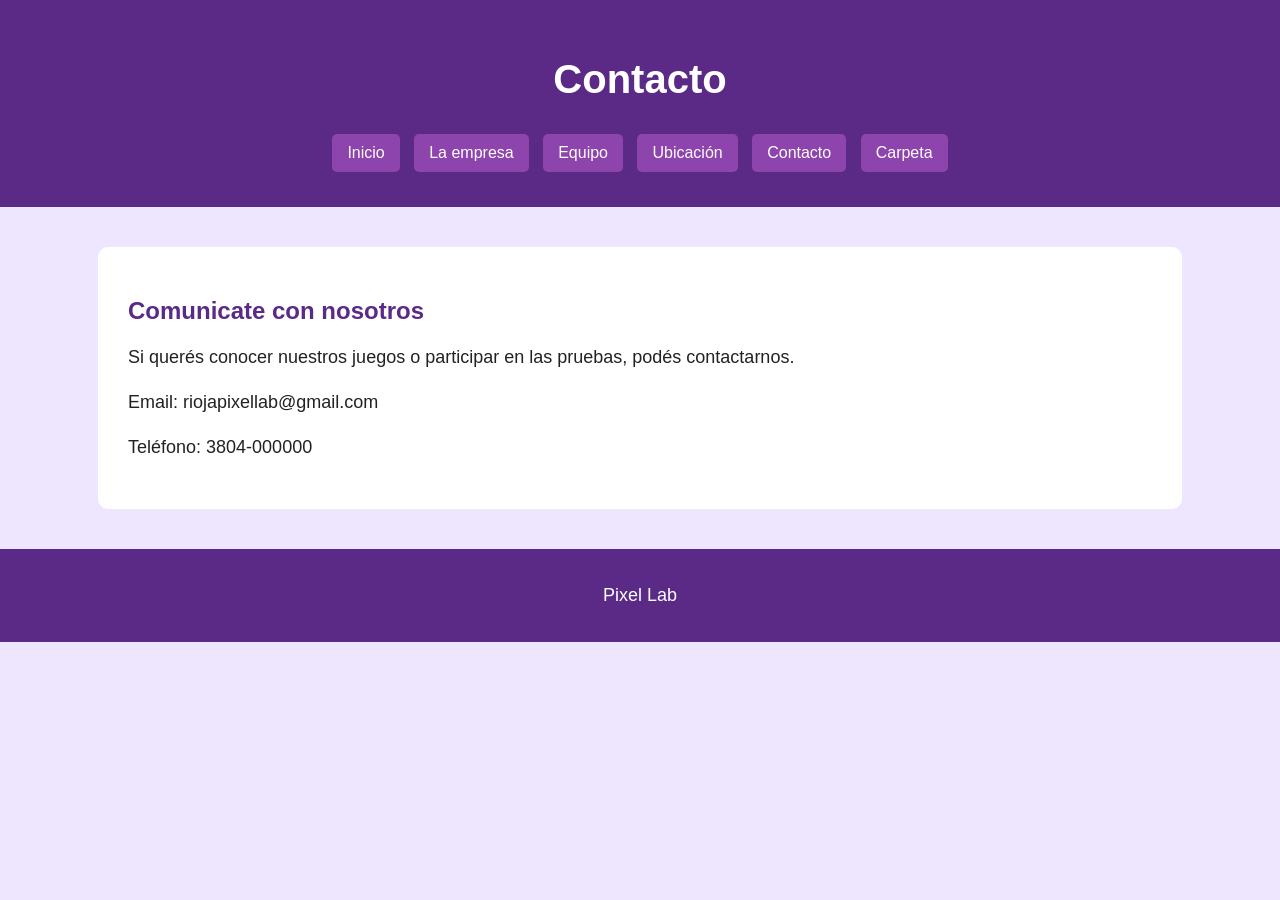
<file: Red/contacto.html>
<!DOCTYPE html>
<html lang="es">

<head>

<meta charset="UTF-8">
<title>Contacto</title>
<link rel="stylesheet" href="style.css">

</head>


<body>


<header>

<h1>Contacto</h1>


<nav>

<a href="index.html">Inicio</a>
<a href="empresa.html">La empresa</a>
<a href="equipo.html">Equipo</a>
<a href="ubicacion.html">Ubicación</a>
<a href="contacto.html">Contacto</a>
<a href="carpeta.html">Carpeta</a>
</nav>


</header>



<section>


<h2>Comunicate con nosotros</h2>


<p>
Si querés conocer nuestros juegos o participar en las pruebas,
podés contactarnos.
</p>


<p>
Email: riojapixellab@gmail.com
</p>


<p>
Teléfono: 3804-000000
</p>


</section>



<footer>

<p>Pixel Lab</p>

</footer>


</body>

</html>
</file>
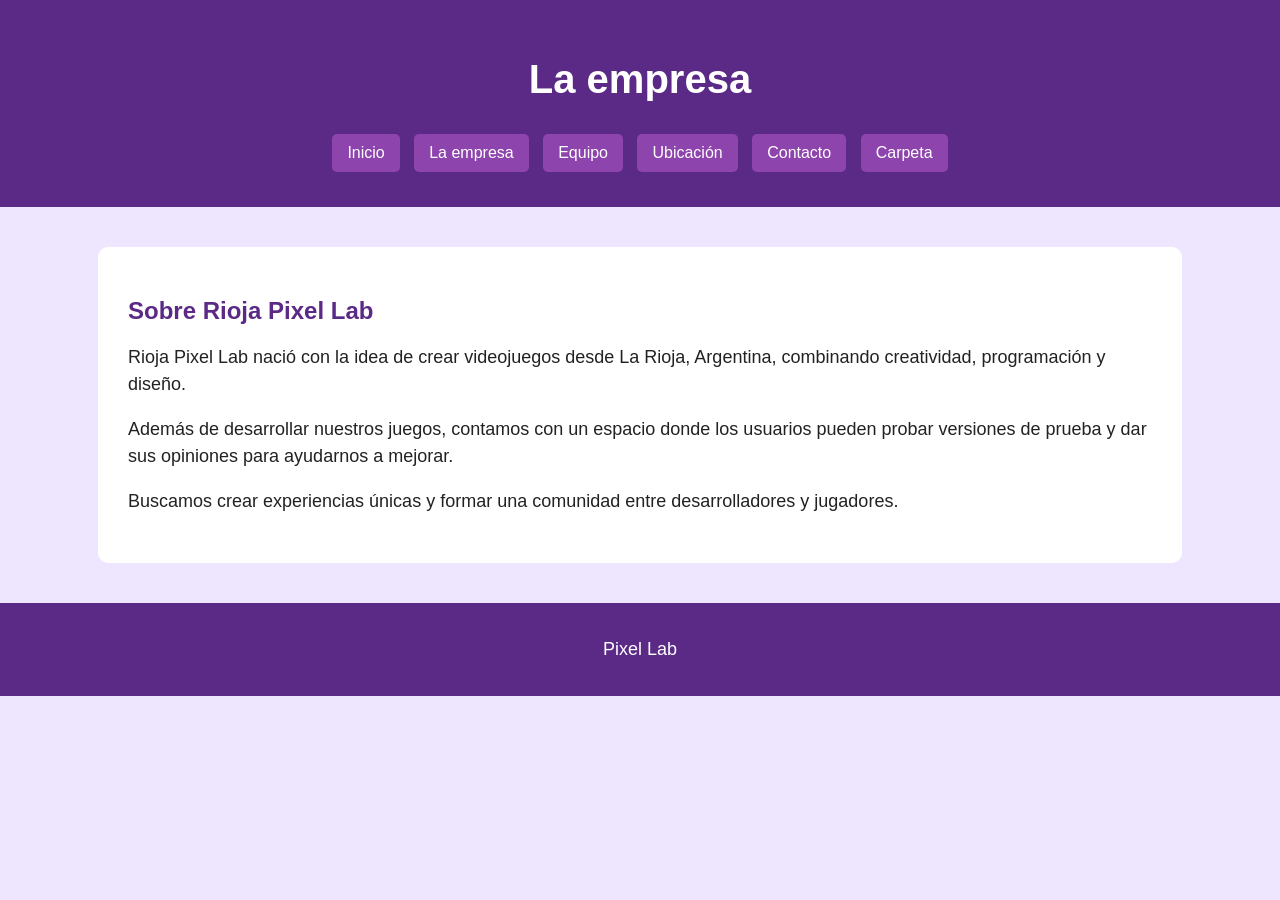
<file: Red/empresa.html>
<!DOCTYPE html>
<html lang="es">

<head>

<meta charset="UTF-8">
<title>La empresa</title>
<link rel="stylesheet" href="style.css">

</head>


<body>


<header>

<h1>La empresa</h1>


<nav>

<a href="index.html">Inicio</a>
<a href="empresa.html">La empresa</a>
<a href="equipo.html">Equipo</a>
<a href="ubicacion.html">Ubicación</a>
<a href="contacto.html">Contacto</a>
<a href="carpeta.html">Carpeta</a>
</nav>


</header>



<section>


<h2>Sobre Rioja Pixel Lab</h2>


<p>
Rioja Pixel Lab nació con la idea de crear videojuegos
desde La Rioja, Argentina, combinando creatividad,
programación y diseño.
</p>


<p>
Además de desarrollar nuestros juegos, contamos con un espacio
donde los usuarios pueden probar versiones de prueba y dar sus
opiniones para ayudarnos a mejorar.
</p>


<p>
Buscamos crear experiencias únicas y formar una comunidad
entre desarrolladores y jugadores.
</p>


</section>


<footer>

<p>Pixel Lab</p>

</footer>


</body>

</html>
</file>
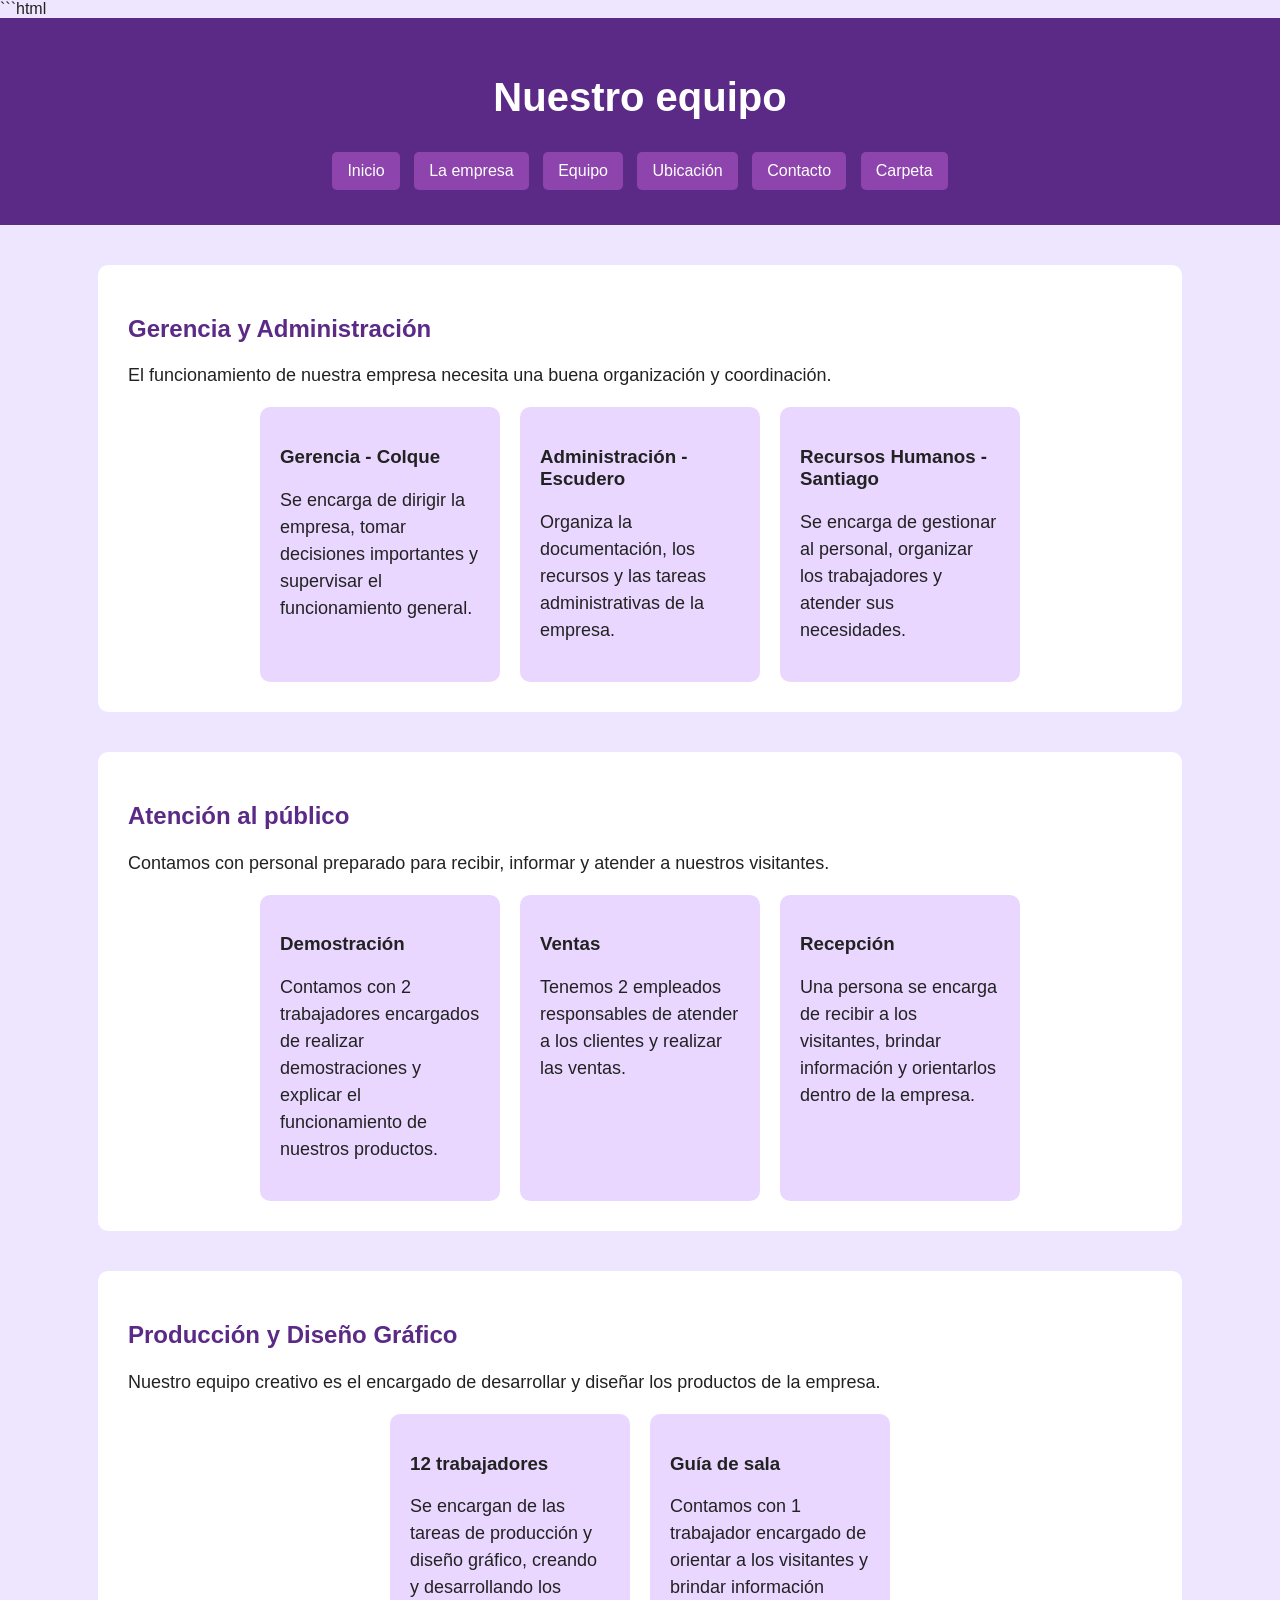
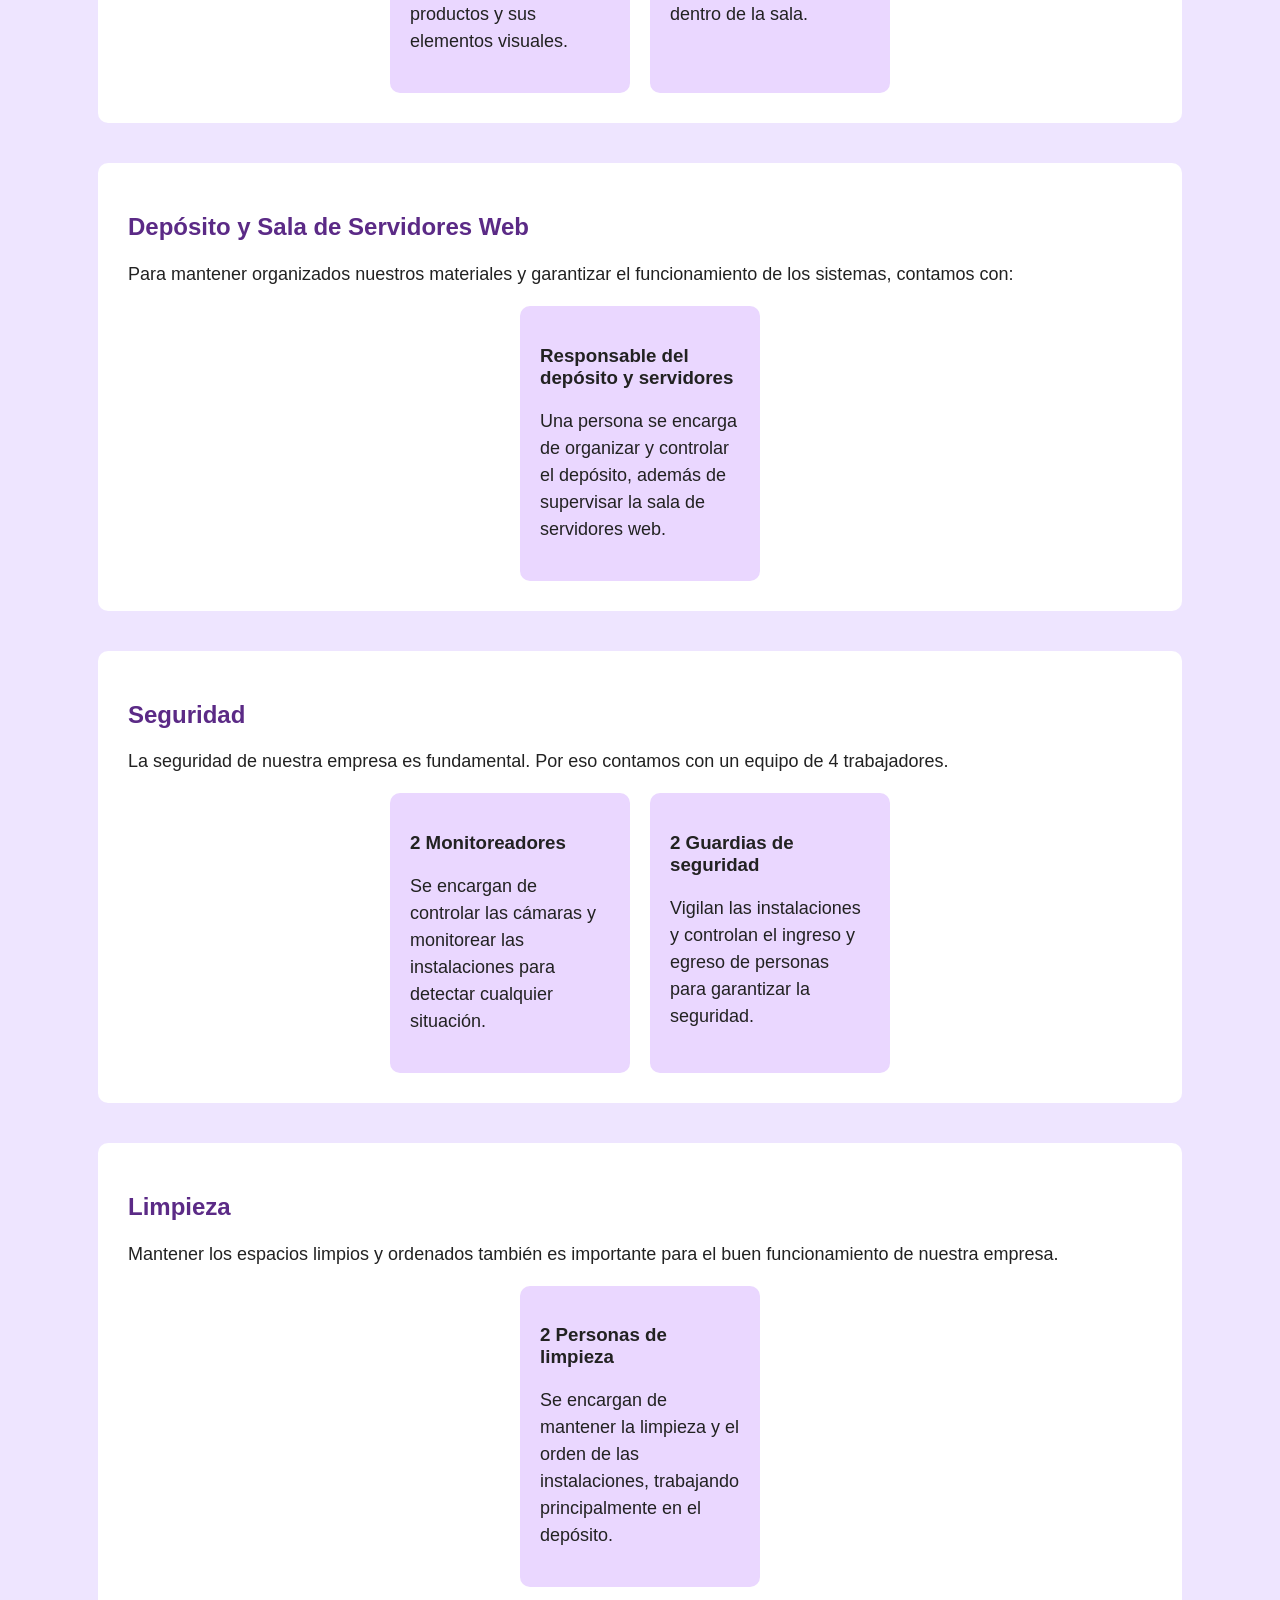
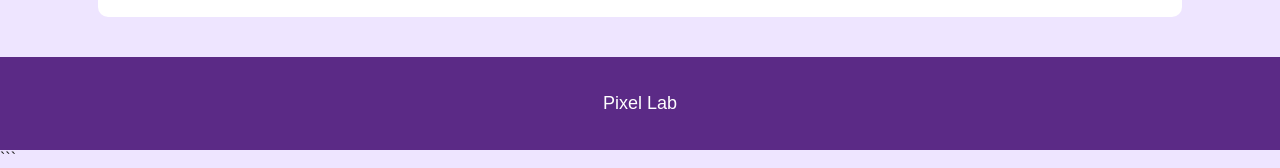
<file: Red/equipo.html>
```html
<!DOCTYPE html>
<html lang="es">

<head>

<meta charset="UTF-8">
<title>Equipo</title>
<link rel="stylesheet" href="style.css">

</head>


<body>


<header>

<h1>Nuestro equipo</h1>


<nav>

<a href="index.html">Inicio</a>
<a href="empresa.html">La empresa</a>
<a href="equipo.html">Equipo</a>
<a href="ubicacion.html">Ubicación</a>
<a href="contacto.html">Contacto</a>
<a href="carpeta.html">Carpeta</a>

</nav>


</header>


<section>

<h2>Gerencia y Administración</h2>

<p>
El funcionamiento de nuestra empresa necesita una buena organización y coordinación.
</p>


<div class="tarjetas">


<div class="tarjeta">
<h3>Gerencia - Colque</h3>
<p>
Se encarga de dirigir la empresa, tomar decisiones importantes y supervisar el funcionamiento general.
</p>
</div>


<div class="tarjeta">
<h3>Administración - Escudero</h3>
<p>
Organiza la documentación, los recursos y las tareas administrativas de la empresa.
</p>
</div>


<div class="tarjeta">
<h3>Recursos Humanos - Santiago</h3>
<p>
Se encarga de gestionar al personal, organizar los trabajadores y atender sus necesidades.
</p>
</div>


</section>


<section>

<h2>Atención al público</h2>

<p>
Contamos con personal preparado para recibir, informar y atender a nuestros visitantes.
</p>


<div class="tarjetas">


<div class="tarjeta">
<h3>Demostración</h3>
<p>
Contamos con 2 trabajadores encargados de realizar demostraciones y explicar el funcionamiento de nuestros productos.
</p>
</div>


<div class="tarjeta">
<h3>Ventas</h3>
<p>
Tenemos 2 empleados responsables de atender a los clientes y realizar las ventas.
</p>
</div>


<div class="tarjeta">
<h3>Recepción</h3>
<p>
Una persona se encarga de recibir a los visitantes, brindar información y orientarlos dentro de la empresa.
</p>
</div>


</section>


<section>

<h2>Producción y Diseño Gráfico</h2>

<p>
Nuestro equipo creativo es el encargado de desarrollar y diseñar los productos de la empresa.
</p>


<div class="tarjetas">


<div class="tarjeta">
<h3>12 trabajadores</h3>
<p>
Se encargan de las tareas de producción y diseño gráfico, creando y desarrollando los productos y sus elementos visuales.
</p>
</div>


<div class="tarjeta">
<h3>Guía de sala</h3>
<p>
Contamos con 1 trabajador encargado de orientar a los visitantes y brindar información dentro de la sala.
</p>
</div>


</section>


<section>

<h2>Depósito y Sala de Servidores Web</h2>

<p>
Para mantener organizados nuestros materiales y garantizar el funcionamiento de los sistemas, contamos con:
</p>


<div class="tarjetas">


<div class="tarjeta">
<h3>Responsable del depósito y servidores</h3>
<p>
Una persona se encarga de organizar y controlar el depósito, además de supervisar la sala de servidores web.
</p>
</div>


</section>


<section>

<h2>Seguridad</h2>

<p>
La seguridad de nuestra empresa es fundamental. Por eso contamos con un equipo de 4 trabajadores.
</p>


<div class="tarjetas">


<div class="tarjeta">
<h3>2 Monitoreadores</h3>
<p>
Se encargan de controlar las cámaras y monitorear las instalaciones para detectar cualquier situación.
</p>
</div>


<div class="tarjeta">
<h3>2 Guardias de seguridad</h3>
<p>
Vigilan las instalaciones y controlan el ingreso y egreso de personas para garantizar la seguridad.
</p>
</div>


</section>


<section>

<h2>Limpieza</h2>

<p>
Mantener los espacios limpios y ordenados también es importante para el buen funcionamiento de nuestra empresa.
</p>


<div class="tarjetas">


<div class="tarjeta">
<h3>2 Personas de limpieza</h3>
<p>
Se encargan de mantener la limpieza y el orden de las instalaciones, trabajando principalmente en el depósito.
</p>
</div>


</section>


<footer>

<p>Pixel Lab</p>

</footer>


</body>
</html>
```
</file>
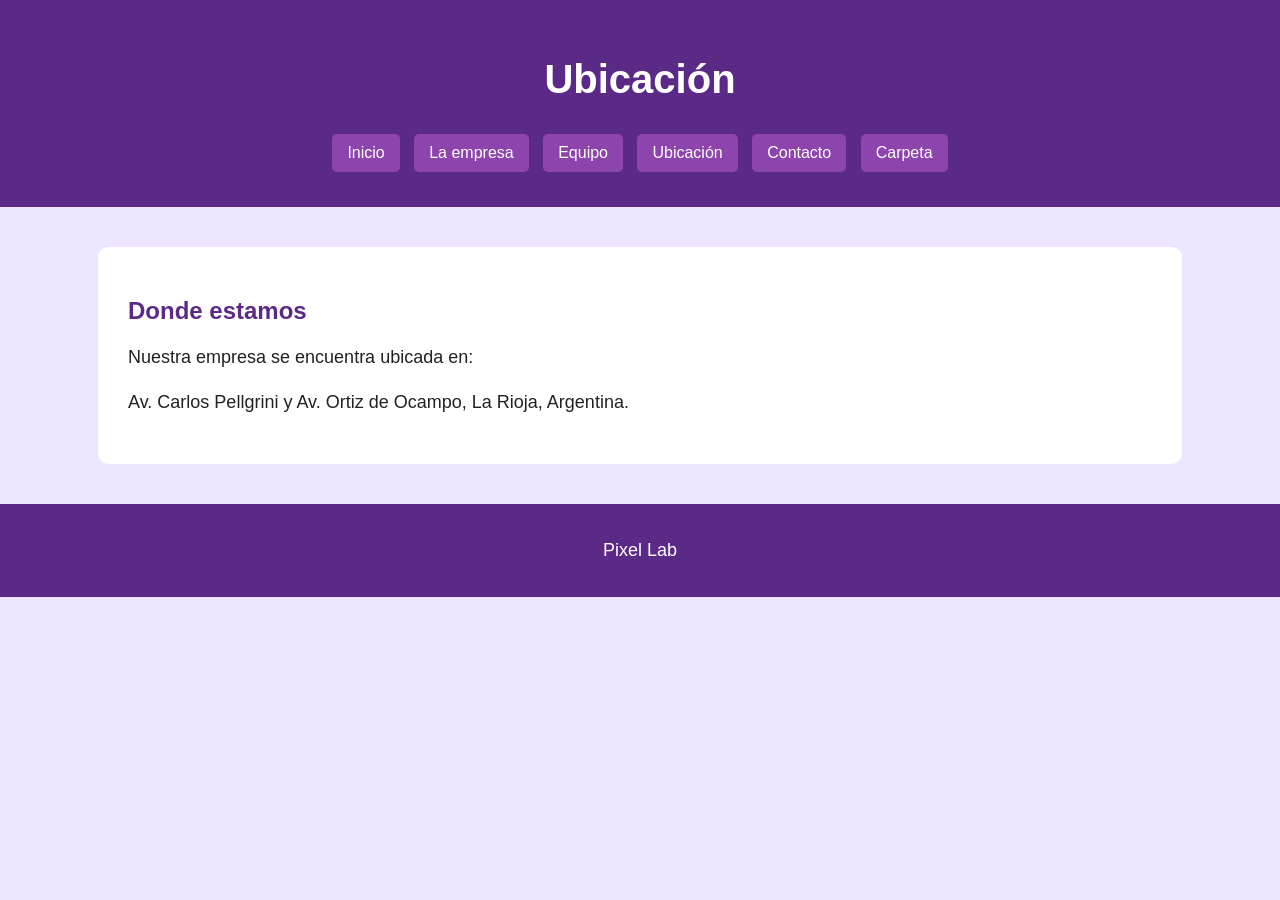
<file: Red/ubicacion.html>
<!DOCTYPE html>
<html lang="es">

<head>

<meta charset="UTF-8">
<title>Ubicación</title>
<link rel="stylesheet" href="style.css">

</head>


<body>


<header>

<h1>Ubicación</h1>


<nav>

<a href="index.html">Inicio</a>
<a href="empresa.html">La empresa</a>
<a href="equipo.html">Equipo</a>
<a href="ubicacion.html">Ubicación</a>
<a href="contacto.html">Contacto</a>
<a href="carpeta.html">Carpeta</a>
</nav>

</header>



<section>


<h2>Donde estamos</h2>


<p>
Nuestra empresa se encuentra ubicada en:
</p>


<p>

Av. Carlos Pellgrini y Av. Ortiz de Ocampo,
La Rioja, Argentina.

</p>


<p

Nuestro espacio cuenta con zonas de trabajo y lugares
donde los jugadores pueden probar nuestros videojuegos.
</p>


</section>


<footer>

<p>Pixel Lab</p>

</footer>


</body>

</html>
</file>
<file: style.css>
* {
    box-sizing: border-box;
}

body {
    background: #eee5ff;
    font-family: Arial;
    margin: 0;
    color: #222;
}

header {
    background: #5b2a86;
    color: white;
    text-align: center;
    padding: 30px;
}

h1 {
    font-size: 40px;
}

nav {
    margin-top: 20px;
    display: flex;
    justify-content: center;
    flex-wrap: wrap;
    gap: 5px;
}

nav a {
    background: #8e44ad;
    color: white;
    text-decoration: none;
    padding: 10px 15px;
    margin: 0;
    border-radius: 5px;
    display: inline-block;
}

nav a:hover {
    background: #d8a7ff;
    color: black;
}

section {
    background: white;
    width: 80%;
    margin: 40px auto;
    padding: 30px;
    border-radius: 10px;
}

h2 {
    color: #5b2a86;
}

p {
    font-size: 18px;
    line-height: 1.5;
}

.tarjetas {
    display: flex;
    justify-content: center;
    gap: 20px;
    flex-wrap: wrap;
}

.tarjeta {
    background: #ead7ff;
    padding: 20px;
    width: 200px;
    max-width: 100%;
    border-radius: 10px;
}

footer {
    background: #5b2a86;
    color: white;
    text-align: center;
    padding: 15px;
}

.wesley {
    text-align: center;
}

.tizi {
    font-size: large;
    color: black;
    background-color: #8e44ad;
    margin-left: 60px;
}

.papigaby {
    margin-left: 60px;
}

.jefe1 {
    display: flex;
    justify-content: center;
    gap: 20px;
    flex-wrap: wrap;
}

.contenedor-columnas {
    display: flex;
    gap: 20px;
    max-width: 800px;
    margin: 0 auto;
    flex-wrap: wrap;
}

.columna {
    flex: 1;
    min-width: 0;
    padding: 15px;
    text-align: center;
}

.columna img {
    width: 100%;
    height: auto;
    border-radius: 4px;
}

/* TABLETS */
@media (max-width: 768px) {

    h1 {
        font-size: 32px;
    }

    section {
        width: 90%;
        padding: 20px;
        margin: 25px auto;
    }

    .tarjetas {
        gap: 15px;
    }

    .tarjeta {
        width: 45%;
    }

    .contenedor-columnas {
        flex-direction: column;
    }

    .columna {
        width: 100%;
    }

    .tizi,
    .papigaby {
        margin-left: 0;
    }
}

/* CELULARES */
@media (max-width: 480px) {

    header {
        padding: 20px 10px;
    }

    h1 {
        font-size: 27px;
    }

    nav {
        flex-direction: column;
        align-items: stretch;
        padding: 0 15px;
    }

    nav a {
        text-align: center;
        width: 100%;
    }

    section {
        width: 94%;
        padding: 15px;
        margin: 20px auto;
    }

    h2 {
        font-size: 22px;
    }

    p {
        font-size: 16px;
    }

    .tarjetas {
        flex-direction: column;
        align-items: center;
    }

    .tarjeta {
        width: 100%;
    }

    .jefe1 {
        flex-direction: column;
        align-items: center;
    }

    .contenedor-columnas {
        flex-direction: column;
    }

    .columna {
        width: 100%;
        padding: 10px;
    }

    .tizi,
    .papigaby {
        margin-left: 0;
    }

    footer {
        padding: 15px 10px;
    }
}

img {
    max-width: 100%;
    height: auto;
}
</file>
<file: Red/style.css>
body{
background:#eee5ff;
font-family:Arial;
margin:0;
color:#222;
}
header{
background:#5b2a86;
color:white;
text-align:center;
padding:30px;
}
h1{
font-size:40px;
}
nav{
margin-top:20px;
}
nav a{
background:#8e44ad;
color:white;
text-decoration:none;
padding:10px 15px;
margin:5px;
border-radius:5px;
display:inline-block;
}
nav a:hover{
background:#d8a7ff;
color:black;
}
section{
background:white;
width:80%;
margin:40px auto;
padding:30px;
border-radius:10px;
}
h2{
color:#5b2a86;
}
p{
font-size:18px;
line-height:1.5;
}
.tarjetas{
display:flex;
justify-content:center;
gap:20px;
}
.tarjeta{
background:#ead7ff;
padding:20px;
width:200px;
border-radius:10px;
}
footer{
background:#5b2a86;
color:white;
text-align:center;
padding:15px;
}
.wesley{
    text-align: center;
}
.tizi{
    font-size: large;
color: black;
background-color: #8e44ad;
margin-left: 60px;
}
.papigaby{
    margin-left: 60px;
}
.jefe1{
display:flex;
justify-content:center;
gap:20px;    
}
.contenedor-columnas {
  display: flex;    
  gap: 20px;       
  max-width: 800px;  
  margin: 0 auto;
}
.columna {
  flex: 1;
  padding: 15px;    
  text-align: center;  
}

.columna img {
  width: 100%;    
  height: auto;       
  border-radius: 4px;
}
</file>
